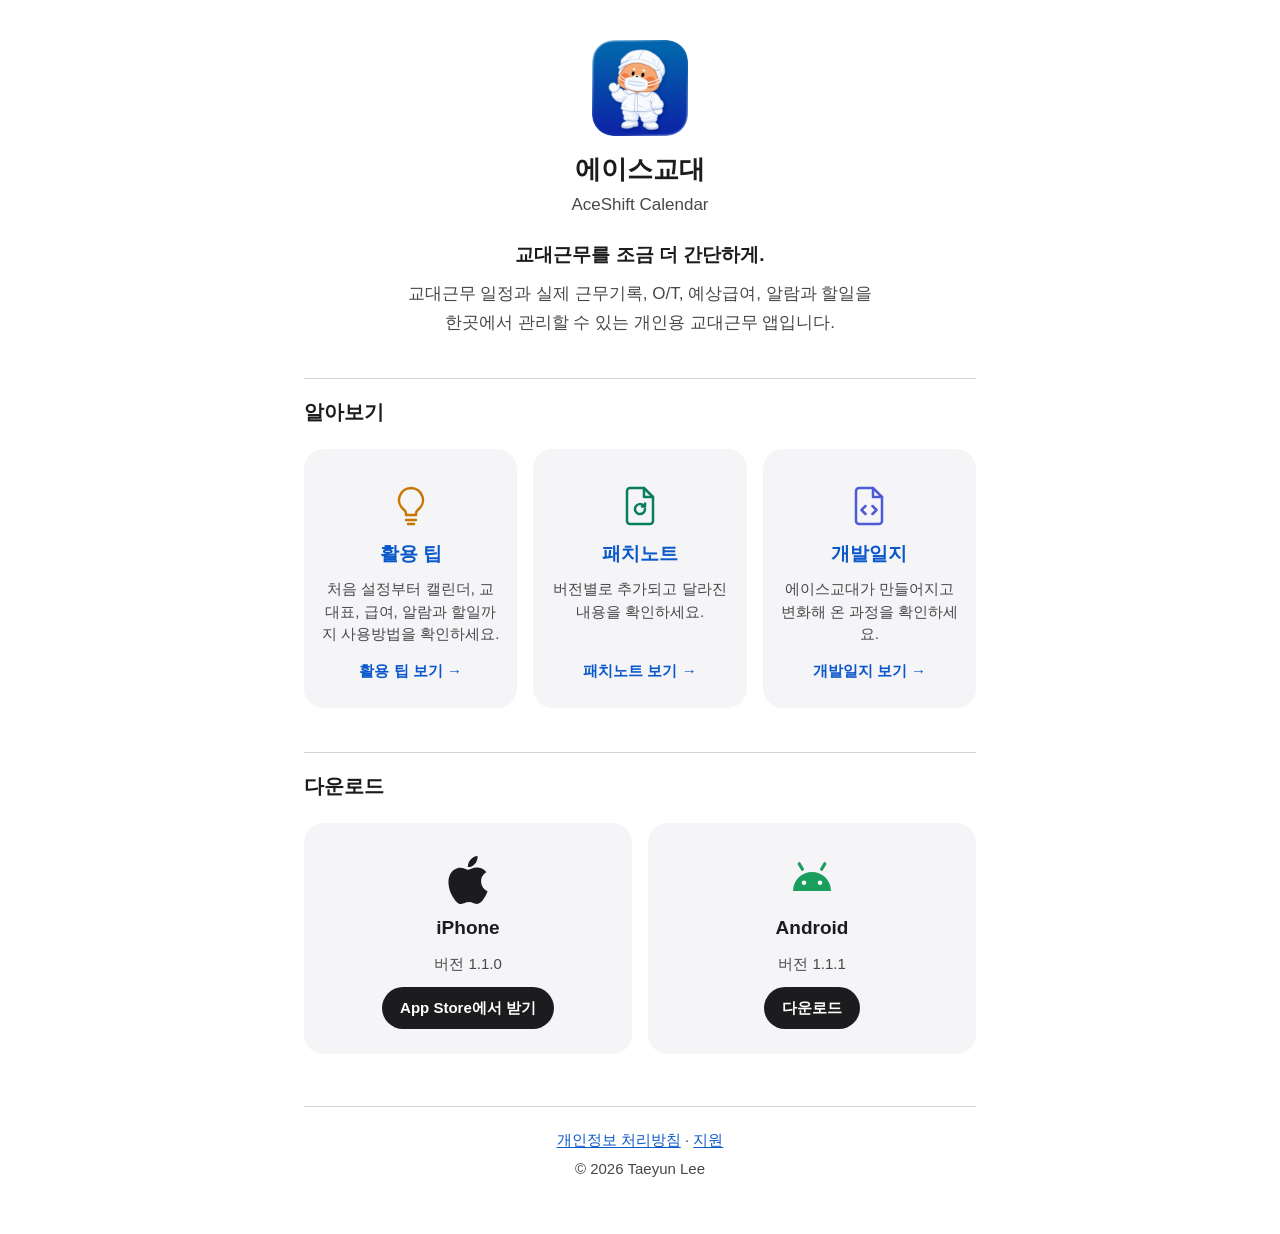
<file: index.html>
<!doctype html>
<html lang="ko">
<head>
  <meta charset="utf-8">
  <meta name="viewport" content="width=device-width, initial-scale=1">
  <title>에이스교대 (AceShift Calendar)</title>
  <link rel="stylesheet" href="./style.css">
  <link rel="stylesheet" href="./home.css?v=20261007-4">
</head>
<body>
  <header class="home-hero">
    <img class="home-hero-icon" src="./images/tips/app-icon.png" alt="" width="96" height="96">
    <h1>에이스교대</h1>
    <p class="subtitle" lang="en">AceShift Calendar</p>
    <p class="home-tagline">교대근무를 조금 더 간단하게.</p>
    <p class="home-lead">교대근무 일정과 실제 근무기록, O/T, 예상급여, 알람과 할일을 한곳에서 관리할 수 있는 개인용 교대근무 앱입니다.</p>
  </header>
  <main>
    <section aria-labelledby="learn-title">
      <h2 id="learn-title" class="home-section-title">알아보기</h2>
      <ul class="home-cards home-cards--3">
        <li>
          <a class="home-card" href="./tips.html">
            <svg class="icon-tips" viewBox="0 0 48 48" fill="none" stroke="currentColor" stroke-width="2.5" stroke-linecap="round" stroke-linejoin="round" aria-hidden="true" focusable="false"><path d="M24 6a12 12 0 0 0-7 21.7c1.3 1 2 2.4 2 3.9V33h10v-1.4c0-1.5.7-2.9 2-3.9A12 12 0 0 0 24 6z"/><path d="M19 38h10"/><path d="M21 42h6"/></svg>
            <span class="home-card-title">활용 팁</span>
            <span class="home-card-desc">처음 설정부터 캘린더, 교대표, 급여, 알람과 할일까지 사용방법을 확인하세요.</span>
            <span class="home-card-more">활용 팁 보기 →</span>
          </a>
        </li>
        <li>
          <a class="home-card" href="./patch-notes.html">
            <svg class="icon-patch" viewBox="0 0 48 48" fill="none" stroke="currentColor" stroke-width="2.5" stroke-linecap="round" stroke-linejoin="round" aria-hidden="true" focusable="false"><path d="M28 6H14a3 3 0 0 0-3 3v30a3 3 0 0 0 3 3h20a3 3 0 0 0 3-3V15z"/><path d="M28 6v9h9"/><path d="M29 27a5 5 0 1 1-1.5-3.5"/><path d="M29 21.5v3h-3"/></svg>
            <span class="home-card-title">패치노트</span>
            <span class="home-card-desc">버전별로 추가되고 달라진 내용을 확인하세요.</span>
            <span class="home-card-more">패치노트 보기 →</span>
          </a>
        </li>
        <li>
          <a class="home-card" href="./dev-log.html">
            <svg class="icon-dev" viewBox="0 0 48 48" fill="none" stroke="currentColor" stroke-width="2.5" stroke-linecap="round" stroke-linejoin="round" aria-hidden="true" focusable="false"><path d="M28 6H14a3 3 0 0 0-3 3v30a3 3 0 0 0 3 3h20a3 3 0 0 0 3-3V15z"/><path d="M28 6v9h9"/><path d="M20.5 24l-4 4 4 4"/><path d="M27.5 24l4 4-4 4"/></svg>
            <span class="home-card-title">개발일지</span>
            <span class="home-card-desc">에이스교대가 만들어지고 변화해 온 과정을 확인하세요.</span>
            <span class="home-card-more">개발일지 보기 →</span>
          </a>
        </li>
      </ul>
    </section>
    <section aria-labelledby="download-title">
      <h2 id="download-title" class="home-section-title">다운로드</h2>
      <ul class="home-cards">
        <li>
          <div class="home-card">
            <svg class="icon-apple" viewBox="0 0 24 24" fill="currentColor" aria-hidden="true" focusable="false"><path d="M12.152 6.896c-.948 0-2.415-1.078-3.96-1.04-2.04.027-3.91 1.183-4.961 3.014-2.117 3.675-.546 9.103 1.519 12.09 1.013 1.454 2.208 3.09 3.792 3.039 1.52-.065 2.09-.987 3.935-.987 1.831 0 2.35.987 3.96.948 1.637-.026 2.676-1.48 3.676-2.948 1.156-1.688 1.636-3.325 1.662-3.415-.039-.013-3.182-1.221-3.22-4.857-.026-3.04 2.48-4.494 2.597-4.559-1.429-2.09-3.623-2.324-4.39-2.376-2-.156-3.675 1.09-4.61 1.09zM15.53 3.83c.843-1.012 1.4-2.427 1.245-3.83-1.207.052-2.662.805-3.532 1.818-.78.896-1.454 2.338-1.273 3.714 1.338.104 2.715-.688 3.559-1.701"/></svg>
            <span class="home-card-title">iPhone</span>
            <span class="home-card-desc">버전 1.1.0</span>
            <a class="home-dl-btn" href="https://apps.apple.com/kr/app/%EC%97%90%EC%9D%B4%EC%8A%A4%EA%B5%90%EB%8C%80/id6818780601">App Store에서 받기</a>
          </div>
        </li>
        <li>
          <div class="home-card">
            <svg class="icon-android" viewBox="0 0 24 24" aria-hidden="true" focusable="false"><path d="M7.2 6.6 5.6 3.9M16.8 6.6l1.6-2.7" stroke="currentColor" stroke-width="1.6" stroke-linecap="round" fill="none"/><path d="M2.5 17.5a9.5 9.5 0 0 1 19 0z" fill="currentColor"/><circle cx="8" cy="13.4" r="1.15" fill="var(--home-card-bg)"/><circle cx="16" cy="13.4" r="1.15" fill="var(--home-card-bg)"/></svg>
            <span class="home-card-title">Android</span>
            <span class="home-card-desc">버전 1.1.1</span>
            <a class="home-dl-btn" href="./downloads/doodi-calender-1.1.1.apk" download type="application/vnd.android.package-archive">다운로드</a>
          </div>
        </li>
      </ul>
    </section>
  </main>
  <footer class="home-footer">
    <p><a href="./privacy.html">개인정보 처리방침</a> · <a href="./support.html">지원</a></p>
    <p>© 2026 Taeyun Lee</p>
  </footer>
</body>
</html>
</file>
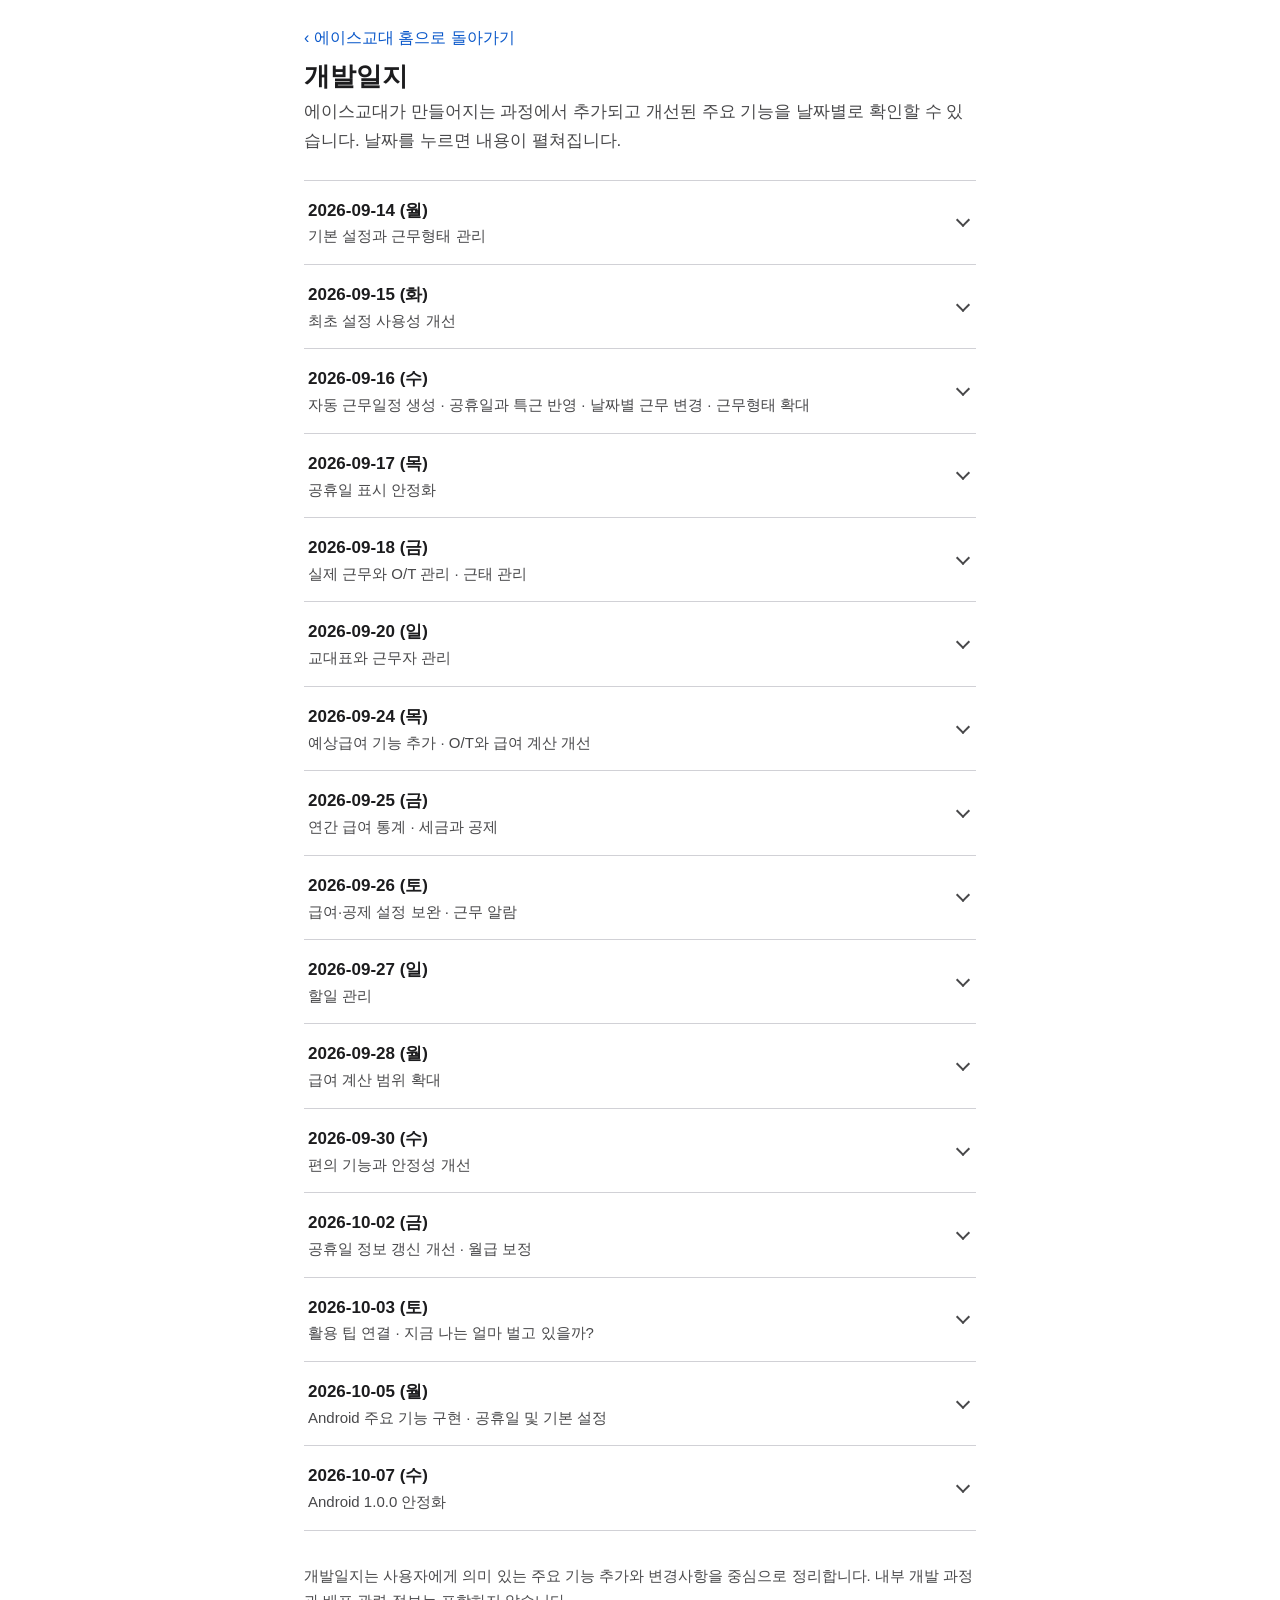
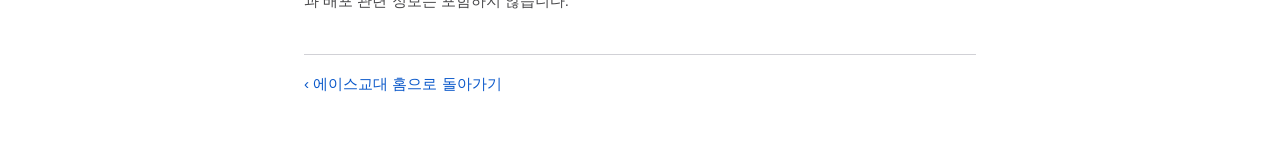
<file: dev-log.html>
<!doctype html>
<html lang="ko">
<head>
  <meta charset="utf-8">
  <meta name="viewport" content="width=device-width, initial-scale=1">
  <title>개발일지 · 에이스교대</title>
  <meta name="description" content="에이스교대에 추가되고 개선된 주요 기능을 날짜별로 정리한 개발 기록입니다.">
  <link rel="stylesheet" href="./style.css">
  <link rel="stylesheet" href="./log.css?v=20261010-1">
</head>
<body>
  <nav class="log-back" aria-label="이전 페이지"><a href="./index.html">‹ 에이스교대 홈으로 돌아가기</a></nav>
  <header>
    <h1>개발일지</h1>
    <p class="subtitle">에이스교대가 만들어지는 과정에서 추가되고 개선된 주요 기능을 날짜별로 확인할 수 있습니다. 날짜를 누르면 내용이 펼쳐집니다.</p>
  </header>
  <main>
    <section class="log-list" aria-label="날짜별 개발 기록">
      <details class="log-entry">
        <summary>
          <time datetime="2026-09-14">2026-09-14 (월)</time>
          <span class="log-topics">기본 설정과 근무형태 관리</span>
        </summary>
        <div class="log-body">
          <h3>기본 설정과 근무형태 관리</h3>
          <ul>
            <li>입사일, 근무형태, 근무조를 설정하는 최초 설정 기능을 추가했습니다.</li>
            <li>기간에 따라 달라지는 근무형태를 관리할 수 있도록 했습니다.</li>
            <li>앱을 종료한 뒤에도 설정한 근무정보가 유지되도록 구성했습니다.</li>
          </ul>
        </div>
      </details>
      <details class="log-entry">
        <summary>
          <time datetime="2026-09-15">2026-09-15 (화)</time>
          <span class="log-topics">최초 설정 사용성 개선</span>
        </summary>
        <div class="log-body">
          <h3>최초 설정 사용성 개선</h3>
          <ul>
            <li>앱 실행 시 설정 상태에 따라 최초 설정 또는 메인 화면으로 자동 이동하도록 개선했습니다.</li>
            <li>최초 설정을 단계별로 진행할 수 있도록 변경했습니다.</li>
            <li>근무형태를 바로 정하지 않고 나중에 설정할 수 있도록 했습니다.</li>
            <li>앱의 저장 정보를 직접 삭제하고 처음 상태부터 다시 설정할 수 있는 기능을 추가했습니다.</li>
          </ul>
        </div>
      </details>
      <details class="log-entry">
        <summary>
          <time datetime="2026-09-16">2026-09-16 (수)</time>
          <span class="log-topics">자동 근무일정 생성 · 공휴일과 특근 반영 · 날짜별 근무 변경 · 근무형태 확대</span>
        </summary>
        <div class="log-body">
          <h3>자동 근무일정 생성</h3>
          <ul>
            <li>4조 3교대 근무일정을 자동으로 생성하는 기능을 추가했습니다.</li>
            <li>주전근무의 기본 근무일정도 자동으로 표시하도록 했습니다.</li>
            <li>과거와 미래의 근무일정을 자동으로 확인할 수 있도록 했습니다.</li>
          </ul>
          <h3>공휴일과 특근 반영</h3>
          <ul>
            <li>대한민국 공휴일 정보를 근무일정에 반영하도록 했습니다.</li>
            <li>교대근무의 공휴일 특근과 주전근무의 공휴일 휴무를 자동으로 계산하도록 했습니다.</li>
            <li>네트워크 연결이 원활하지 않은 경우에도 기본 공휴일 정보를 사용할 수 있도록 했습니다.</li>
          </ul>
          <h3>날짜별 근무 변경</h3>
          <ul>
            <li>날짜를 선택해 근무 상세정보를 확인할 수 있게 했습니다.</li>
            <li>자동 생성된 근무와 다른 근무를 하는 경우 사용자가 직접 근무를 변경할 수 있도록 했습니다.</li>
            <li>직접 변경한 근무를 다시 원래 일정으로 되돌릴 수 있도록 했습니다.</li>
          </ul>
          <h3>근무형태 확대</h3>
          <ul>
            <li>2조 2교대와 3조 3교대 근무일정을 추가로 지원했습니다.</li>
            <li>근무형태나 근무조가 변경되어도 기존 근무 흐름이 자연스럽게 이어지도록 개선했습니다.</li>
          </ul>
        </div>
      </details>
      <details class="log-entry">
        <summary>
          <time datetime="2026-09-17">2026-09-17 (목)</time>
          <span class="log-topics">공휴일 표시 안정화</span>
        </summary>
        <div class="log-body">
          <h3>공휴일 표시 안정화</h3>
          <ul>
            <li>설날·추석·신정 및 대체공휴일의 명칭과 판정을 개선했습니다.</li>
            <li>일부 대체공휴일이 잘못된 명칭으로 표시되는 문제를 수정했습니다.</li>
          </ul>
        </div>
      </details>
      <details class="log-entry">
        <summary>
          <time datetime="2026-09-18">2026-09-18 (금)</time>
          <span class="log-topics">실제 근무와 O/T 관리 · 근태 관리</span>
        </summary>
        <div class="log-body">
          <h3>실제 근무와 O/T 관리</h3>
          <ul>
            <li>실제 출퇴근시간을 기록할 수 있도록 했습니다.</li>
            <li>자정을 넘기는 근무시간도 입력할 수 있도록 지원했습니다.</li>
            <li>실제 근로시간과 휴게시간을 계산할 수 있도록 했습니다.</li>
            <li>O/T, 휴일근로, 야간근로 등의 시간을 관리할 수 있도록 했습니다.</li>
          </ul>
          <h3>근태 관리</h3>
          <ul>
            <li>연차, 반차, 교육, 예비군 등 다양한 근태를 기록할 수 있도록 했습니다.</li>
            <li>예정 근무와 실제 근무, 근태를 함께 반영한 근무시간 계산을 지원했습니다.</li>
            <li>주간·월간 근무 통계를 확인할 수 있도록 했습니다.</li>
          </ul>
        </div>
      </details>
      <details class="log-entry">
        <summary>
          <time datetime="2026-09-20">2026-09-20 (일)</time>
          <span class="log-topics">교대표와 근무자 관리</span>
        </summary>
        <div class="log-body">
          <h3>교대표와 근무자 관리</h3>
          <ul>
            <li>주전근무와 2조 2교대, 3조 3교대, 4조 3교대의 조별 근무일정을 확인할 수 있도록 했습니다.</li>
            <li>함께 근무하는 사람의 이름, 직책, 상세 직무, 전화번호를 관리할 수 있도록 했습니다.</li>
            <li>근무자 검색과 그룹 분류 기능을 추가했습니다.</li>
            <li>근무자와 그룹의 표시 순서를 직접 변경할 수 있도록 했습니다.</li>
            <li>저장된 전화번호를 이용해 전화 또는 메시지로 연결할 수 있도록 했습니다.</li>
          </ul>
        </div>
      </details>
      <details class="log-entry">
        <summary>
          <time datetime="2026-09-24">2026-09-24 (목)</time>
          <span class="log-topics">예상급여 기능 추가 · O/T와 급여 계산 개선</span>
        </summary>
        <div class="log-body">
          <h3>예상급여 기능 추가</h3>
          <ul>
            <li>사용자가 입력한 시급과 근무기록을 기준으로 예상급여를 계산할 수 있도록 했습니다.</li>
            <li>기본급, O/T, 인센티브, 연월차, 기타수당을 관리할 수 있도록 했습니다.</li>
            <li>급여연도와 지급월을 기준으로 급여 정보를 관리할 수 있도록 했습니다.</li>
          </ul>
          <h3>O/T와 급여 계산 개선</h3>
          <ul>
            <li>근무형태가 변경되는 경우 급여조건이 적용되는 시점을 정리했습니다.</li>
            <li>O/T가 발생한 시점의 급여조건을 기준으로 금액이 계산되도록 개선했습니다.</li>
            <li>날짜별 상세 화면에서도 예상 O/T 금액을 확인할 수 있도록 했습니다.</li>
            <li>연월차 금액과 이월내역 계산을 개선했습니다.</li>
          </ul>
        </div>
      </details>
      <details class="log-entry">
        <summary>
          <time datetime="2026-09-25">2026-09-25 (금)</time>
          <span class="log-topics">연간 급여 통계 · 세금과 공제</span>
        </summary>
        <div class="log-body">
          <h3>연간 급여 통계</h3>
          <ul>
            <li>연도별 예상급여 내역을 한 화면에서 확인할 수 있도록 했습니다.</li>
            <li>월급, 인센티브, 연월차, 기타수당을 연간 기준으로 확인할 수 있도록 했습니다.</li>
            <li>지급 전 예상금액과 현재까지의 지급내역을 구분해 확인할 수 있도록 했습니다.</li>
          </ul>
          <h3>세금과 공제</h3>
          <ul>
            <li>예상 근로소득세와 지방소득세 계산 기능을 추가했습니다.</li>
            <li>국민연금, 건강보험, 장기요양보험, 고용보험 계산을 지원했습니다.</li>
            <li>사용자가 직접 추가 공제항목을 등록할 수 있도록 했습니다.</li>
            <li>공제 후 예상 실수령액을 확인할 수 있도록 했습니다.</li>
          </ul>
        </div>
      </details>
      <details class="log-entry">
        <summary>
          <time datetime="2026-09-26">2026-09-26 (토)</time>
          <span class="log-topics">급여·공제 설정 보완 · 근무 알람</span>
        </summary>
        <div class="log-body">
          <h3>급여·공제 설정 보완</h3>
          <ul>
            <li>반복 공제와 회사 지원금 관련 설정을 추가했습니다.</li>
            <li>특정 급여에 세금 추가공제 또는 환급금액을 직접 입력할 수 있도록 했습니다.</li>
            <li>과거 급여 설정과 향후 급여 설정이 서로 잘못 영향을 주지 않도록 개선했습니다.</li>
          </ul>
          <h3>근무 알람</h3>
          <ul>
            <li>근무일정에 맞춰 자동으로 알람을 설정할 수 있도록 했습니다.</li>
            <li>근무별로 여러 개의 알람을 등록할 수 있도록 했습니다.</li>
            <li>이번 근무와 다음 근무의 알람을 확인할 수 있도록 했습니다.</li>
            <li>공휴일 제외, 특정 요일, 정시 알람 등 다양한 설정을 지원했습니다.</li>
            <li>근무일정이 변경되면 관련 알람도 자동으로 다시 맞춰지도록 했습니다.</li>
          </ul>
        </div>
      </details>
      <details class="log-entry">
        <summary>
          <time datetime="2026-09-27">2026-09-27 (일)</time>
          <span class="log-topics">할일 관리</span>
        </summary>
        <div class="log-body">
          <h3>할일 관리</h3>
          <ul>
            <li>개인 할일을 작성하고 관리할 수 있는 기능을 추가했습니다.</li>
            <li>중요도, 납기일, 메모를 설정할 수 있도록 했습니다.</li>
            <li>오늘, 내일, 기한초과, 완료한 할일을 구분해 확인할 수 있도록 했습니다.</li>
            <li>캘린더 날짜와 할일을 함께 확인할 수 있도록 했습니다.</li>
            <li>반복 할일과 여러 개의 알림을 지원했습니다.</li>
            <li>하나의 할일을 여러 단계로 나누는 세부 할일 기능을 추가했습니다.</li>
          </ul>
        </div>
      </details>
      <details class="log-entry">
        <summary>
          <time datetime="2026-09-28">2026-09-28 (월)</time>
          <span class="log-topics">급여 계산 범위 확대</span>
        </summary>
        <div class="log-body">
          <h3>급여 계산 범위 확대</h3>
          <ul>
            <li>월급 외 별도로 지급되는 금액의 예상 세금 계산을 개선했습니다.</li>
            <li>과거 연도의 세금과 보험료 기준을 이용한 예상 계산 범위를 확대했습니다.</li>
            <li>반복수당의 지급일 설정을 보완했습니다.</li>
            <li>과거 공휴일 정보를 이용한 급여일 계산을 개선했습니다.</li>
          </ul>
        </div>
      </details>
      <details class="log-entry">
        <summary>
          <time datetime="2026-09-30">2026-09-30 (수)</time>
          <span class="log-topics">편의 기능과 안정성 개선</span>
        </summary>
        <div class="log-body">
          <h3>편의 기능과 안정성 개선</h3>
          <ul>
            <li>동료의 근태를 관리할 수 있는 기능을 추가했습니다.</li>
            <li>반복 할일에서 여러 근무형태를 동시에 선택할 수 있도록 했습니다.</li>
            <li>반복 할일의 세부 할일을 템플릿으로 사용할 수 있도록 했습니다.</li>
            <li>여러 할일을 한 번에 삭제하거나 밀어서 삭제할 수 있도록 했습니다.</li>
            <li>날짜별 메모 작성과 검색 기능을 추가했습니다.</li>
            <li>급여·보험·공제 금액 입력 시 큰 금액을 보다 쉽게 확인할 수 있도록 개선했습니다.</li>
            <li>공휴일이 중복 적용되는 일부 경우를 개선했습니다.</li>
          </ul>
        </div>
      </details>
      <details class="log-entry">
        <summary>
          <time datetime="2026-10-02">2026-10-02 (금)</time>
          <span class="log-topics">공휴일 정보 갱신 개선 · 월급 보정</span>
        </summary>
        <div class="log-body">
          <h3>공휴일 정보 갱신 개선</h3>
          <ul>
            <li>공휴일 정보를 보다 안정적으로 갱신하도록 구조를 개선했습니다.</li>
            <li>최신 정보를 가져오지 못하는 경우에도 앱에 저장된 공휴일 정보를 계속 사용할 수 있도록 했습니다.</li>
            <li>오래된 공휴일 정보가 더 최신 정보로 잘못 교체되는 상황을 방지했습니다.</li>
          </ul>
          <h3>월급 보정</h3>
          <ul>
            <li>특정 지급월의 예상 월급에 추가 또는 차감 금액을 직접 반영할 수 있는 ‘월급 보정’ 기능을 추가했습니다.</li>
            <li>여러 개의 보정항목과 양수·음수 금액을 지원합니다.</li>
            <li>보정된 월급을 기준으로 기존 세금과 보험, 공제 계산이 함께 적용됩니다.</li>
          </ul>
        </div>
      </details>
      <details class="log-entry">
        <summary>
          <time datetime="2026-10-03">2026-10-03 (토)</time>
          <span class="log-topics">활용 팁 연결 · 지금 나는 얼마 벌고 있을까?</span>
        </summary>
        <div class="log-body">
          <h3>활용 팁 연결</h3>
          <ul>
            <li>앱에서 활용 팁 페이지를 바로 열 수 있도록 연결했습니다.</li>
            <li>처음 설정부터 캘린더, 교대표, 급여, 알람, 할일까지 주요 기능의 사용방법을 앱에서 쉽게 확인할 수 있도록 했습니다.</li>
          </ul>
          <h3>지금 나는 얼마 벌고 있을까?</h3>
          <ul>
            <li>현재 근무시간과 설정한 시급을 바탕으로 지금까지의 예상 수입을 실시간으로 확인할 수 있는 기능을 추가했습니다.</li>
            <li>근무시간과 O/T, 야간·특근 구간에 따라 예상 금액이 실시간으로 변하도록 구성했습니다.</li>
          </ul>
        </div>
      </details>
      <details class="log-entry">
        <summary>
          <time datetime="2026-10-05">2026-10-05 (월)</time>
          <span class="log-topics">Android 주요 기능 구현 · 공휴일 및 기본 설정</span>
        </summary>
        <div class="log-body">
          <h3>Android 주요 기능 구현</h3>
          <ul>
            <li>Android에서도 교대근무 캘린더와 교대표, 실제근무, O/T, 근태 등 주요 근무관리 기능을 사용할 수 있도록 구현했습니다.</li>
            <li>예상급여와 세금·공제, 연간통계 등 급여 관련 기능을 함께 구현했습니다.</li>
            <li>근무 알람과 할일, 반복·세부할일 등 일상 관리 기능을 Android 환경에 맞게 구성했습니다.</li>
          </ul>
          <h3>공휴일 및 기본 설정</h3>
          <ul>
            <li>대한민국 공휴일 정보를 Android에서도 확인할 수 있도록 공휴일 기능을 구현했습니다.</li>
            <li>NAS 서버를 통한 공휴일 정보 갱신 구조를 연동했습니다.</li>
            <li>앱 설정과 사용자 데이터 초기화 기능을 함께 구현했습니다.</li>
          </ul>
        </div>
      </details>
      <details class="log-entry">
        <summary>
          <time datetime="2026-10-07">2026-10-07 (수)</time>
          <span class="log-topics">Android 1.0.0 안정화</span>
        </summary>
        <div class="log-body">
          <h3>Android 1.0.0 안정화</h3>
          <ul>
            <li>주요 기능 구현을 마치고 신규 기능 추가보다 실사용 테스트와 안정화 작업에 집중하는 단계로 전환했습니다.</li>
            <li>실제 사용 흐름을 기준으로 주요 기능과 화면 동작을 점검하고 수정했습니다.</li>
            <li>정식 버전 배포를 위한 Android 1.0.0 Release Candidate 검증을 시작했습니다.</li>
          </ul>
        </div>
      </details>
    </section>
    <p class="log-note">개발일지는 사용자에게 의미 있는 주요 기능 추가와 변경사항을 중심으로 정리합니다. 내부 개발 과정과 배포 관련 정보는 포함하지 않습니다.</p>
  </main>
  <footer>
    <a href="./index.html">‹ 에이스교대 홈으로 돌아가기</a>
  </footer>
</body>
</html>
</file>
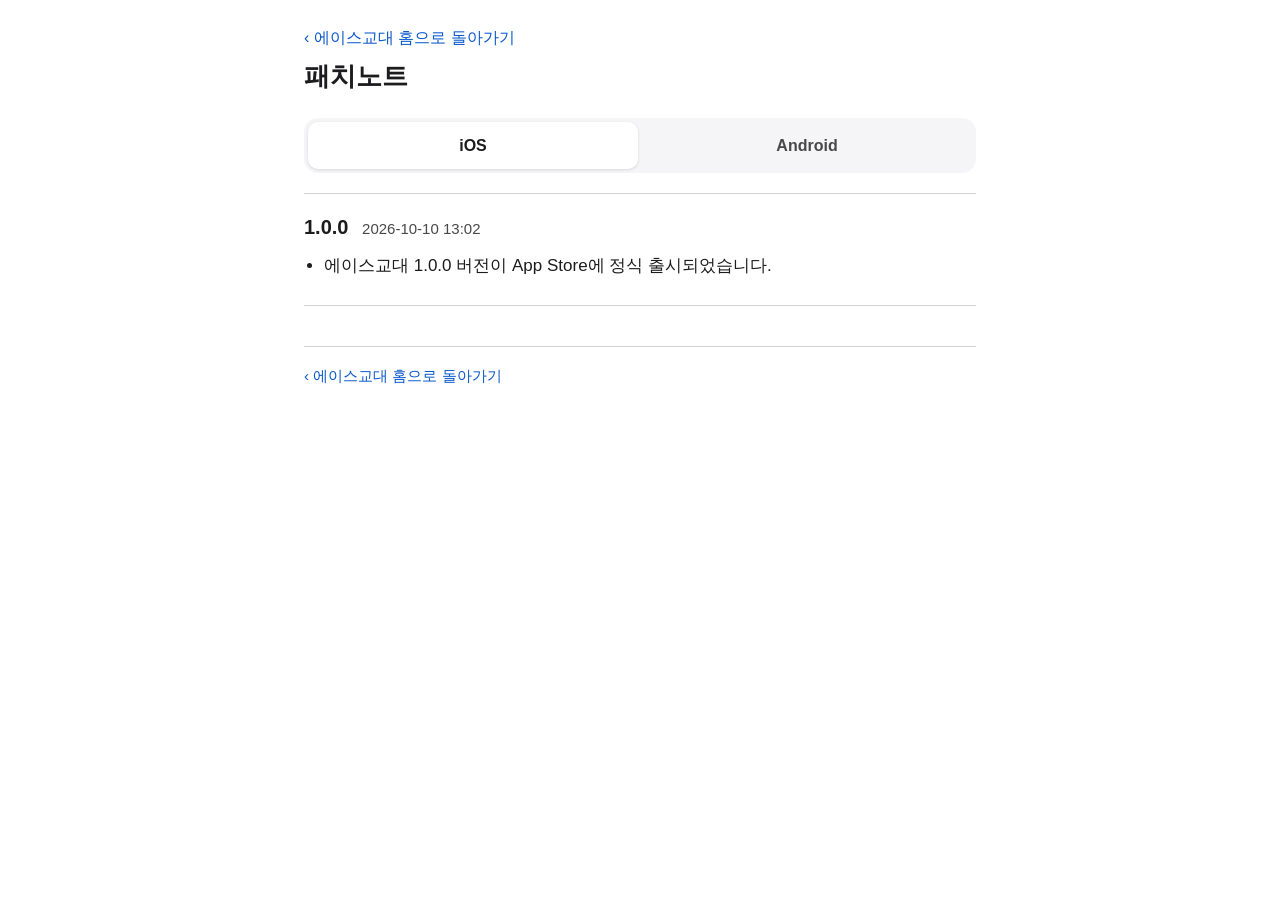
<file: patch-notes.html>
<!doctype html>
<html lang="ko">
<head>
  <meta charset="utf-8">
  <meta name="viewport" content="width=device-width, initial-scale=1">
  <title>패치노트 · 에이스교대</title>
  <meta name="description" content="에이스교대 버전별 변경사항입니다.">
  <link rel="stylesheet" href="./style.css">
  <link rel="stylesheet" href="./log.css?v=20261010-1">
</head>
<body>
  <nav class="log-back" aria-label="이전 페이지"><a href="./index.html">‹ 에이스교대 홈으로 돌아가기</a></nav>
  <header>
    <h1>패치노트</h1>
  </header>
  <main>
    <div class="patch-tabs" role="tablist" aria-label="플랫폼">
      <button type="button" role="tab" id="tab-ios" aria-controls="panel-ios" aria-selected="true">iOS</button>
      <button type="button" role="tab" id="tab-android" aria-controls="panel-android" aria-selected="false" tabindex="-1">Android</button>
    </div>
    <!-- 변경사항은 각 패널 안에 아래 형식으로 최신 버전이 위에 오도록 추가 (id는 패널마다 겹치지 않게)
    <section class="patch-entry" aria-labelledby="ios-1-0-1">
      <h2 id="ios-1-0-1">1.0.1 <time datetime="YYYY-MM-DD">YYYY-MM-DD</time></h2>
      <ul><li>변경 내용</li></ul>
    </section>
    -->
    <section class="patch-panel" id="panel-ios" role="tabpanel" aria-labelledby="tab-ios">
      <section class="patch-entry" aria-labelledby="ios-1-0-0">
        <h2 id="ios-1-0-0">1.0.0 <time datetime="2026-10-10T13:02+09:00">2026-10-10 13:02</time></h2>
        <ul><li>에이스교대 1.0.0 버전이 App Store에 정식 출시되었습니다.</li></ul>
      </section>
    </section>
    <section class="patch-panel" id="panel-android" role="tabpanel" aria-labelledby="tab-android" hidden>
      <section class="patch-entry" aria-labelledby="android-1-1-0">
        <h2 id="android-1-1-0">1.1.0 <time datetime="2026-10-12T04:43+09:00">2026-10-12 04:43</time></h2>
        <ul>
          <li>근무자 직급 추가 및 등록·수정 화면 개선</li>
          <li>근무자 소속 근무조 변경 기능 추가</li>
          <li>근무자·그룹 정보 백업 및 복원 기능 추가</li>
          <li>근무자 스와이프 삭제 및 드래그 정렬 지원</li>
          <li>그룹 관리 및 근무자 수정 기능 개선</li>
          <li>근무코드 표시 이름 사용자 지정 기능 추가</li>
          <li>교대표 근무조 빠른 이동 기능 추가</li>
          <li>알람 표시 및 권한 처리 개선</li>
          <li>앱 업데이트 확인 기능 추가</li>
          <li>기타 UI 개선 및 안정성 향상</li>
        </ul>
      </section>
    </section>
  </main>
  <script>
    // 상단 탭 전환 (#android 주소로 열면 Android 탭부터 표시)
    (() => {
      const tabs = [...document.querySelectorAll('.patch-tabs [role="tab"]')];
      const select = (tab, focus) => {
        for (const t of tabs) {
          const on = t === tab;
          t.setAttribute("aria-selected", on);
          t.tabIndex = on ? 0 : -1;
          document.getElementById(t.getAttribute("aria-controls")).hidden = !on;
        }
        if (focus) tab.focus();
        history.replaceState(null, "", tab.id === "tab-android" ? "#android" : location.pathname);
      };
      tabs.forEach((t, i) => {
        t.addEventListener("click", () => select(t));
        t.addEventListener("keydown", (e) => {
          const d = e.key === "ArrowRight" ? 1 : e.key === "ArrowLeft" ? -1 : 0;
          if (d) { e.preventDefault(); select(tabs[(i + d + tabs.length) % tabs.length], true); }
        });
      });
      if (location.hash === "#android") select(tabs[1]);
    })();
  </script>
  <footer>
    <a href="./index.html">‹ 에이스교대 홈으로 돌아가기</a>
  </footer>
</body>
</html>
</file>
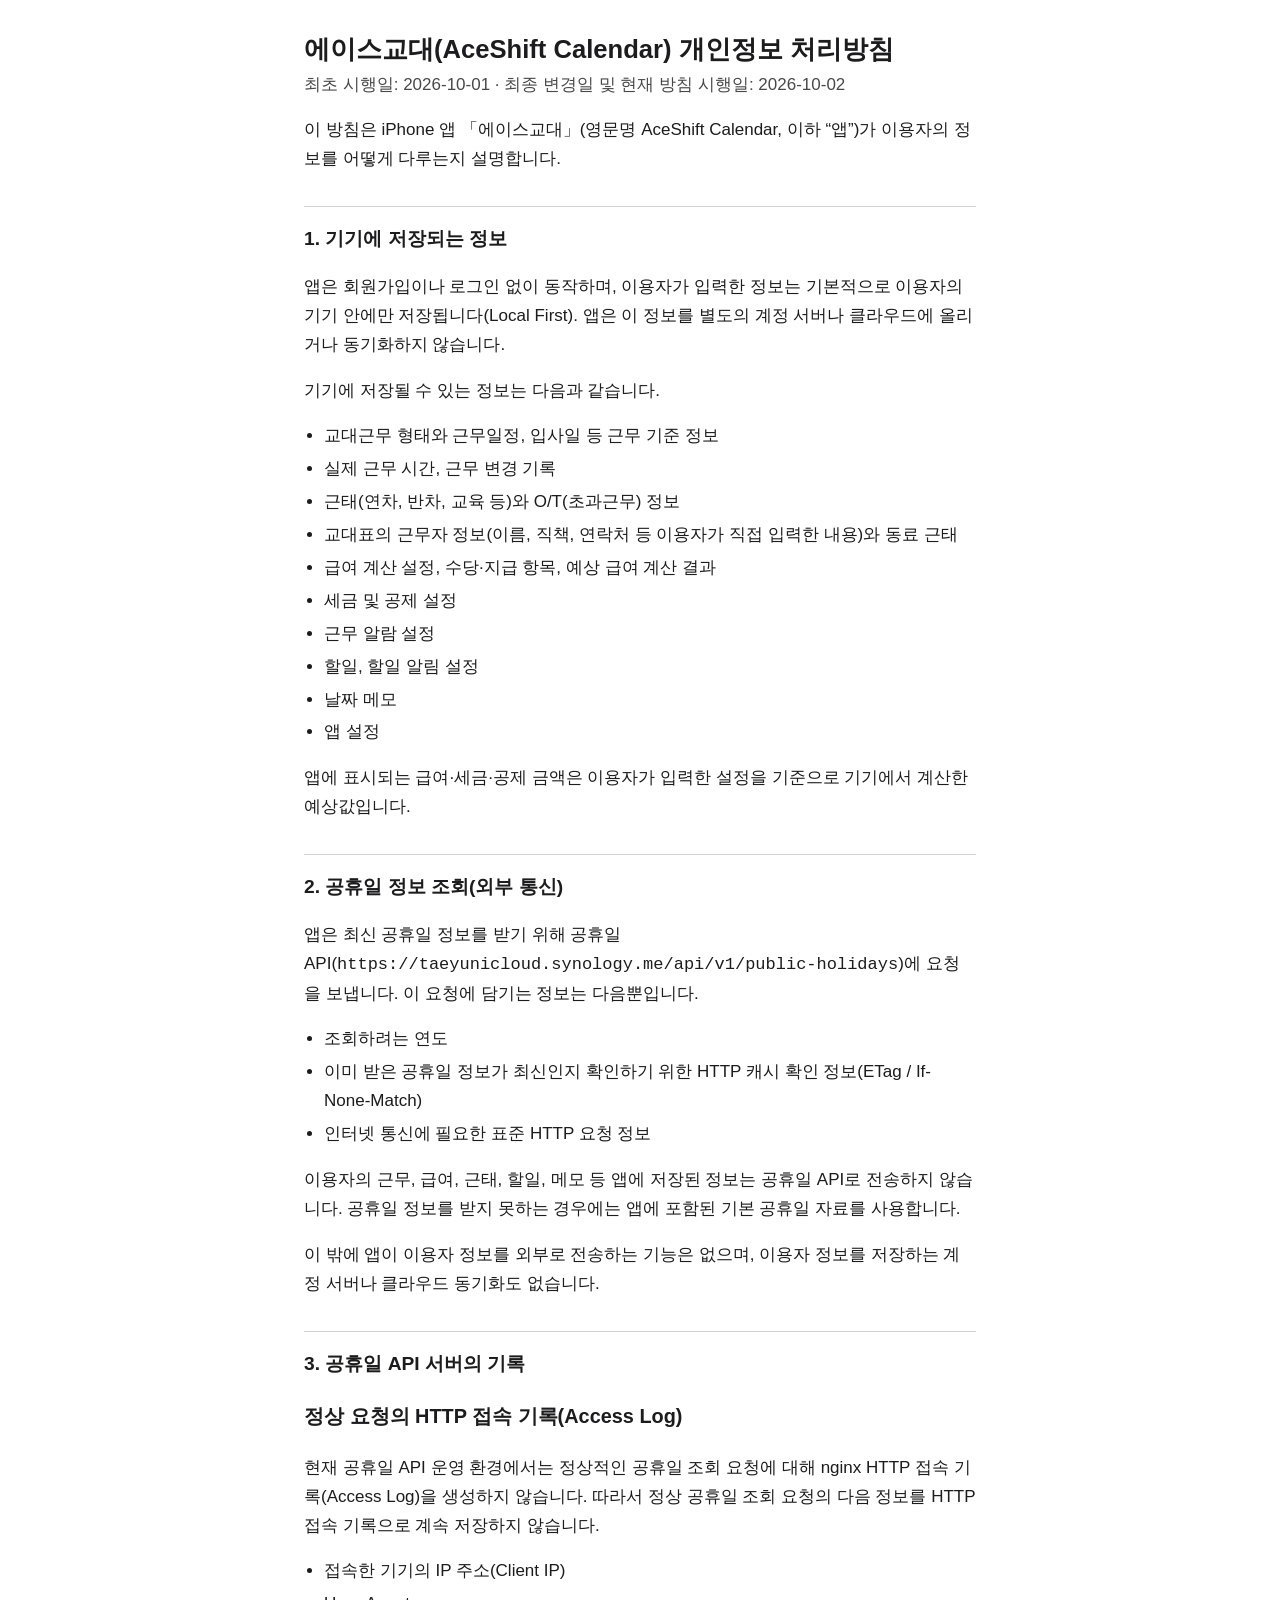
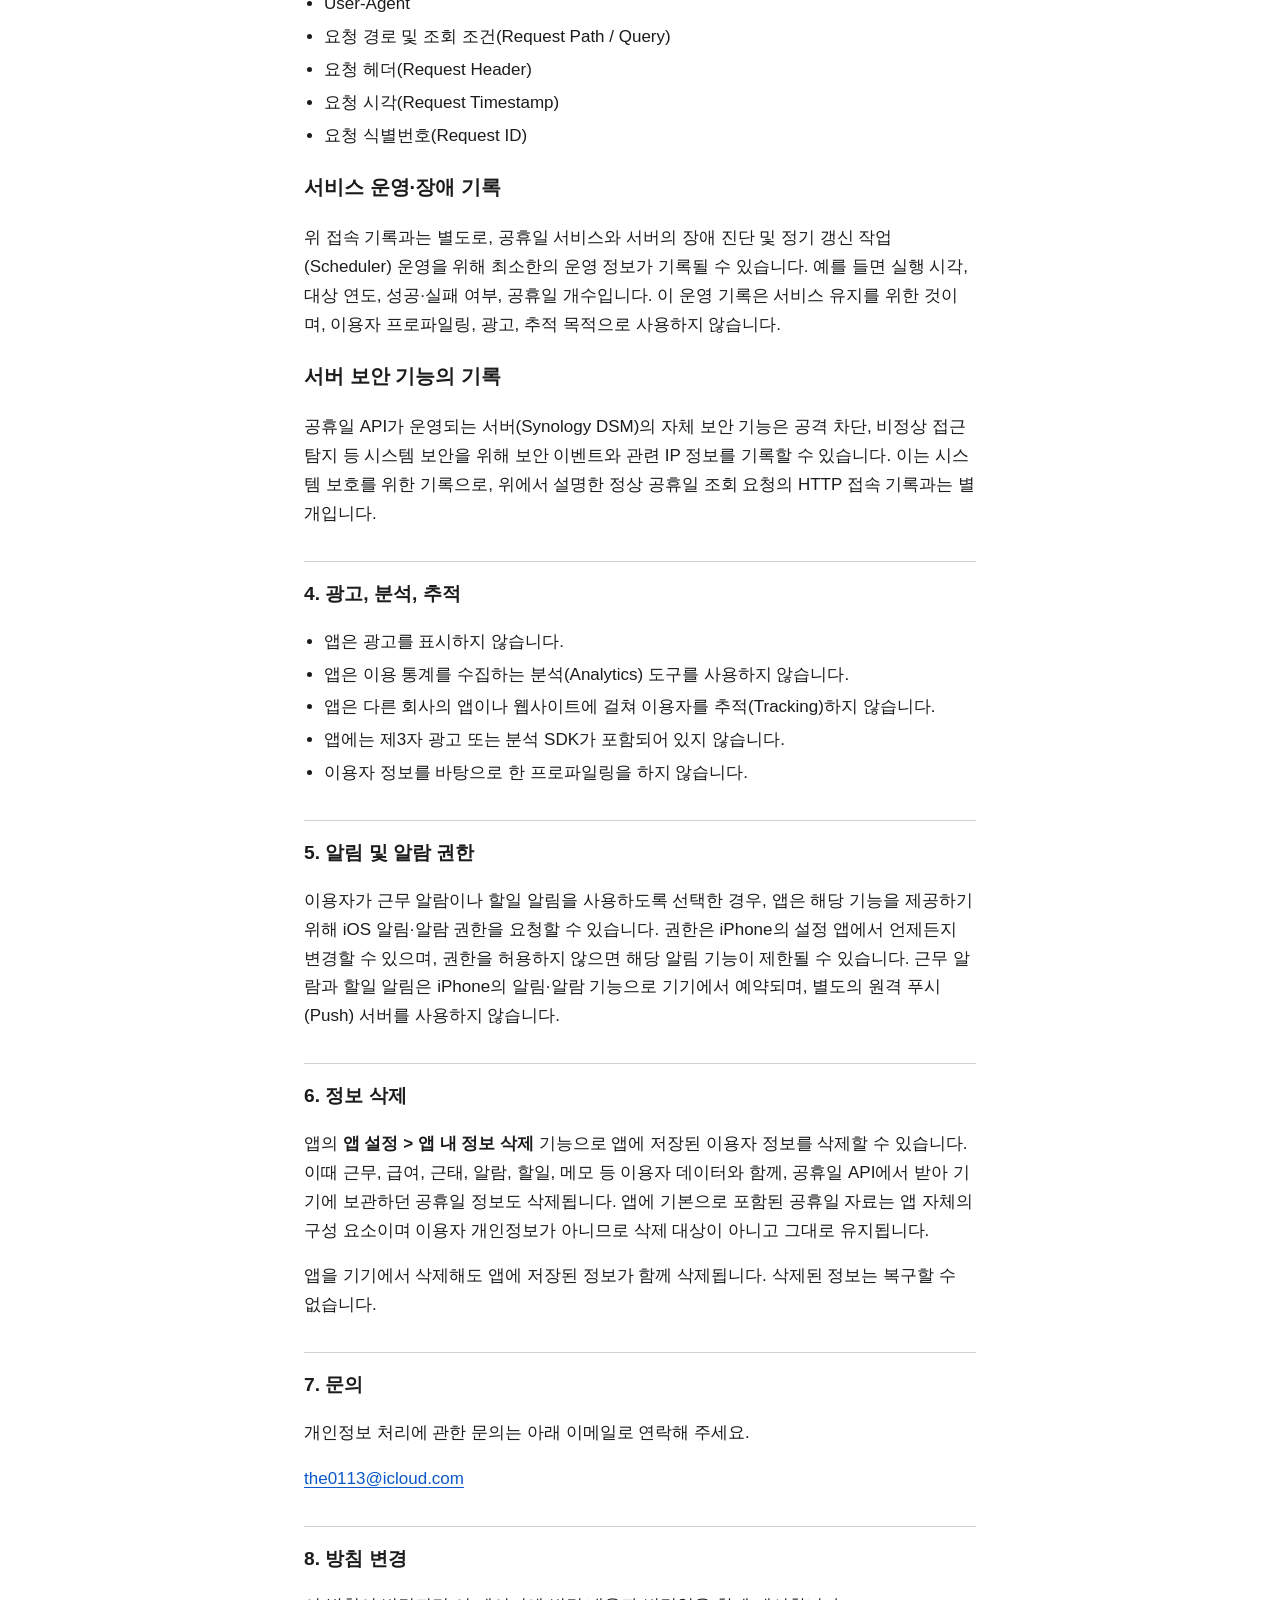
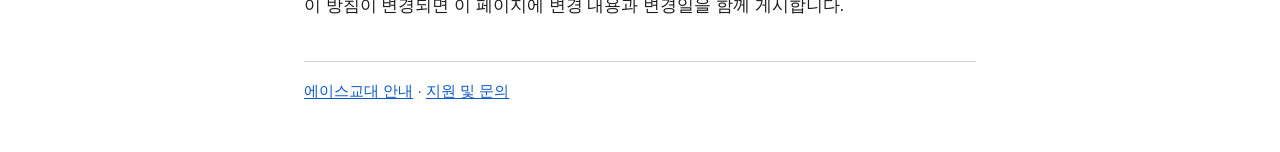
<file: privacy.html>
<!doctype html>
<html lang="ko">
<head>
  <meta charset="utf-8">
  <meta name="viewport" content="width=device-width, initial-scale=1">
  <title>에이스교대(AceShift Calendar) 개인정보 처리방침</title>
  <link rel="stylesheet" href="./style.css">
</head>
<body>
  <header>
    <h1>에이스교대(AceShift Calendar) 개인정보 처리방침</h1>
    <p class="updated">최초 시행일: 2026-10-01 · 최종 변경일 및 현재 방침 시행일: 2026-10-02</p>
  </header>
  <main>
    <p>이 방침은 iPhone 앱 「에이스교대」(영문명 AceShift Calendar, 이하 “앱”)가 이용자의 정보를 어떻게 다루는지 설명합니다.</p>

    <section>
      <h2>1. 기기에 저장되는 정보</h2>
      <p>앱은 회원가입이나 로그인 없이 동작하며, 이용자가 입력한 정보는 기본적으로 이용자의 기기 안에만 저장됩니다(Local First). 앱은 이 정보를 별도의 계정 서버나 클라우드에 올리거나 동기화하지 않습니다.</p>
      <p>기기에 저장될 수 있는 정보는 다음과 같습니다.</p>
      <ul>
        <li>교대근무 형태와 근무일정, 입사일 등 근무 기준 정보</li>
        <li>실제 근무 시간, 근무 변경 기록</li>
        <li>근태(연차, 반차, 교육 등)와 O/T(초과근무) 정보</li>
        <li>교대표의 근무자 정보(이름, 직책, 연락처 등 이용자가 직접 입력한 내용)와 동료 근태</li>
        <li>급여 계산 설정, 수당·지급 항목, 예상 급여 계산 결과</li>
        <li>세금 및 공제 설정</li>
        <li>근무 알람 설정</li>
        <li>할일, 할일 알림 설정</li>
        <li>날짜 메모</li>
        <li>앱 설정</li>
      </ul>
      <p>앱에 표시되는 급여·세금·공제 금액은 이용자가 입력한 설정을 기준으로 기기에서 계산한 예상값입니다.</p>
    </section>

    <section>
      <h2>2. 공휴일 정보 조회(외부 통신)</h2>
      <p>앱은 최신 공휴일 정보를 받기 위해 공휴일 API(<code>https://taeyunicloud.synology.me/api/v1/public-holidays</code>)에 요청을 보냅니다. 이 요청에 담기는 정보는 다음뿐입니다.</p>
      <ul>
        <li>조회하려는 연도</li>
        <li>이미 받은 공휴일 정보가 최신인지 확인하기 위한 HTTP 캐시 확인 정보(ETag / If-None-Match)</li>
        <li>인터넷 통신에 필요한 표준 HTTP 요청 정보</li>
      </ul>
      <p>이용자의 근무, 급여, 근태, 할일, 메모 등 앱에 저장된 정보는 공휴일 API로 전송하지 않습니다. 공휴일 정보를 받지 못하는 경우에는 앱에 포함된 기본 공휴일 자료를 사용합니다.</p>
      <p>이 밖에 앱이 이용자 정보를 외부로 전송하는 기능은 없으며, 이용자 정보를 저장하는 계정 서버나 클라우드 동기화도 없습니다.</p>
    </section>

    <section>
      <h2>3. 공휴일 API 서버의 기록</h2>
      <h3>정상 요청의 HTTP 접속 기록(Access Log)</h3>
      <p>현재 공휴일 API 운영 환경에서는 정상적인 공휴일 조회 요청에 대해 nginx HTTP 접속 기록(Access Log)을 생성하지 않습니다. 따라서 정상 공휴일 조회 요청의 다음 정보를 HTTP 접속 기록으로 계속 저장하지 않습니다.</p>
      <ul>
        <li>접속한 기기의 IP 주소(Client IP)</li>
        <li>User-Agent</li>
        <li>요청 경로 및 조회 조건(Request Path / Query)</li>
        <li>요청 헤더(Request Header)</li>
        <li>요청 시각(Request Timestamp)</li>
        <li>요청 식별번호(Request ID)</li>
      </ul>
      <h3>서비스 운영·장애 기록</h3>
      <p>위 접속 기록과는 별도로, 공휴일 서비스와 서버의 장애 진단 및 정기 갱신 작업(Scheduler) 운영을 위해 최소한의 운영 정보가 기록될 수 있습니다. 예를 들면 실행 시각, 대상 연도, 성공·실패 여부, 공휴일 개수입니다. 이 운영 기록은 서비스 유지를 위한 것이며, 이용자 프로파일링, 광고, 추적 목적으로 사용하지 않습니다.</p>
      <h3>서버 보안 기능의 기록</h3>
      <p>공휴일 API가 운영되는 서버(Synology DSM)의 자체 보안 기능은 공격 차단, 비정상 접근 탐지 등 시스템 보안을 위해 보안 이벤트와 관련 IP 정보를 기록할 수 있습니다. 이는 시스템 보호를 위한 기록으로, 위에서 설명한 정상 공휴일 조회 요청의 HTTP 접속 기록과는 별개입니다.</p>
    </section>

    <section>
      <h2>4. 광고, 분석, 추적</h2>
      <ul>
        <li>앱은 광고를 표시하지 않습니다.</li>
        <li>앱은 이용 통계를 수집하는 분석(Analytics) 도구를 사용하지 않습니다.</li>
        <li>앱은 다른 회사의 앱이나 웹사이트에 걸쳐 이용자를 추적(Tracking)하지 않습니다.</li>
        <li>앱에는 제3자 광고 또는 분석 SDK가 포함되어 있지 않습니다.</li>
        <li>이용자 정보를 바탕으로 한 프로파일링을 하지 않습니다.</li>
      </ul>
    </section>

    <section>
      <h2>5. 알림 및 알람 권한</h2>
      <p>이용자가 근무 알람이나 할일 알림을 사용하도록 선택한 경우, 앱은 해당 기능을 제공하기 위해 iOS 알림·알람 권한을 요청할 수 있습니다. 권한은 iPhone의 설정 앱에서 언제든지 변경할 수 있으며, 권한을 허용하지 않으면 해당 알림 기능이 제한될 수 있습니다. 근무 알람과 할일 알림은 iPhone의 알림·알람 기능으로 기기에서 예약되며, 별도의 원격 푸시(Push) 서버를 사용하지 않습니다.</p>
    </section>

    <section>
      <h2>6. 정보 삭제</h2>
      <p>앱의 <strong>앱 설정 &gt; 앱 내 정보 삭제</strong> 기능으로 앱에 저장된 이용자 정보를 삭제할 수 있습니다. 이때 근무, 급여, 근태, 알람, 할일, 메모 등 이용자 데이터와 함께, 공휴일 API에서 받아 기기에 보관하던 공휴일 정보도 삭제됩니다. 앱에 기본으로 포함된 공휴일 자료는 앱 자체의 구성 요소이며 이용자 개인정보가 아니므로 삭제 대상이 아니고 그대로 유지됩니다.</p>
      <p>앱을 기기에서 삭제해도 앱에 저장된 정보가 함께 삭제됩니다. 삭제된 정보는 복구할 수 없습니다.</p>
    </section>

    <section>
      <h2>7. 문의</h2>
      <p>개인정보 처리에 관한 문의는 아래 이메일로 연락해 주세요.</p>
      <p><a href="mailto:the0113@icloud.com">the0113@icloud.com</a></p>
    </section>

    <section>
      <h2>8. 방침 변경</h2>
      <p>이 방침이 변경되면 이 페이지에 변경 내용과 변경일을 함께 게시합니다.</p>
    </section>
  </main>
  <footer>
    <a href="./index.html">에이스교대 안내</a> · <a href="./support.html">지원 및 문의</a>
  </footer>
</body>
</html>
</file>
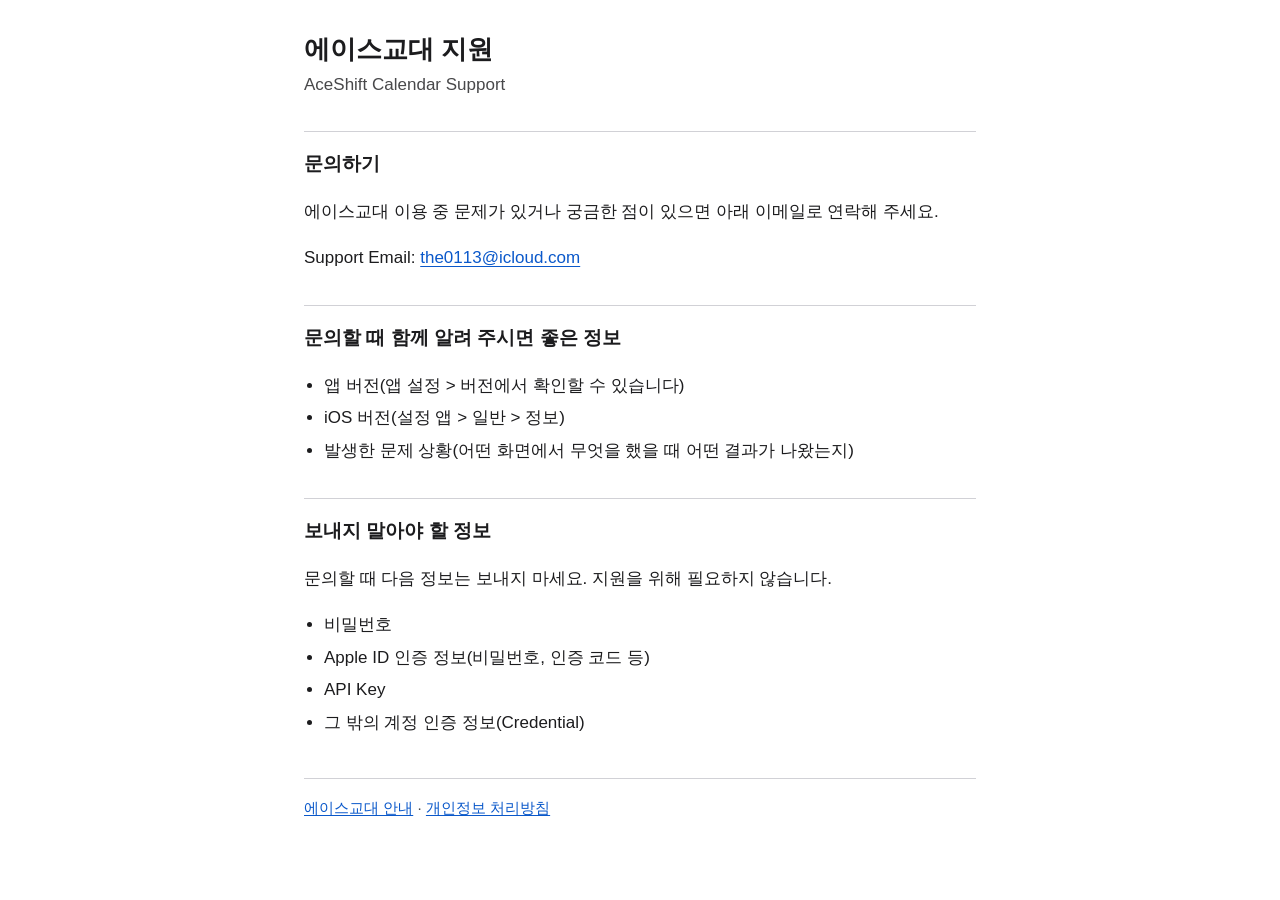
<file: support.html>
<!doctype html>
<html lang="ko">
<head>
  <meta charset="utf-8">
  <meta name="viewport" content="width=device-width, initial-scale=1">
  <title>에이스교대(AceShift Calendar) 지원</title>
  <link rel="stylesheet" href="./style.css">
</head>
<body>
  <header>
    <h1>에이스교대 지원</h1>
    <p class="subtitle" lang="en">AceShift Calendar Support</p>
  </header>
  <main>
    <section>
      <h2>문의하기</h2>
      <p>에이스교대 이용 중 문제가 있거나 궁금한 점이 있으면 아래 이메일로 연락해 주세요.</p>
      <p>Support Email: <a href="mailto:the0113@icloud.com">the0113@icloud.com</a></p>
    </section>

    <section>
      <h2>문의할 때 함께 알려 주시면 좋은 정보</h2>
      <ul>
        <li>앱 버전(앱 설정 &gt; 버전에서 확인할 수 있습니다)</li>
        <li>iOS 버전(설정 앱 &gt; 일반 &gt; 정보)</li>
        <li>발생한 문제 상황(어떤 화면에서 무엇을 했을 때 어떤 결과가 나왔는지)</li>
      </ul>
    </section>

    <section>
      <h2>보내지 말아야 할 정보</h2>
      <p>문의할 때 다음 정보는 보내지 마세요. 지원을 위해 필요하지 않습니다.</p>
      <ul>
        <li>비밀번호</li>
        <li>Apple ID 인증 정보(비밀번호, 인증 코드 등)</li>
        <li>API Key</li>
        <li>그 밖의 계정 인증 정보(Credential)</li>
      </ul>
    </section>
  </main>
  <footer>
    <a href="./index.html">에이스교대 안내</a> · <a href="./privacy.html">개인정보 처리방침</a>
  </footer>
</body>
</html>
</file>
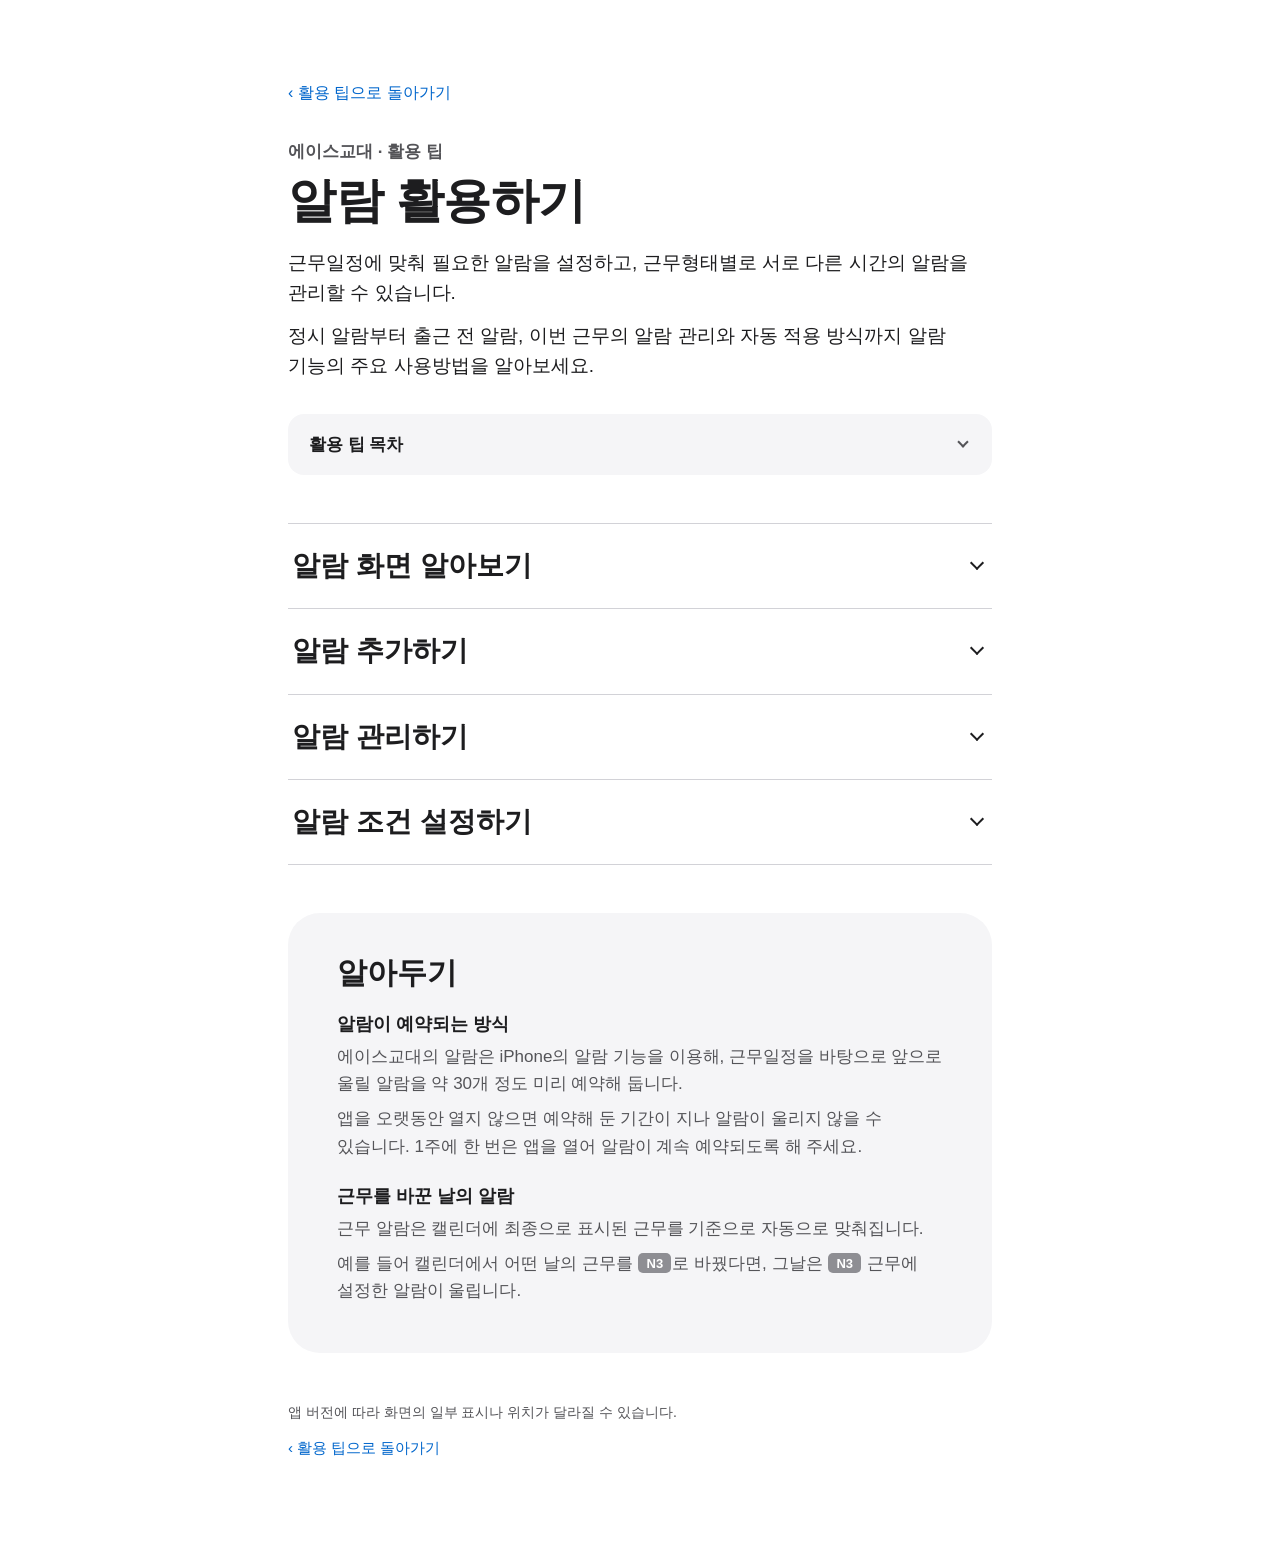
<file: tips-alarm.html>
<!doctype html>
<html lang="ko">
<head>
  <meta charset="utf-8">
  <meta name="viewport" content="width=device-width, initial-scale=1">
  <meta name="color-scheme" content="light dark">
  <title>알람 활용하기 · 활용 팁</title>
  <meta name="description" content="에이스교대에서 근무일정에 맞춘 알람을 추가하고 관리하는 방법과 알람 설정을 안내합니다.">
  <link rel="stylesheet" href="./tips.css?v=20261002-13">
  <script src="./tips.js?v=20261002-6" defer></script>
</head>
<body>
  <div class="page doc">
    <nav class="doc-back" aria-label="이전 페이지">
      <a href="./tips.html">‹ 활용 팁으로 돌아가기</a>
    </nav>

    <header class="doc-header">
      <p class="hero-eyebrow">에이스교대 · 활용 팁</p>
      <h1>알람 활용하기</h1>
      <p class="doc-intro">근무일정에 맞춰 필요한 알람을 설정하고, 근무형태별로 서로 다른 시간의 알람을 관리할 수 있습니다.</p>
      <p class="doc-intro">정시 알람부터 출근 전 알람, 이번 근무의 알람 관리와 자동 적용 방식까지 알람 기능의 주요 사용방법을 알아보세요.</p>
    </header>

    <details class="toc">
      <summary>활용 팁 목차</summary>
      <nav aria-label="활용 팁 목차">
        <ul>
          <li><a href="./tips-start.html">처음 시작하기</a></li>
          <li><a href="./tips-calendar.html">캘린더</a></li>
          <li><a href="./tips-roster.html">교대표</a></li>
          <li><a href="./tips-payroll.html">급여</a></li>
          <li><span aria-current="page">알람</span></li>
          <li><a href="./tips-todo.html">할일</a></li>
        </ul>
      </nav>
    </details>

    <main class="features" aria-label="알람 기능별 사용법">
      <details class="feature" id="alarm-view">
        <summary><h2>알람 화면 알아보기</h2></summary>
        <div class="carousel" data-carousel>
          <ol class="slides" tabindex="0" aria-label="알람 화면 알아보기 단계, 좌우로 넘겨 보세요">
              <li class="slide" id="alarm-view-1" aria-roledescription="단계" aria-label="1 / 1">
                <div class="slide-text">
                  <p class="slide-step">1 / 1</p>
                  <h3>설정한 알람을 근무별로 한눈에 확인합니다</h3>
                  <p>알람 화면에서는 설정한 알람을 근무형태별 그룹으로 나누어 확인할 수 있습니다. 근무 알람은 <span class="cal-badge cal-badge--inline cal-badge--d">D</span> <span class="cal-badge cal-badge--inline cal-badge--m">M</span> <span class="cal-badge cal-badge--inline cal-badge--a">A</span> <span class="cal-badge cal-badge--inline cal-badge--n">N</span> <span class="cal-badge cal-badge--inline cal-badge--n is-wide">N3</span> 근무 그룹으로 나뉘고, 날짜와 상관없이 정한 시각에 울리는 ‘정시 알람’은 따로 표시됩니다.</p>
                  <p>위쪽에는 ‘이번 근무’와 ‘다음 근무’의 알람이 먼저 표시되어, 곧 울릴 알람을 바로 확인할 수 있습니다.</p>
                  <p>같은 근무에 여러 알람을 설정해도 해당 근무 그룹 안에서 함께 확인할 수 있고, 각 알람 아래에는 출근 몇 시간 몇 분 전에 울리는지가 표시됩니다. 근무형태별로 서로 다른 알람 시간을 설정할 수 있어 주전 근무, 전근, 후근, 야근 등 각 근무에 맞는 알람 구성이 가능합니다.</p>
                </div>
                <figure class="slide-media">
                  <picture>
                    <source srcset="./images/tips/alarm-1-main-dark.jpg" media="(prefers-color-scheme: dark)">
                    <img src="./images/tips/alarm-1-main-light.jpg" alt="알람 화면. ‘이번 근무 - A’와 ‘다음 근무 - M’ 아래에 알람 시각과 출근 전 시간이 표시되고, 각 알람 옆에 스위치와 그룹마다 ‘관리’ 버튼이 있습니다." width="1179" height="2556" loading="lazy" decoding="async">
                  </picture>
                </figure>
              </li>
          </ol>
          <div class="slide-controls" hidden>
            <button type="button" class="slide-nav" data-prev>‹ 이전</button>
            <div class="slide-dots">
                  <button type="button" class="slide-dot" aria-label="1단계로 이동"></button>
            </div>
            <button type="button" class="slide-nav" data-next>다음 ›</button>
          </div>
        </div>
      </details>
      <details class="feature" id="alarm-add">
        <summary><h2>알람 추가하기</h2></summary>
        <div class="carousel" data-carousel>
          <ol class="slides" tabindex="0" aria-label="알람 추가하기 단계, 좌우로 넘겨 보세요">
              <li class="slide" id="alarm-add-1" aria-roledescription="단계" aria-label="1 / 3">
                <div class="slide-text">
                  <p class="slide-step">1 / 3</p>
                  <h3>필요한 근무에 알람을 추가합니다</h3>
                  <p>오른쪽 위의 + 버튼을 누르면 ‘정시 알람 추가’와 근무별 ‘근무 알람 추가’ 중에서 골라, 해당 근무에 필요한 알람을 따로 추가할 수 있습니다.</p>
                  <p>같은 근무에도 여러 개의 알람을 등록할 수 있어 준비시간이나 출근시간에 맞춰 필요한 만큼 설정할 수 있습니다.</p>
                </div>
                <figure class="slide-media">
                  <picture>
                    <source srcset="./images/tips/alarm-add-1-menu-dark.jpg" media="(prefers-color-scheme: dark)">
                    <img src="./images/tips/alarm-add-1-menu-light.jpg" alt="알람 화면 오른쪽 위의 + 버튼을 누른 메뉴. ‘정시 알람 추가’와 D, M, A, N, N3 근무의 ‘근무 알람 추가’가 있습니다." width="1179" height="2556" loading="lazy" decoding="async">
                  </picture>
                </figure>
              </li>
              <li class="slide" id="alarm-add-2" aria-roledescription="단계" aria-label="2 / 3">
                <div class="slide-text">
                  <p class="slide-step">2 / 3</p>
                  <h3>알람 시간을 설정합니다</h3>
                  <p>알람은 원하는 시각을 직접 지정하거나, 출근시간을 기준으로 몇 시간 몇 분 전에 울리도록 설정할 수 있습니다.</p>
                  <dl class="slide-items">
                    <dt>정시 알림</dt>
                    <dd>울릴 시각을 직접 고르고, 근무일 당일 또는 전날 중 언제 울릴지 선택합니다.</dd>
                    <dt>출근 전 알림</dt>
                    <dd>출근 1분 전부터 23시간 59분 전까지 설정할 수 있습니다. 입력한 값은 저장할 때 실제 시각으로 바뀌어 저장되므로, 이후 근무 시작시각이 바뀌어도 알람 시각은 그대로 유지됩니다.</dd>
                  </dl>
                </div>
                <figure class="slide-media">
                  <picture>
                    <source srcset="./images/tips/alarm-add-2-time-dark.jpg" media="(prefers-color-scheme: dark)">
                    <img src="./images/tips/alarm-add-2-time-light.jpg" alt="M 근무 알람 추가 화면. 정시 알림과 출근 전 알림 중 입력 방식을 고르고 시각과 전날·당일을 선택하며, 아래에 근무형태 설정(M, M2, M3)이 있습니다." width="1179" height="2556" loading="lazy" decoding="async">
                  </picture>
                </figure>
              </li>
              <li class="slide" id="alarm-add-3" aria-roledescription="단계" aria-label="3 / 3">
                <div class="slide-text">
                  <p class="slide-step">3 / 3</p>
                  <h3>필요한 근무에서만 알람을 사용합니다</h3>
                  <p>하나의 알람을 모든 근무에 똑같이 적용할 필요는 없습니다.</p>
                  <p>알람의 ‘근무형태 설정’에서 울릴 근무를 선택할 수 있어, 같은 시간대의 알람이라도 필요한 근무에서만 사용할 수 있습니다. 예를 들어 <span class="cal-badge cal-badge--inline cal-badge--m">M</span> 근무 알람은 <span class="cal-badge cal-badge--inline cal-badge--m">M</span> <span class="cal-badge cal-badge--inline cal-badge--m is-wide">M2</span> <span class="cal-badge cal-badge--inline cal-badge--m is-wide">M3</span> 중에서, <span class="cal-badge cal-badge--inline cal-badge--a">A</span> 근무 알람은 <span class="cal-badge cal-badge--inline cal-badge--a">A</span> <span class="cal-badge cal-badge--inline cal-badge--a is-wide">A2</span> 중에서 고를 수 있습니다.</p>
                </div>
                <figure class="slide-media">
                  <picture>
                    <source srcset="./images/tips/alarm-add-3-types-dark.jpg" media="(prefers-color-scheme: dark)">
                    <img src="./images/tips/alarm-add-3-types-light.jpg" alt="M 근무 알람 추가 화면의 근무형태 설정. M과 M3는 선택되어 있고 M2는 선택이 해제되어 있습니다." width="1179" height="2556" loading="lazy" decoding="async">
                  </picture>
                </figure>
              </li>
          </ol>
          <div class="slide-controls" hidden>
            <button type="button" class="slide-nav" data-prev>‹ 이전</button>
            <div class="slide-dots">
                  <button type="button" class="slide-dot" aria-label="1단계로 이동"></button>
                  <button type="button" class="slide-dot" aria-label="2단계로 이동"></button>
                  <button type="button" class="slide-dot" aria-label="3단계로 이동"></button>
            </div>
            <button type="button" class="slide-nav" data-next>다음 ›</button>
          </div>
        </div>
      </details>
      <details class="feature" id="alarm-manage">
        <summary><h2>알람 관리하기</h2></summary>
        <div class="carousel" data-carousel>
          <ol class="slides" tabindex="0" aria-label="알람 관리하기 단계, 좌우로 넘겨 보세요">
              <li class="slide" id="alarm-manage-1" aria-roledescription="단계" aria-label="1 / 4">
                <div class="slide-text">
                  <p class="slide-step">1 / 4</p>
                  <h3>이번 근무의 알람을 켜고 끕니다</h3>
                  <p>알람 옆의 스위치를 이용해 다가오는 알람을 빠르게 끄거나 다시 켤 수 있습니다.</p>
                  <dl class="slide-items">
                    <dt>제일 빠른날만 끄기</dt>
                    <dd>아직 울리지 않은 알람 중 가장 가까운 한 번만 끕니다. 그다음 날부터는 그대로 울립니다.</dd>
                    <dt>이번 근무 전체 끄기</dt>
                    <dd>이번에 이어지는 근무 기간 동안의 알람을 모두 끕니다. 메인 화면에서 다시 켤 수 있습니다.</dd>
                  </dl>
                </div>
                <figure class="slide-media">
                  <picture>
                    <source srcset="./images/tips/alarm-manage-1-off-dark.jpg" media="(prefers-color-scheme: dark)">
                    <img src="./images/tips/alarm-manage-1-off-light.jpg" alt="알람 스위치를 끄면 나타나는 선택창. ‘제일 빠른날만 끄기’와 ‘이번 근무 전체 끄기’ 중에서 고를 수 있습니다." width="1179" height="2556" loading="lazy" decoding="async">
                  </picture>
                </figure>
              </li>
              <li class="slide" id="alarm-manage-2" aria-roledescription="단계" aria-label="2 / 4">
                <div class="slide-text">
                  <p class="slide-step">2 / 4</p>
                  <h3>관리 메뉴로 알람을 정리합니다</h3>
                  <p>각 근무 그룹의 ‘관리’를 누르면 해당 그룹에 새 알람을 ‘추가’하거나 기존 알람을 ‘삭제’할 수 있습니다.</p>
                </div>
                <figure class="slide-media">
                  <picture>
                    <source srcset="./images/tips/alarm-manage-2-menu-dark.jpg" media="(prefers-color-scheme: dark)">
                    <img src="./images/tips/alarm-manage-2-menu-light.jpg" alt="이번 근무 그룹의 ‘관리’를 누르면 나오는 메뉴. ‘추가’와 ‘삭제’가 있습니다." width="1179" height="2556" loading="lazy" decoding="async">
                  </picture>
                </figure>
              </li>
              <li class="slide" id="alarm-manage-3" aria-roledescription="단계" aria-label="3 / 4">
                <div class="slide-text">
                  <p class="slide-step">3 / 4</p>
                  <h3>여러 알람을 한 번에 삭제합니다</h3>
                  <p>‘관리’에서 ‘삭제’를 선택하면 삭제할 알람을 여러 개 고른 뒤 ‘완료’를 눌러 한 번에 삭제할 수 있습니다.</p>
                  <p>알람 하나만 지울 때는 목록에서 알람을 왼쪽으로 밀어 삭제할 수도 있습니다.</p>
                </div>
                <figure class="slide-media">
                  <picture>
                    <source srcset="./images/tips/alarm-manage-3-delete-dark.jpg" media="(prefers-color-scheme: dark)">
                    <img src="./images/tips/alarm-manage-3-delete-light.jpg" alt="이번 근무 A 그룹의 삭제 선택 화면. 각 알람 왼쪽의 동그라미로 삭제할 알람을 고르고 오른쪽 위의 ‘완료’를 누릅니다." width="1179" height="2556" loading="lazy" decoding="async">
                  </picture>
                </figure>
              </li>
              <li class="slide" id="alarm-manage-4" aria-roledescription="단계" aria-label="4 / 4">
                <div class="slide-text">
                  <p class="slide-step">4 / 4</p>
                  <h3>등록한 알람의 설정을 변경합니다</h3>
                  <p>알람을 선택하면 ‘알람 편집’ 화면에서 등록된 시각과 근무형태 설정을 다시 확인하고 변경할 수 있습니다.</p>
                  <p>‘대기열’에서는 앞으로 울릴 날짜별로 알람을 켜고 끌 수 있어, 기존 알람을 삭제하고 새로 만들지 않아도 필요한 설정을 수정할 수 있습니다. 알람이 더 필요 없다면 아래쪽 ‘알람 삭제’로 이 알람만 지울 수도 있습니다.</p>
                </div>
                <figure class="slide-media">
                  <picture>
                    <source srcset="./images/tips/alarm-manage-4-edit-dark.jpg" media="(prefers-color-scheme: dark)">
                    <img src="./images/tips/alarm-manage-4-edit-light.jpg" alt="알람 편집 화면. 울리는 시각 안내와 근무형태 설정(A, A2), 날짜별로 켜고 끌 수 있는 대기열, 아래쪽 ‘알람 삭제’ 버튼이 있습니다." width="1179" height="2556" loading="lazy" decoding="async">
                  </picture>
                </figure>
              </li>
          </ol>
          <div class="slide-controls" hidden>
            <button type="button" class="slide-nav" data-prev>‹ 이전</button>
            <div class="slide-dots">
                  <button type="button" class="slide-dot" aria-label="1단계로 이동"></button>
                  <button type="button" class="slide-dot" aria-label="2단계로 이동"></button>
                  <button type="button" class="slide-dot" aria-label="3단계로 이동"></button>
                  <button type="button" class="slide-dot" aria-label="4단계로 이동"></button>
            </div>
            <button type="button" class="slide-nav" data-next>다음 ›</button>
          </div>
        </div>
      </details>
      <details class="feature" id="alarm-settings">
        <summary><h2>알람 조건 설정하기</h2></summary>
        <div class="carousel" data-carousel>
          <ol class="slides" tabindex="0" aria-label="알람 조건 설정하기 단계, 좌우로 넘겨 보세요">
              <li class="slide" id="alarm-settings-1" aria-roledescription="단계" aria-label="1 / 1">
                <div class="slide-text">
                  <p class="slide-step">1 / 1</p>
                  <h3>근무 알람이 울릴 조건을 고릅니다</h3>
                  <p>사이드 메뉴의 알람 &gt; 알람 설정에서 근무 알람이 어떤 날에 울릴지 네 가지 중에서 선택할 수 있습니다.</p>
                  <dl class="slide-items">
                    <dt>모든 근무</dt>
                    <dd>근무가 있는 모든 날 근무 알람이 울립니다.</dd>
                    <dt>공휴일 제외</dt>
                    <dd>법정 공휴일인 근무일에는 근무 알람이 울리지 않고, 그 밖의 근무일에는 평소처럼 울립니다.</dd>
                    <dt>변경된 근무만</dt>
                    <dd>캘린더에서 원래 근무를 직접 다른 근무로 바꾼 날에만 근무 알람이 울립니다. 자동으로 만들어진 근무일정 그대로인 날에는 울리지 않습니다.</dd>
                    <dt>끄기</dt>
                    <dd>근무 알람을 사용하지 않습니다. 이 설정은 근무 알람에만 적용되며, 따로 등록한 정시 알람은 그대로 울립니다.</dd>
                  </dl>
                </div>
                <figure class="slide-media">
                  <picture>
                    <source srcset="./images/tips/alarm-settings-dark.jpg" media="(prefers-color-scheme: dark)">
                    <img src="./images/tips/alarm-settings-light.jpg" alt="알람 설정 화면. 근무 알람 항목에서 모든 근무, 공휴일 제외, 변경된 근무만, 끄기 중 하나를 고르며, 선택한 항목의 설명이 아래에 표시됩니다." width="1179" height="2556" loading="lazy" decoding="async">
                  </picture>
                </figure>
              </li>
          </ol>
          <div class="slide-controls" hidden>
            <button type="button" class="slide-nav" data-prev>‹ 이전</button>
            <div class="slide-dots">
                  <button type="button" class="slide-dot" aria-label="1단계로 이동"></button>
            </div>
            <button type="button" class="slide-nav" data-next>다음 ›</button>
          </div>
        </div>
      </details>
    </main>

    <aside class="doc-note" aria-labelledby="note-title">
      <h2 id="note-title">알아두기</h2>
      <h3>알람이 예약되는 방식</h3>
      <p>에이스교대의 알람은 iPhone의 알람 기능을 이용해, 근무일정을 바탕으로 앞으로 울릴 알람을 약 30개 정도 미리 예약해 둡니다.</p>
      <p>앱을 오랫동안 열지 않으면 예약해 둔 기간이 지나 알람이 울리지 않을 수 있습니다. 1주에 한 번은 앱을 열어 알람이 계속 예약되도록 해 주세요.</p>
      <h3>근무를 바꾼 날의 알람</h3>
      <p>근무 알람은 캘린더에 최종으로 표시된 근무를 기준으로 자동으로 맞춰집니다.</p>
      <p>예를 들어 캘린더에서 어떤 날의 근무를 <span class="cal-badge cal-badge--inline cal-badge--n is-wide">N3</span>로 바꿨다면, 그날은 <span class="cal-badge cal-badge--inline cal-badge--n is-wide">N3</span> 근무에 설정한 알람이 울립니다.</p>
    </aside>

    <footer class="doc-footer">
      <p class="doc-disclaimer">앱 버전에 따라 화면의 일부 표시나 위치가 달라질 수 있습니다.</p>
      <p><a href="./tips.html">‹ 활용 팁으로 돌아가기</a></p>
    </footer>
  </div>
</body>
</html>
</file>
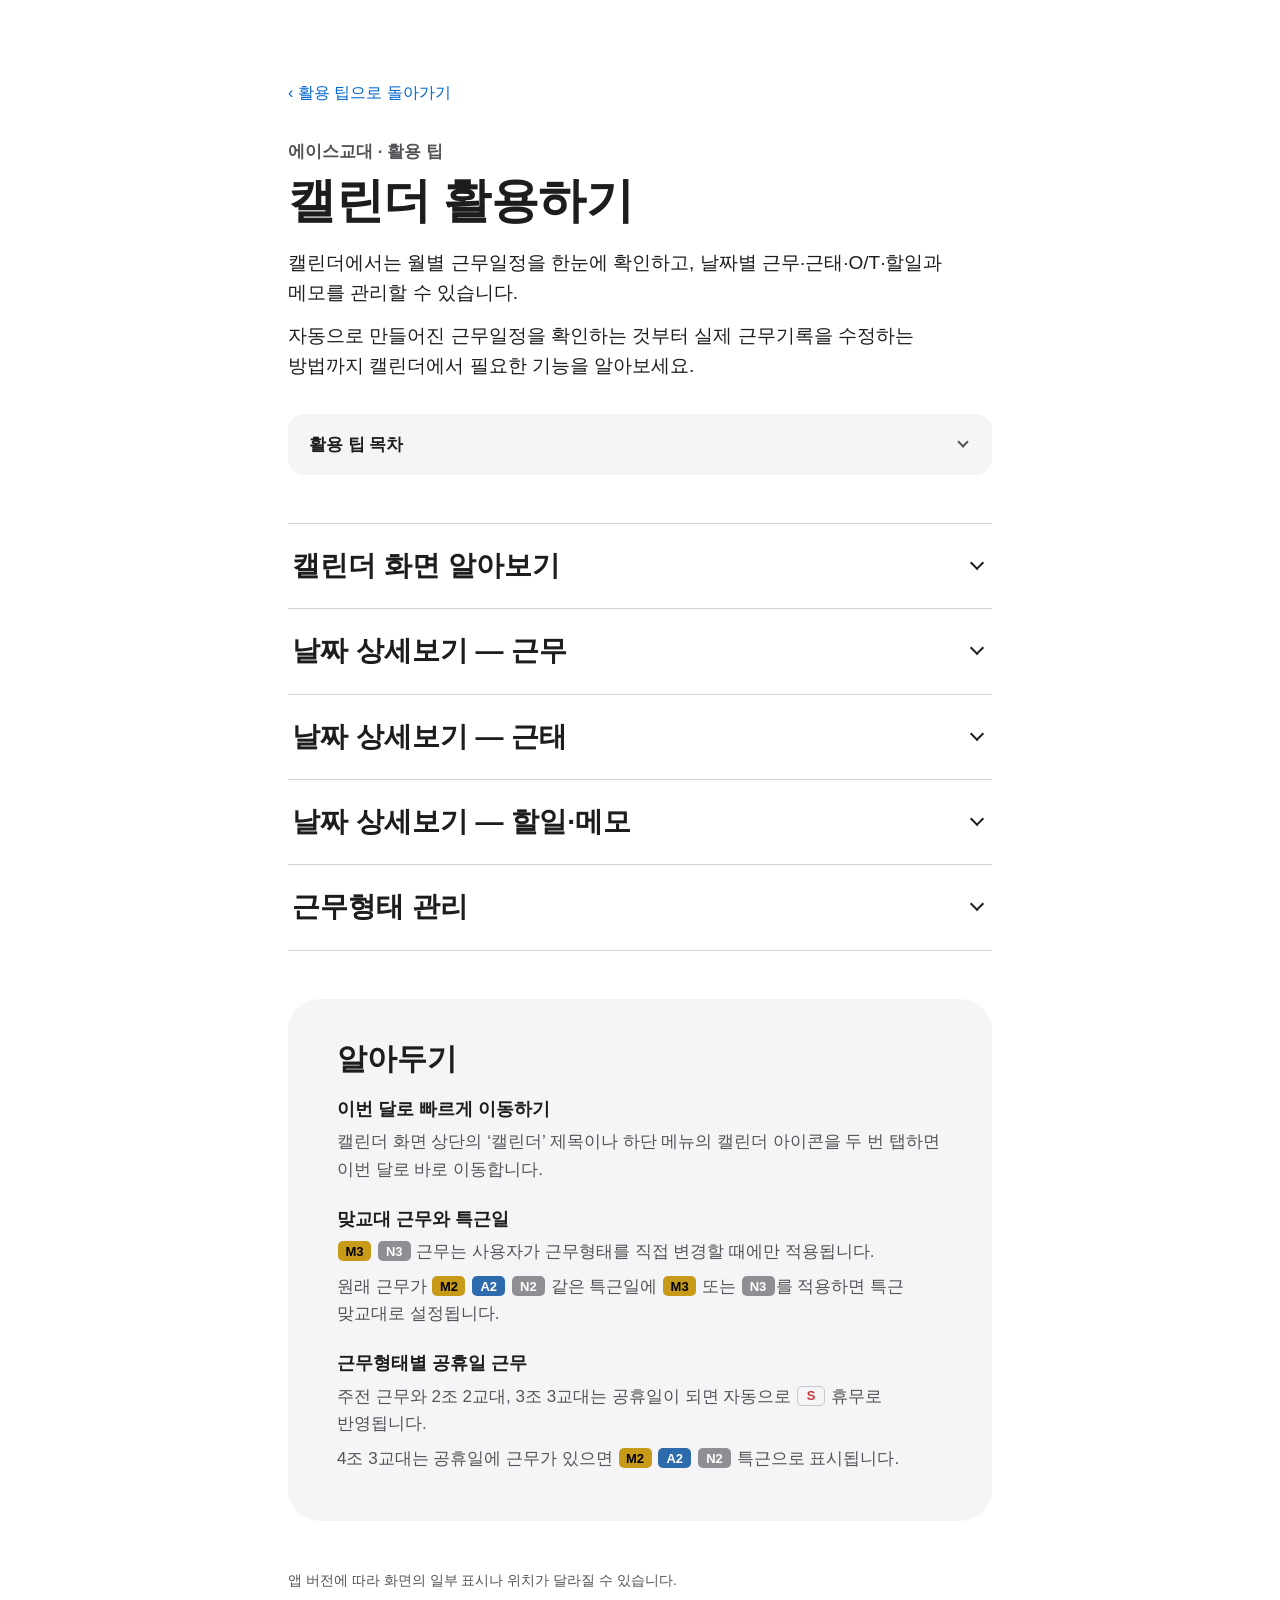
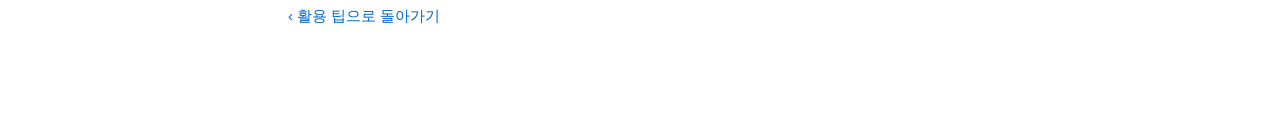
<file: tips-calendar.html>
<!doctype html>
<html lang="ko">
<head>
  <meta charset="utf-8">
  <meta name="viewport" content="width=device-width, initial-scale=1">
  <meta name="color-scheme" content="light dark">
  <title>캘린더 활용하기 · 활용 팁</title>
  <meta name="description" content="에이스교대 캘린더에서 근무일정, 근무·근태·O/T·할일과 메모를 관리하는 방법을 안내합니다.">
  <link rel="stylesheet" href="./tips.css?v=20261002-13">
  <script src="./tips.js?v=20261002-6" defer></script>
</head>
<body>
  <div class="page doc">
    <nav class="doc-back" aria-label="이전 페이지">
      <a href="./tips.html">‹ 활용 팁으로 돌아가기</a>
    </nav>

    <header class="doc-header">
      <p class="hero-eyebrow">에이스교대 · 활용 팁</p>
      <h1>캘린더 활용하기</h1>
      <p class="doc-intro">캘린더에서는 월별 근무일정을 한눈에 확인하고, 날짜별 근무·근태·O/T·할일과 메모를 관리할 수 있습니다.</p>
      <p class="doc-intro">자동으로 만들어진 근무일정을 확인하는 것부터 실제 근무기록을 수정하는 방법까지 캘린더에서 필요한 기능을 알아보세요.</p>
    </header>

    <details class="toc">
      <summary>활용 팁 목차</summary>
      <nav aria-label="활용 팁 목차">
        <ul>
          <li><a href="./tips-start.html">처음 시작하기</a></li>
          <li><span aria-current="page">캘린더</span></li>
          <li><a href="./tips-roster.html">교대표</a></li>
          <li><a href="./tips-payroll.html">급여</a></li>
          <li><a href="./tips-alarm.html">알람</a></li>
          <li><a href="./tips-todo.html">할일</a></li>
        </ul>
      </nav>
    </details>

    <main class="features" aria-label="캘린더 기능별 사용법">
      <details class="feature" id="calendar-view">
        <summary><h2>캘린더 화면 알아보기</h2></summary>
        <div class="carousel" data-carousel>
          <ol class="slides" tabindex="0" aria-label="캘린더 화면 알아보기 단계, 좌우로 넘겨 보세요">
              <li class="slide" id="calendar-view-1" aria-roledescription="단계" aria-label="1 / 7">
                <div class="slide-text">
                  <p class="slide-step">1 / 7</p>
                  <h3>월별 근무일정을 확인합니다</h3>
                  <p>캘린더에서는 한 달의 근무일정을 날짜별로 확인할 수 있습니다.</p>
                  <p>각 날짜에 표시되는 근무 Badge를 통해 그날 예정된 근무를 빠르게 확인할 수 있습니다.</p>
                </div>
                <figure class="slide-media">
                  <picture>
                    <source srcset="./images/tips/calendar-1-month-dark.webp" media="(prefers-color-scheme: dark)">
                    <img src="./images/tips/calendar-1-month-light.webp" alt="캘린더 화면. 2026년 3월의 날짜마다 M, A, N, S 근무 Badge가 표시되고, 공휴일 이름이 함께 보입니다." width="920" height="2000" loading="lazy" decoding="async">
                  </picture>
                </figure>
              </li>
              <li class="slide" id="calendar-view-2" aria-roledescription="단계" aria-label="2 / 7">
                <div class="slide-text">
                  <p class="slide-step">2 / 7</p>
                  <h3>다른 달의 일정을 확인합니다</h3>
                  <p>월 이동 기능을 이용하면 이전 달과 다음 달의 근무일정을 확인할 수 있습니다.</p>
                  <p>과거와 앞으로의 근무일정을 같은 캘린더에서 이어서 확인할 수 있습니다.</p>
                </div>
                <figure class="slide-media">
                  <picture>
                    <source srcset="./images/tips/calendar-2-move-dark.webp" media="(prefers-color-scheme: dark)">
                    <img src="./images/tips/calendar-2-move-light.webp" alt="연/월 이동 화면. 연도와 월을 선택해 이동할 수 있고, ‘현재 월로 이동’ 버튼이 있습니다." width="920" height="2000" loading="lazy" decoding="async">
                  </picture>
                </figure>
              </li>
              <li class="slide" id="calendar-view-3" aria-roledescription="단계" aria-label="3 / 7">
                <div class="slide-text">
                  <p class="slide-step">3 / 7</p>
                  <h3>근무 Badge의 의미를 알아봅니다</h3>
                  <p>캘린더의 근무 Badge를 보면 그날 예정된 근무를 빠르게 확인할 수 있습니다. 같은 시간대의 근무라도 근무형태와 적용 조건에 따라 서로 다른 Badge가 표시될 수 있습니다.</p>
                </div>
                <ul class="cal-legend" aria-label="근무 Badge 안내">
                    <li><span class="cal-badge cal-badge--m">M</span><span class="cal-legend-text"><strong>전근</strong><br><span>전근 근무의 기본표시 <span style="white-space: nowrap">(07:00 ~ 15:00)</span></span></span></li>
                    <li><span class="cal-badge cal-badge--m is-wide">M2</span><span class="cal-legend-text"><strong>전근(특근)</strong><br><span>휴무일, 공휴일 전근 근무 <span style="white-space: nowrap">(07:00 ~ 15:00)</span></span></span></li>
                    <li><span class="cal-badge cal-badge--m is-wide">M3</span><span class="cal-legend-text"><strong>전근(맞교대)</strong><br><span>3교대 근무에서 맞교대 발생 하였을때 전근 근무 <span style="white-space: nowrap">(07:00 ~ 19:00)</span></span></span></li>
                    <li><span class="cal-badge cal-badge--a">A</span><span class="cal-legend-text"><strong>후근</strong><br><span>후근 근무의 기본표시 <span style="white-space: nowrap">(15:00 ~ 23:00)</span></span></span></li>
                    <li><span class="cal-badge cal-badge--a is-wide">A2</span><span class="cal-legend-text"><strong>후근(특근)</strong><br><span>휴무일, 공휴일 후근 근무 <span style="white-space: nowrap">(15:00 ~ 23:00)</span></span></span></li>
                    <li><span class="cal-badge cal-badge--n">N</span><span class="cal-legend-text"><strong>야근</strong><br><span>야근 근무의 기본표시 <span style="white-space: nowrap">(23:00 ~ 07:00)</span></span></span></li>
                    <li><span class="cal-badge cal-badge--n is-wide">N2</span><span class="cal-legend-text"><strong>야근(특근)</strong><br><span>휴무일, 공휴일 야근 근무 <span style="white-space: nowrap">(23:00 ~ 07:00)</span></span></span></li>
                    <li><span class="cal-badge cal-badge--n is-wide">N3</span><span class="cal-legend-text"><strong>야근(맞교대)</strong><br><span>3교대 근무에서 맞교대 발생 하였을때 야근 근무 <span style="white-space: nowrap">(19:00 ~ 07:00)</span></span></span></li>
                    <li><span class="cal-badge cal-badge--d">D</span><span class="cal-legend-text"><strong>주전 근무</strong><br><span>주전 평일 근무 <span style="white-space: nowrap">(08:00 ~ 17:00)</span></span></span></li>
                    <li><span class="cal-badge cal-badge--s">S</span><span class="cal-legend-text"><strong>휴무</strong><br><span>휴무일 표시</span></span></li>
                </ul>
              </li>
              <li class="slide" id="calendar-view-4" aria-roledescription="단계" aria-label="4 / 7">
                <div class="slide-text">
                  <p class="slide-step">4 / 7</p>
                  <h3>일자별 변경사항을 확인합니다</h3>
                  <p>날짜 오른쪽 위의 작은 색상 표시는 해당 날짜에 변경되거나 추가된 정보가 있음을 알려줍니다. 여러 표시가 함께 있으면 빨강, 주황, 파랑 순서로 나란히 표시됩니다.</p>
                </div>
                <ul class="cal-legend cal-legend--dots" aria-label="날짜 상태 표시 안내">
                    <li><span class="cal-legend-mark"><span class="cal-dot cal-dot--red" aria-hidden="true"></span></span><span class="cal-legend-text"><strong>근무형태 변경</strong><br><span>자동으로 생성된 근무와 다르게 해당 날짜의 근무형태를 직접 변경한 경우 표시됩니다.</span></span></li>
                    <li><span class="cal-legend-mark"><span class="cal-dot cal-dot--orange" aria-hidden="true"></span></span><span class="cal-legend-text"><strong>근태 있음</strong><br><span>연차 등 해당 날짜에 근태정보가 입력되어 있는 경우 표시됩니다.</span></span></li>
                    <li><span class="cal-legend-mark"><span class="cal-dot cal-dot--blue" aria-hidden="true"></span></span><span class="cal-legend-text"><strong>할일 있음</strong><br><span>해당 날짜가 납기일인 할일이 있는 경우 표시됩니다.</span></span></li>
                </ul>
              </li>
              <li class="slide" id="calendar-view-5" aria-roledescription="단계" aria-label="5 / 7">
                <div class="slide-text">
                  <p class="slide-step">5 / 7</p>
                  <h3>날짜별 O/T 시간을 확인합니다</h3>
                  <p>O/T를 입력한 날짜에는 캘린더에서 해당 날짜의 O/T 시간을 함께 확인할 수 있습니다.</p>
                  <p>날짜 상세화면을 열지 않아도 월간 캘린더에서 추가 근무시간을 빠르게 확인할 수 있습니다.</p>
                </div>
                <figure class="slide-media">
                  <picture>
                    <source srcset="./images/tips/calendar-5-ot-dark.webp" media="(prefers-color-scheme: dark)">
                    <img src="./images/tips/calendar-5-ot-light.webp" alt="캘린더 화면. O/T를 입력한 날짜 아래쪽에 8.00처럼 O/T 시간이 표시됩니다." width="920" height="2000" loading="lazy" decoding="async">
                  </picture>
                </figure>
              </li>
              <li class="slide" id="calendar-view-6" aria-roledescription="단계" aria-label="6 / 7">
                <div class="slide-text">
                  <p class="slide-step">6 / 7</p>
                  <h3>일간·주간 근무시간을 확인합니다</h3>
                  <p>캘린더 오른쪽 위의 시계 버튼을 누르면 날짜별 근무시간과 주간 근무시간 합계를 캘린더에 함께 표시할 수 있습니다. 다시 누르면 원래 화면으로 돌아갑니다.</p>
                  <p>날짜별 근무시간은 O/T가 있는 날에 주황색으로 표시됩니다.</p>
                  <p>각 주의 아래쪽 선에는 그 주의 근무시간 합계가 표시되며, 실제 근무시간이 주 52시간을 넘으면 빨간색으로 바뀝니다.</p>
                </div>
                <figure class="slide-media">
                  <picture>
                    <source srcset="./images/tips/calendar-6-hours-dark.webp" media="(prefers-color-scheme: dark)">
                    <img src="./images/tips/calendar-6-hours-light.webp" alt="시계 버튼을 켠 캘린더 화면. 날짜마다 8.00처럼 근무시간이 표시되고, 각 주 아래쪽 선에 48.00, 40.00처럼 주간 합계가 표시됩니다." width="920" height="2000" loading="lazy" decoding="async">
                  </picture>
                </figure>
              </li>
              <li class="slide" id="calendar-view-7" aria-roledescription="단계" aria-label="7 / 7">
                <div class="slide-text">
                  <p class="slide-step">7 / 7</p>
                  <h3>날짜의 근무정보를 확인합니다</h3>
                  <p>캘린더에서 날짜를 선택하면 해당 날짜의 상세정보를 확인할 수 있습니다.</p>
                  <p>화면 상단에서는 설정된 근무형태와 근무시간, 입력된 O/T의 예상 금액을 확인할 수 있습니다.</p>
                </div>
                <figure class="slide-media">
                  <picture>
                    <source srcset="./images/tips/calendar-7-detail-dark.webp" media="(prefers-color-scheme: dark)">
                    <img src="./images/tips/calendar-7-detail-light.webp" alt="날짜 상세화면. 상단에 근무 Badge와 근무시간, O/T 금액이 표시되고, 아래에 근무·근태·할일 탭과 근무 시간 변경, O/T, 시간 공제 항목이 있습니다." width="920" height="2000" loading="lazy" decoding="async">
                  </picture>
                </figure>
              </li>
          </ol>
          <div class="slide-controls" hidden>
            <button type="button" class="slide-nav" data-prev>‹ 이전</button>
            <div class="slide-dots">
                  <button type="button" class="slide-dot" aria-label="1단계로 이동"></button>
                  <button type="button" class="slide-dot" aria-label="2단계로 이동"></button>
                  <button type="button" class="slide-dot" aria-label="3단계로 이동"></button>
                  <button type="button" class="slide-dot" aria-label="4단계로 이동"></button>
                  <button type="button" class="slide-dot" aria-label="5단계로 이동"></button>
                  <button type="button" class="slide-dot" aria-label="6단계로 이동"></button>
                  <button type="button" class="slide-dot" aria-label="7단계로 이동"></button>
            </div>
            <button type="button" class="slide-nav" data-next>다음 ›</button>
          </div>
        </div>
      </details>
      <details class="feature" id="detail-work">
        <summary><h2>날짜 상세보기 — 근무</h2></summary>
        <div class="carousel" data-carousel>
          <ol class="slides" tabindex="0" aria-label="날짜 상세보기 — 근무 단계, 좌우로 넘겨 보세요">
              <li class="slide" id="detail-work-1" aria-roledescription="단계" aria-label="1 / 3">
                <div class="slide-text">
                  <p class="slide-step">1 / 3</p>
                  <h3>그날의 근무를 변경합니다</h3>
                  <p>근무 탭에서 현재 근무 Badge를 선택하면 해당 날짜의 근무형태를 변경할 수 있습니다.</p>
                  <p>자동으로 만들어진 일정과 실제 근무가 다른 날에 사용할 수 있습니다.</p>
                  <p>직접 바꾼 근무는 ‘자동 적용으로 되돌리기’를 선택해 원래 일정으로 되돌릴 수 있습니다.</p>
                </div>
                <figure class="slide-media">
                  <picture>
                    <source srcset="./images/tips/work-1-change-dark.webp" media="(prefers-color-scheme: dark)">
                    <img src="./images/tips/work-1-change-light.webp" alt="날짜 상세화면의 근무 탭. 근무 시간 변경에서 A2를 선택해 상단에 A → A2로 변경된 근무가 표시되고, ‘자동 적용으로 되돌리기’ 버튼이 보입니다." width="920" height="2000" loading="lazy" decoding="async">
                  </picture>
                </figure>
              </li>
              <li class="slide" id="detail-work-2" aria-roledescription="단계" aria-label="2 / 3">
                <div class="slide-text">
                  <p class="slide-step">2 / 3</p>
                  <h3>O/T 시간을 입력합니다</h3>
                  <p>추가 근무시간이 발생한 경우 ‘근무 시간 입력’을 선택해 실제 근무시간을 입력할 수 있습니다.</p>
                  <p>입력된 시간을 기준으로 해당 날짜의 O/T 시간과 예상 O/T 금액을 확인할 수 있습니다.</p>
                </div>
                <figure class="slide-media">
                  <picture>
                    <source srcset="./images/tips/work-2-time-dark.webp" media="(prefers-color-scheme: dark)">
                    <img src="./images/tips/work-2-time-light.webp" alt="근무 시간 입력 화면. 실제 시작시간과 실제 종료시간을 선택하고, 종료시간의 당일·익일을 지정할 수 있습니다." width="920" height="2000" loading="lazy" decoding="async">
                  </picture>
                </figure>
              </li>
              <li class="slide" id="detail-work-3" aria-roledescription="단계" aria-label="3 / 3">
                <div class="slide-text">
                  <p class="slide-step">3 / 3</p>
                  <h3>근무 중 휴게시간을 반영합니다</h3>
                  <p>O/T가 발생한 근무 중 별도의 휴게시간이 있었다면 ‘시간 공제’의 휴게시간 공제 또는 기타 공제를 이용해 실제 근무시간에서 제외할 수 있습니다.</p>
                  <p>시간 공제를 적용하면 공제한 시간을 제외한 근무시간을 기준으로 O/T가 계산됩니다.</p>
                </div>
                <figure class="slide-media">
                  <picture>
                    <source srcset="./images/tips/work-3-deduct-dark.webp" media="(prefers-color-scheme: dark)">
                    <img src="./images/tips/work-3-deduct-light.webp" alt="근무 탭의 시간 공제 항목. 기타 공제를 30분으로 설정하자 근무시간이 7.5H로, 휴일근로가 07:30으로 줄어든 화면입니다." width="920" height="2000" loading="lazy" decoding="async">
                  </picture>
                </figure>
              </li>
          </ol>
          <div class="slide-controls" hidden>
            <button type="button" class="slide-nav" data-prev>‹ 이전</button>
            <div class="slide-dots">
                  <button type="button" class="slide-dot" aria-label="1단계로 이동"></button>
                  <button type="button" class="slide-dot" aria-label="2단계로 이동"></button>
                  <button type="button" class="slide-dot" aria-label="3단계로 이동"></button>
            </div>
            <button type="button" class="slide-nav" data-next>다음 ›</button>
          </div>
        </div>
      </details>
      <details class="feature" id="detail-attendance">
        <summary><h2>날짜 상세보기 — 근태</h2></summary>
        <div class="carousel" data-carousel>
          <ol class="slides" tabindex="0" aria-label="날짜 상세보기 — 근태 단계, 좌우로 넘겨 보세요">
              <li class="slide" id="detail-attendance-1" aria-roledescription="단계" aria-label="1 / 2">
                <div class="slide-text">
                  <p class="slide-step">1 / 2</p>
                  <h3>근태를 기록합니다</h3>
                  <p>근태 탭에서는 해당 날짜의 근태를 선택해 기록할 수 있습니다.</p>
                  <p>연차 등 근태를 입력하면 캘린더에서도 해당 날짜의 근태 상태를 확인할 수 있습니다.</p>
                </div>
                <figure class="slide-media">
                  <picture>
                    <source srcset="./images/tips/attend-1-mine-dark.webp" media="(prefers-color-scheme: dark)">
                    <img src="./images/tips/attend-1-mine-light.webp" alt="날짜 상세화면의 근태 탭에서 ‘+ 추가’를 누른 근태 추가 화면. 종류에서 연차, 플러스휴가, 기타연차 등을 선택할 수 있습니다." width="920" height="2000" loading="lazy" decoding="async">
                  </picture>
                </figure>
              </li>
              <li class="slide" id="detail-attendance-2" aria-roledescription="단계" aria-label="2 / 2">
                <div class="slide-text">
                  <p class="slide-step">2 / 2</p>
                  <h3>동료의 근태도 기록할 수 있습니다</h3>
                  <p>함께 근무하는 동료의 근태를 메모해 두고 싶다면 ‘동료 근태’를 이용해 해당 날짜에 기록할 수 있습니다.</p>
                  <p>동료의 연차와 같은 근태정보를 기억하거나 근무상황을 확인할 때 사용할 수 있습니다. 기록한 내용은 내 기기에만 저장되는 개인 메모입니다.</p>
                </div>
                <figure class="slide-media">
                  <picture>
                    <source srcset="./images/tips/attend-2-coworker-dark.webp" media="(prefers-color-scheme: dark)">
                    <img src="./images/tips/attend-2-coworker-light.webp" alt="동료 근태 추가 화면. 근무조와 근무자, 근태 종류를 선택하고 메모를 남길 수 있습니다." width="920" height="2000" loading="lazy" decoding="async">
                  </picture>
                </figure>
              </li>
          </ol>
          <div class="slide-controls" hidden>
            <button type="button" class="slide-nav" data-prev>‹ 이전</button>
            <div class="slide-dots">
                  <button type="button" class="slide-dot" aria-label="1단계로 이동"></button>
                  <button type="button" class="slide-dot" aria-label="2단계로 이동"></button>
            </div>
            <button type="button" class="slide-nav" data-next>다음 ›</button>
          </div>
        </div>
      </details>
      <details class="feature" id="detail-todo">
        <summary><h2>날짜 상세보기 — 할일·메모</h2></summary>
        <div class="carousel" data-carousel>
          <ol class="slides" tabindex="0" aria-label="날짜 상세보기 — 할일·메모 단계, 좌우로 넘겨 보세요">
              <li class="slide" id="detail-todo-1" aria-roledescription="단계" aria-label="1 / 3">
                <div class="slide-text">
                  <p class="slide-step">1 / 3</p>
                  <h3>그날의 할일을 빠르게 추가합니다</h3>
                  <p>날짜 상세화면의 할일 탭을 이용하면 선택한 날짜에 필요한 할일을 바로 추가할 수 있습니다.</p>
                  <p>캘린더를 확인하다가 해야 할 일이 생겼을 때 별도로 할일 탭을 찾아가지 않고 빠르게 기록할 수 있습니다.</p>
                </div>
                <figure class="slide-media">
                  <picture>
                    <source srcset="./images/tips/todo-1-add-dark.webp" media="(prefers-color-scheme: dark)">
                    <img src="./images/tips/todo-1-add-light.webp" alt="날짜 상세화면의 할일 탭. ‘+ 할일 추가’ 버튼과 이 날짜가 납기인 할일 ‘고양이 밥주기’가 표시됩니다." width="920" height="2000" loading="lazy" decoding="async">
                  </picture>
                </figure>
              </li>
              <li class="slide" id="detail-todo-2" aria-roledescription="단계" aria-label="2 / 3">
                <div class="slide-text">
                  <p class="slide-step">2 / 3</p>
                  <h3>날짜에 메모를 남깁니다</h3>
                  <p>해당 날짜에 기억해 둘 내용이 있다면 간단한 메모를 남길 수 있습니다.</p>
                  <p>근무와 관련된 개인 기록이나 일정에 필요한 내용을 날짜별로 정리할 때 사용할 수 있습니다.</p>
                </div>
                <figure class="slide-media">
                  <picture>
                    <source srcset="./images/tips/todo-2-memo-dark.webp" media="(prefers-color-scheme: dark)">
                    <img src="./images/tips/todo-2-memo-light.webp" alt="날짜 상세화면의 할일 탭 아래 메모 칸에 그날의 메모를 입력한 화면입니다." width="920" height="2000" loading="lazy" decoding="async">
                  </picture>
                </figure>
              </li>
              <li class="slide" id="detail-todo-3" aria-roledescription="단계" aria-label="3 / 3">
                <div class="slide-text">
                  <p class="slide-step">3 / 3</p>
                  <h3>작성한 메모를 다시 확인합니다</h3>
                  <p>사이드 메뉴의 할일 &gt; 메모에서 날짜별로 작성한 메모를 모아 볼 수 있습니다.</p>
                  <p>‘메모 검색’을 이용하면 필요한 메모를 빠르게 찾을 수 있습니다.</p>
                </div>
                <figure class="slide-media">
                  <picture>
                    <source srcset="./images/tips/todo-3-memolist-dark.webp" media="(prefers-color-scheme: dark)">
                    <img src="./images/tips/todo-3-memolist-light.webp" alt="사이드 메뉴의 메모 화면. 위쪽 ‘메모 검색’ 칸과 함께 날짜별로 작성한 메모가 연도·월별로 모여 있습니다." width="920" height="2000" loading="lazy" decoding="async">
                  </picture>
                </figure>
              </li>
          </ol>
          <div class="slide-controls" hidden>
            <button type="button" class="slide-nav" data-prev>‹ 이전</button>
            <div class="slide-dots">
                  <button type="button" class="slide-dot" aria-label="1단계로 이동"></button>
                  <button type="button" class="slide-dot" aria-label="2단계로 이동"></button>
                  <button type="button" class="slide-dot" aria-label="3단계로 이동"></button>
            </div>
            <button type="button" class="slide-nav" data-next>다음 ›</button>
          </div>
        </div>
      </details>
      <details class="feature" id="work-pattern">
        <summary><h2>근무형태 관리</h2></summary>
        <div class="carousel" data-carousel>
          <ol class="slides" tabindex="0" aria-label="근무형태 관리 단계, 좌우로 넘겨 보세요">
              <li class="slide" id="work-pattern-1" aria-roledescription="단계" aria-label="1 / 3">
                <div class="slide-text">
                  <p class="slide-step">1 / 3</p>
                  <h3>근무형태 관리로 이동합니다</h3>
                  <p>사이드 메뉴의 캘린더 &gt; 근무형태 관리로 이동하면 현재 적용 중인 근무형태와 근무조를 관리할 수 있습니다.</p>
                </div>
                <figure class="slide-media">
                  <picture>
                    <source srcset="./images/tips/pattern-1-manage-dark.webp" media="(prefers-color-scheme: dark)">
                    <img src="./images/tips/pattern-1-manage-light.webp" alt="근무형태 관리 화면. 현재 근무형태 ‘4조3교대 / A조’와 근무형태 이력, 오른쪽 위의 ‘추가’ 버튼이 보입니다." width="920" height="2000" loading="lazy" decoding="async">
                  </picture>
                </figure>
              </li>
              <li class="slide" id="work-pattern-2" aria-roledescription="단계" aria-label="2 / 3">
                <div class="slide-text">
                  <p class="slide-step">2 / 3</p>
                  <h3>필요한 날짜의 근무형태를 변경합니다</h3>
                  <p>근무형태가 바뀌는 경우 적용할 날짜를 기준으로 새로운 근무형태를 설정할 수 있습니다.</p>
                  <p>기간에 따라 서로 다른 근무형태를 사용할 수 있어 과거 기록을 유지하면서 이후 일정만 변경할 수 있습니다.</p>
                </div>
                <figure class="slide-media">
                  <picture>
                    <source srcset="./images/tips/pattern-2-add-dark.webp" media="(prefers-color-scheme: dark)">
                    <img src="./images/tips/pattern-2-add-light.webp" alt="기간 추가 화면. 시작일을 고르고 주전근무, 4조3교대, 3조3교대, 2조2교대 중 근무형태를 선택합니다." width="920" height="2000" loading="lazy" decoding="async">
                  </picture>
                </figure>
              </li>
              <li class="slide" id="work-pattern-3" aria-roledescription="단계" aria-label="3 / 3">
                <div class="slide-text">
                  <p class="slide-step">3 / 3</p>
                  <h3>근무조를 변경합니다</h3>
                  <p>교대근무에서 근무조가 변경되는 경우 적용할 날짜와 새로운 조를 선택할 수 있습니다.</p>
                  <p>변경된 날짜 이후의 근무일정은 새 근무조를 기준으로 표시됩니다.</p>
                </div>
                <figure class="slide-media">
                  <picture>
                    <source srcset="./images/tips/pattern-3-history-dark.webp" media="(prefers-color-scheme: dark)">
                    <img src="./images/tips/pattern-3-history-light.webp" alt="근무형태 이력 화면. 주전근무, 4조3교대 A조, 4조3교대 B조가 기간별로 이어지고, 현재 근무형태가 ‘4조3교대 / B조’로 표시됩니다." width="920" height="2000" loading="lazy" decoding="async">
                  </picture>
                </figure>
              </li>
          </ol>
          <div class="slide-controls" hidden>
            <button type="button" class="slide-nav" data-prev>‹ 이전</button>
            <div class="slide-dots">
                  <button type="button" class="slide-dot" aria-label="1단계로 이동"></button>
                  <button type="button" class="slide-dot" aria-label="2단계로 이동"></button>
                  <button type="button" class="slide-dot" aria-label="3단계로 이동"></button>
            </div>
            <button type="button" class="slide-nav" data-next>다음 ›</button>
          </div>
        </div>
      </details>
    </main>

    <aside class="doc-note" aria-labelledby="note-title">
      <h2 id="note-title">알아두기</h2>
      <h3>이번 달로 빠르게 이동하기</h3>
      <p>캘린더 화면 상단의 ‘캘린더’ 제목이나 하단 메뉴의 캘린더 아이콘을 두 번 탭하면 이번 달로 바로 이동합니다.</p>
      <h3>맞교대 근무와 특근일</h3>
      <p><span class="cal-badge cal-badge--inline cal-badge--m is-wide">M3</span> <span class="cal-badge cal-badge--inline cal-badge--n is-wide">N3</span> 근무는 사용자가 근무형태를 직접 변경할 때에만 적용됩니다.</p>
      <p>원래 근무가 <span class="cal-badge cal-badge--inline cal-badge--m is-wide">M2</span> <span class="cal-badge cal-badge--inline cal-badge--a is-wide">A2</span> <span class="cal-badge cal-badge--inline cal-badge--n is-wide">N2</span> 같은 특근일에 <span class="cal-badge cal-badge--inline cal-badge--m is-wide">M3</span> 또는 <span class="cal-badge cal-badge--inline cal-badge--n is-wide">N3</span>를 적용하면 특근 맞교대로 설정됩니다.</p>
      <h3>근무형태별 공휴일 근무</h3>
      <p>주전 근무와 2조 2교대, 3조 3교대는 공휴일이 되면 자동으로 <span class="cal-badge cal-badge--inline cal-badge--s">S</span> 휴무로 반영됩니다.</p>
      <p>4조 3교대는 공휴일에 근무가 있으면 <span class="cal-badge cal-badge--inline cal-badge--m is-wide">M2</span> <span class="cal-badge cal-badge--inline cal-badge--a is-wide">A2</span> <span class="cal-badge cal-badge--inline cal-badge--n is-wide">N2</span> 특근으로 표시됩니다.</p>
    </aside>

    <footer class="doc-footer">
      <p class="doc-disclaimer">앱 버전에 따라 화면의 일부 표시나 위치가 달라질 수 있습니다.</p>
      <p><a href="./tips.html">‹ 활용 팁으로 돌아가기</a></p>
    </footer>
  </div>
</body>
</html>
</file>
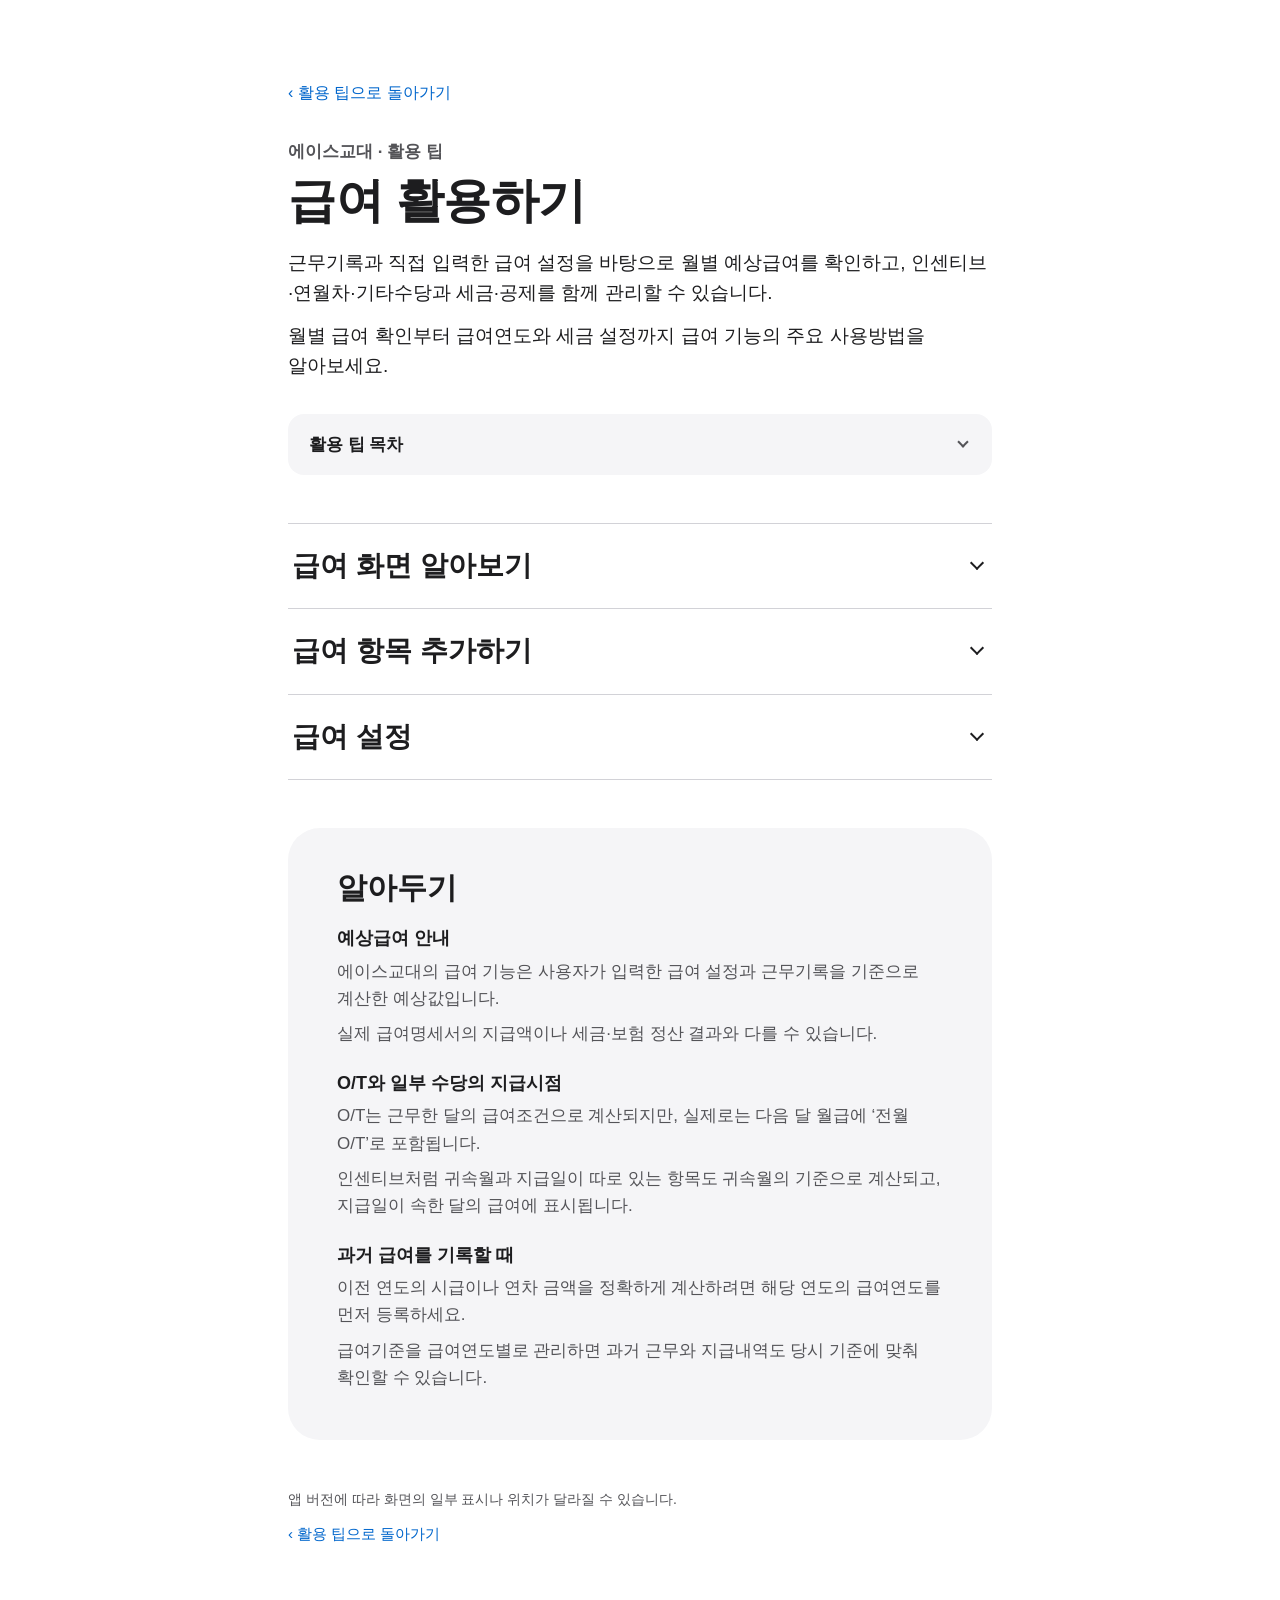
<file: tips-payroll.html>
<!doctype html>
<html lang="ko">
<head>
  <meta charset="utf-8">
  <meta name="viewport" content="width=device-width, initial-scale=1">
  <meta name="color-scheme" content="light dark">
  <title>급여 활용하기 · 활용 팁</title>
  <meta name="description" content="에이스교대 급여 화면에서 월별 예상급여를 확인하고 급여 항목과 급여·세금 설정을 관리하는 방법을 안내합니다.">
  <link rel="stylesheet" href="./tips.css?v=20261002-13">
  <script src="./tips.js?v=20261002-6" defer></script>
</head>
<body>
  <div class="page doc">
    <nav class="doc-back" aria-label="이전 페이지">
      <a href="./tips.html">‹ 활용 팁으로 돌아가기</a>
    </nav>

    <header class="doc-header">
      <p class="hero-eyebrow">에이스교대 · 활용 팁</p>
      <h1>급여 활용하기</h1>
      <p class="doc-intro">근무기록과 직접 입력한 급여 설정을 바탕으로 월별 예상급여를 확인하고, 인센티브·연월차·기타수당과 세금·공제를 함께 관리할 수 있습니다.</p>
      <p class="doc-intro">월별 급여 확인부터 급여연도와 세금 설정까지 급여 기능의 주요 사용방법을 알아보세요.</p>
    </header>

    <details class="toc">
      <summary>활용 팁 목차</summary>
      <nav aria-label="활용 팁 목차">
        <ul>
          <li><a href="./tips-start.html">처음 시작하기</a></li>
          <li><a href="./tips-calendar.html">캘린더</a></li>
          <li><a href="./tips-roster.html">교대표</a></li>
          <li><span aria-current="page">급여</span></li>
          <li><a href="./tips-alarm.html">알람</a></li>
          <li><a href="./tips-todo.html">할일</a></li>
        </ul>
      </nav>
    </details>

    <main class="features" aria-label="급여 기능별 사용법">
      <details class="feature" id="payroll-view">
        <summary><h2>급여 화면 알아보기</h2></summary>
        <div class="carousel" data-carousel>
          <ol class="slides" tabindex="0" aria-label="급여 화면 알아보기 단계, 좌우로 넘겨 보세요">
              <li class="slide" id="payroll-view-1" aria-roledescription="단계" aria-label="1 / 4">
                <div class="slide-text">
                  <p class="slide-step">1 / 4</p>
                  <h3>이번 달 예상급여를 확인합니다</h3>
                  <p>급여 화면에서는 선택한 지급월에 받을 것으로 예상되는 금액을 확인할 수 있습니다.</p>
                  <p>월급과 인센티브, 연월차, 기타수당, 반복수당 등 그달의 지급 항목이 나뉘어 표시되고, 위쪽에는 세금과 공제를 뺀 ‘예상 수령액’과 공제 전 금액이 함께 표시됩니다.</p>
                  <p>모든 금액은 직접 입력한 급여 설정과 근무기록을 바탕으로 계산한 예상값입니다.</p>
                </div>
                <figure class="slide-media">
                  <picture>
                    <source srcset="./images/tips/pay-1-main-dark.webp" media="(prefers-color-scheme: dark)">
                    <img src="./images/tips/pay-1-main-light.webp" alt="급여 화면. 2026년 10월의 예상 수령액과 공제 전 금액이 위쪽에 표시되고, 아래 월급 항목에 본월급, O/T수당, 세금, 공제금액이 나뉘어 있습니다." width="920" height="2000" loading="lazy" decoding="async">
                  </picture>
                </figure>
              </li>
              <li class="slide" id="payroll-view-2" aria-roledescription="단계" aria-label="2 / 4">
                <div class="slide-text">
                  <p class="slide-step">2 / 4</p>
                  <h3>원하는 연·월로 빠르게 이동합니다</h3>
                  <p>화면의 연도와 월을 선택하면 확인하려는 지급월로 바로 이동할 수 있습니다.</p>
                  <p>여러 달을 차례로 넘기지 않고 과거 또는 앞으로의 예상급여를 빠르게 확인할 수 있습니다.</p>
                </div>
                <figure class="slide-media">
                  <picture>
                    <source srcset="./images/tips/pay-2-month-dark.webp" media="(prefers-color-scheme: dark)">
                    <img src="./images/tips/pay-2-month-light.webp" alt="연/월 이동 화면. 연도와 월을 선택해 이동할 수 있고, ‘현재 월로 이동’ 버튼이 있습니다." width="920" height="2000" loading="lazy" decoding="async">
                  </picture>
                </figure>
              </li>
              <li class="slide" id="payroll-view-3" aria-roledescription="단계" aria-label="3 / 4">
                <div class="slide-text">
                  <p class="slide-step">3 / 4</p>
                  <h3>연도별 급여를 한눈에 확인합니다</h3>
                  <p>급여 화면 오른쪽 위의 그래프 버튼을 누르면 ‘연도별 통계’에서 선택한 연도의 지급 항목을 한 목록으로 모아 볼 수 있습니다.</p>
                  <p>항목마다 지급일과 공제 후 금액, 공제 전 금액이 표시되며, 위쪽에서 ‘현재까지’ 받은 금액과 그해 전체 예상 금액을 함께 확인할 수 있습니다.</p>
                  <p>아직 지급일이 지나지 않은 항목은 회색으로 표시되어 이미 받은 금액과 구분됩니다.</p>
                </div>
                <figure class="slide-media">
                  <picture>
                    <source srcset="./images/tips/pay-3-annual-dark.webp" media="(prefers-color-scheme: dark)">
                    <img src="./images/tips/pay-3-annual-light.webp" alt="연도별 통계 화면. 2026년의 ‘현재까지’ 합계와 함께 1월부터 월급별 지급일, 공제 후 금액, 공제 전 금액이 목록으로 표시됩니다." width="920" height="2000" loading="lazy" decoding="async">
                  </picture>
                </figure>
              </li>
              <li class="slide" id="payroll-view-4" aria-roledescription="단계" aria-label="4 / 4">
                <div class="slide-text">
                  <p class="slide-step">4 / 4</p>
                  <h3>월급의 계산 내역을 자세히 확인합니다</h3>
                  <p>월별 급여를 선택하면 본월급과 전월 O/T, 각종 수당, 세금과 공제 등 해당 월의 예상급여 구성내역을 자세히 확인할 수 있습니다.</p>
                  <p>상세 화면에서는 그달 월급에만 적용할 ‘월급 보정’, ‘일회성 공제’, ‘세금 추가/공제’도 입력할 수 있습니다.</p>
                </div>
                <figure class="slide-media">
                  <picture>
                    <source srcset="./images/tips/pay-4-detail-dark.webp" media="(prefers-color-scheme: dark)">
                    <img src="./images/tips/pay-4-detail-light.webp" alt="2026년 10월 월급 상세 화면. 근무 개요, 수당, 세금, 공제가 나뉘어 표시되고 월급 보정과 세금 추가/공제를 입력할 수 있습니다." width="920" height="2000" loading="lazy" decoding="async">
                  </picture>
                </figure>
              </li>
          </ol>
          <div class="slide-controls" hidden>
            <button type="button" class="slide-nav" data-prev>‹ 이전</button>
            <div class="slide-dots">
                  <button type="button" class="slide-dot" aria-label="1단계로 이동"></button>
                  <button type="button" class="slide-dot" aria-label="2단계로 이동"></button>
                  <button type="button" class="slide-dot" aria-label="3단계로 이동"></button>
                  <button type="button" class="slide-dot" aria-label="4단계로 이동"></button>
            </div>
            <button type="button" class="slide-nav" data-next>다음 ›</button>
          </div>
        </div>
      </details>
      <details class="feature" id="payroll-items">
        <summary><h2>급여 항목 추가하기</h2></summary>
        <div class="carousel" data-carousel>
          <ol class="slides" tabindex="0" aria-label="급여 항목 추가하기 단계, 좌우로 넘겨 보세요">
              <li class="slide" id="payroll-items-1" aria-roledescription="단계" aria-label="1 / 3">
                <div class="slide-text">
                  <p class="slide-step">1 / 3</p>
                  <h3>인센티브를 추가합니다</h3>
                  <p>추가로 지급되는 인센티브가 있다면 계산 방식과 지급일을 설정해 예상급여에 반영할 수 있습니다.</p>
                  <dl class="slide-items">
                    <dt>제목</dt>
                    <dd>‘고과가급’처럼 알아보기 쉬운 이름을 입력합니다.</dd>
                    <dt>귀속월</dt>
                    <dd>인센티브가 어느 기간의 성과나 급여에 해당하는지를 나타냅니다. 기본급 %와 연봉 % 방식은 귀속월이 속한 급여연도의 기본급을 기준으로 계산합니다.</dd>
                    <dt>지급일</dt>
                    <dd>실제로 어느 날짜의 급여에 포함할지를 정합니다. 귀속월과 지급일은 서로 다른 개념이므로, 예를 들어 상반기 성과분을 7월에 받는다면 귀속월과 지급일을 각각 맞게 설정하세요.</dd>
                    <dt>계산 방식</dt>
                    <dd>‘기본급 %’는 기본급에 지급률을 곱하고, ‘연봉 %’는 기본급으로 계산한 연봉 기준금액에 지급률을 곱합니다. ‘정액’은 입력한 금액을 그대로 사용합니다.</dd>
                  </dl>
                </div>
                <figure class="slide-media">
                  <picture>
                    <source srcset="./images/tips/payitem-1-incentive-dark.webp" media="(prefers-color-scheme: dark)">
                    <img src="./images/tips/payitem-1-incentive-light.webp" alt="인센티브 추가 화면. 제목, 계산 방식(기본급 %·연봉 %·정액), 지급률, 기준 기본급, 예상 지급액과 귀속월·지급일을 입력합니다." width="920" height="2000" loading="lazy" decoding="async">
                  </picture>
                </figure>
              </li>
              <li class="slide" id="payroll-items-2" aria-roledescription="단계" aria-label="2 / 3">
                <div class="slide-text">
                  <p class="slide-step">2 / 3</p>
                  <h3>연월차 지급액을 추가합니다</h3>
                  <p>지급받을 연차나 월차가 있다면 갯수 또는 금액을 입력해 예상급여에 추가할 수 있습니다.</p>
                  <dl class="slide-items">
                    <dt>갯수 입력</dt>
                    <dd>발생연도별 연차 갯수를 입력하면 각 발생연도의 급여연도 기본급을 기준으로 금액을 자동으로 계산합니다. 이전 연도에 발생한 연차를 갯수로 계산하려면 해당 연도의 급여기준이 먼저 등록되어 있어야 합니다.</dd>
                    <dt>발생연도</dt>
                    <dd>‘발생연도 추가’로 지급연도 기준 직전 2개 연도의 연차를 함께 등록할 수 있습니다. 이월연차와 다른 해의 연차가 섞여 있어도 발생연도별로 나누어 계산합니다.</dd>
                    <dt>정액 입력</dt>
                    <dd>갯수 계산 대신 지급받을 금액을 직접 입력할 수도 있습니다.</dd>
                    <dt>지급일</dt>
                    <dd>연월차 금액을 어느 날짜의 급여에 반영할지 선택합니다.</dd>
                  </dl>
                </div>
                <figure class="slide-media">
                  <picture>
                    <source srcset="./images/tips/payitem-2-leave-dark.webp" media="(prefers-color-scheme: dark)">
                    <img src="./images/tips/payitem-2-leave-light.webp" alt="연월차 추가 화면. 계산방법(갯수 입력·정액 입력), 발생연도별 수량과 ‘발생연도 추가’, 예상 지급액, 지급일이 표시됩니다." width="920" height="2000" loading="lazy" decoding="async">
                  </picture>
                </figure>
              </li>
              <li class="slide" id="payroll-items-3" aria-roledescription="단계" aria-label="3 / 3">
                <div class="slide-text">
                  <p class="slide-step">3 / 3</p>
                  <h3>기타수당을 추가합니다</h3>
                  <p>정기적으로 받거나 특정 달에만 지급되는 추가 수당을 직접 등록할 수 있습니다.</p>
                  <dl class="slide-items">
                    <dt>제목</dt>
                    <dd>‘교통비’처럼 수당을 구분할 이름을 입력합니다.</dd>
                    <dt>공제</dt>
                    <dd>‘적용’을 선택하면 세금과 보험 공제 계산에 포함되고, ‘미적용’을 선택하면 공제 없이 금액 그대로 더해집니다.</dd>
                    <dt>반복</dt>
                    <dd>‘1회’는 한 번만 지급되고, ‘매월’을 선택하면 반복수당으로 저장되어 시작월부터 매월 자동으로 추가됩니다. 매월 지급일(날짜 또는 말일), 종료월, 주말·공휴일이면 직전 평일에 지급하는 ‘평일에 지급’을 설정할 수 있습니다.</dd>
                  </dl>
                </div>
                <figure class="slide-media">
                  <picture>
                    <source srcset="./images/tips/payitem-3-other-dark.webp" media="(prefers-color-scheme: dark)">
                    <img src="./images/tips/payitem-3-other-light.webp" alt="기타수당 추가 화면. 제목, 금액과 공제 여부, 반복(1회·매월), 반복 기간과 매월 지급일을 설정합니다." width="920" height="2000" loading="lazy" decoding="async">
                  </picture>
                </figure>
              </li>
          </ol>
          <div class="slide-controls" hidden>
            <button type="button" class="slide-nav" data-prev>‹ 이전</button>
            <div class="slide-dots">
                  <button type="button" class="slide-dot" aria-label="1단계로 이동"></button>
                  <button type="button" class="slide-dot" aria-label="2단계로 이동"></button>
                  <button type="button" class="slide-dot" aria-label="3단계로 이동"></button>
            </div>
            <button type="button" class="slide-nav" data-next>다음 ›</button>
          </div>
        </div>
      </details>
      <details class="feature" id="payroll-settings">
        <summary><h2>급여 설정</h2></summary>
        <div class="carousel" data-carousel>
          <ol class="slides" tabindex="0" aria-label="급여 설정 단계, 좌우로 넘겨 보세요">
              <li class="slide" id="payroll-settings-1" aria-roledescription="단계" aria-label="1 / 4">
                <div class="slide-text">
                  <p class="slide-step">1 / 4</p>
                  <h3>기본 급여 설정을 변경합니다</h3>
                  <p>급여 설정의 ‘급여 기본설정’에서 초기설정 때 입력한 본월급 기준시간, 급여연도 기준월, 급여일을 언제든 변경할 수 있습니다.</p>
                  <p>급여일은 날짜를 지정하거나 ‘말일에 지급’을 선택할 수 있고, ‘평일에 지급’을 켜면 주말·공휴일일 때 직전 평일로 계산합니다. 변경할 때는 적용 시작일을 정할 수 있습니다.</p>
                </div>
                <figure class="slide-media">
                  <picture>
                    <source srcset="./images/tips/payset-1-base-dark.webp" media="(prefers-color-scheme: dark)">
                    <img src="./images/tips/payset-1-base-light.webp" alt="급여 설정 화면. 급여 기본설정(본월급 기준시간, 급여일, 급여연도 기준월), 연도별 급여설정과 ‘급여연도 추가’, 공제 기본 규칙의 ‘세금·공제’가 있습니다." width="920" height="2000" loading="lazy" decoding="async">
                  </picture>
                </figure>
              </li>
              <li class="slide" id="payroll-settings-2" aria-roledescription="단계" aria-label="2 / 4">
                <div class="slide-text">
                  <p class="slide-step">2 / 4</p>
                  <h3>새로운 급여연도를 추가합니다</h3>
                  <p>급여가 인상되거나 급여기준이 바뀌면 ‘급여연도 추가’로 새 급여연도를 만들 수 있습니다.</p>
                  <p>이전 급여연도의 설정은 지우지 않고 ‘연도별 급여설정’에 연도별로 남아 있어, 각 시기의 근무와 급여를 당시 기준으로 계산할 수 있습니다.</p>
                </div>
                <figure class="slide-media">
                  <picture>
                    <source srcset="./images/tips/payset-2-addyear-dark.webp" media="(prefers-color-scheme: dark)">
                    <img src="./images/tips/payset-2-addyear-light.webp" alt="새로 추가한 2023 급여연도 화면. 시급, 교대수당, 기본급 설정 배율, 기타제외를 입력하며, 공제규칙은 급여연도를 저장한 뒤 설정할 수 있습니다." width="920" height="2000" loading="lazy" decoding="async">
                  </picture>
                </figure>
              </li>
              <li class="slide" id="payroll-settings-3" aria-roledescription="단계" aria-label="3 / 4">
                <div class="slide-text">
                  <p class="slide-step">3 / 4</p>
                  <h3>급여연도별 기준을 관리합니다</h3>
                  <p>각 급여연도에서는 그해에 적용할 시급과 교대수당, 기본급 설정을 관리합니다.</p>
                  <p>가족수당처럼 기본급 계산에서 빼야 하는 항목은 ‘기타 제외 추가’로 등록할 수 있고, 그해의 소득세·보험·반복공제는 ‘공제규칙’에서 설정합니다.</p>
                </div>
                <figure class="slide-media">
                  <picture>
                    <source srcset="./images/tips/payset-3-year-dark.webp" media="(prefers-color-scheme: dark)">
                    <img src="./images/tips/payset-3-year-light.webp" alt="2025 급여연도 화면. 기본 설정, 기본급, 기타 제외 추가와 함께 공제규칙의 소득세 설정, 보험 설정, 반복공제가 있습니다." width="920" height="2000" loading="lazy" decoding="async">
                  </picture>
                </figure>
              </li>
              <li class="slide" id="payroll-settings-4" aria-roledescription="단계" aria-label="4 / 4">
                <div class="slide-text">
                  <p class="slide-step">4 / 4</p>
                  <h3>세금과 공제를 설정합니다</h3>
                  <p>예상급여 계산에 사용할 세금과 보험·공제 기준을 설정할 수 있습니다.</p>
                  <dl class="slide-items">
                    <dt>소득세 설정</dt>
                    <dd>공제대상가족 수, 8~20세 자녀 수, 원천징수 비율을 입력합니다. 연중에 바뀌면 바뀐 설정을 언제부터 적용할지 정할 수 있습니다.</dd>
                    <dt>보험 설정</dt>
                    <dd>국민연금, 건강보험, 장기요양보험, 고용보험의 기준금액과 요율을 공식값 또는 직접 입력으로 설정합니다.</dd>
                    <dt>반복공제</dt>
                    <dd>‘개인연금’처럼 매월 급여에서 빠지는 금액을 등록합니다.</dd>
                    <dt>공제 기본 규칙</dt>
                    <dd>급여 설정의 ‘세금·공제’에 있는 기본값은 새 급여연도를 만들 때 쓰입니다. 이미 만든 급여연도의 공제는 해당 급여연도의 공제규칙에서 바꿉니다.</dd>
                  </dl>
                </div>
                <figure class="slide-media">
                  <picture>
                    <source srcset="./images/tips/payset-4-tax-dark.webp" media="(prefers-color-scheme: dark)">
                    <img src="./images/tips/payset-4-tax-light.webp" alt="세금·공제 기본값 화면. 소득세 기본값(공제대상가족, 8~20세 자녀, 80%·100%·120%)과 국민연금, 건강보험, 장기요양보험, 고용보험의 기본값을 정합니다." width="920" height="2000" loading="lazy" decoding="async">
                  </picture>
                </figure>
              </li>
          </ol>
          <div class="slide-controls" hidden>
            <button type="button" class="slide-nav" data-prev>‹ 이전</button>
            <div class="slide-dots">
                  <button type="button" class="slide-dot" aria-label="1단계로 이동"></button>
                  <button type="button" class="slide-dot" aria-label="2단계로 이동"></button>
                  <button type="button" class="slide-dot" aria-label="3단계로 이동"></button>
                  <button type="button" class="slide-dot" aria-label="4단계로 이동"></button>
            </div>
            <button type="button" class="slide-nav" data-next>다음 ›</button>
          </div>
        </div>
      </details>
    </main>

    <aside class="doc-note" aria-labelledby="note-title">
      <h2 id="note-title">알아두기</h2>
      <h3>예상급여 안내</h3>
      <p>에이스교대의 급여 기능은 사용자가 입력한 급여 설정과 근무기록을 기준으로 계산한 예상값입니다.</p>
      <p>실제 급여명세서의 지급액이나 세금·보험 정산 결과와 다를 수 있습니다.</p>
      <h3>O/T와 일부 수당의 지급시점</h3>
      <p>O/T는 근무한 달의 급여조건으로 계산되지만, 실제로는 다음 달 월급에 ‘전월 O/T’로 포함됩니다.</p>
      <p>인센티브처럼 귀속월과 지급일이 따로 있는 항목도 귀속월의 기준으로 계산되고, 지급일이 속한 달의 급여에 표시됩니다.</p>
      <h3>과거 급여를 기록할 때</h3>
      <p>이전 연도의 시급이나 연차 금액을 정확하게 계산하려면 해당 연도의 급여연도를 먼저 등록하세요.</p>
      <p>급여기준을 급여연도별로 관리하면 과거 근무와 지급내역도 당시 기준에 맞춰 확인할 수 있습니다.</p>
    </aside>

    <footer class="doc-footer">
      <p class="doc-disclaimer">앱 버전에 따라 화면의 일부 표시나 위치가 달라질 수 있습니다.</p>
      <p><a href="./tips.html">‹ 활용 팁으로 돌아가기</a></p>
    </footer>
  </div>
</body>
</html>
</file>
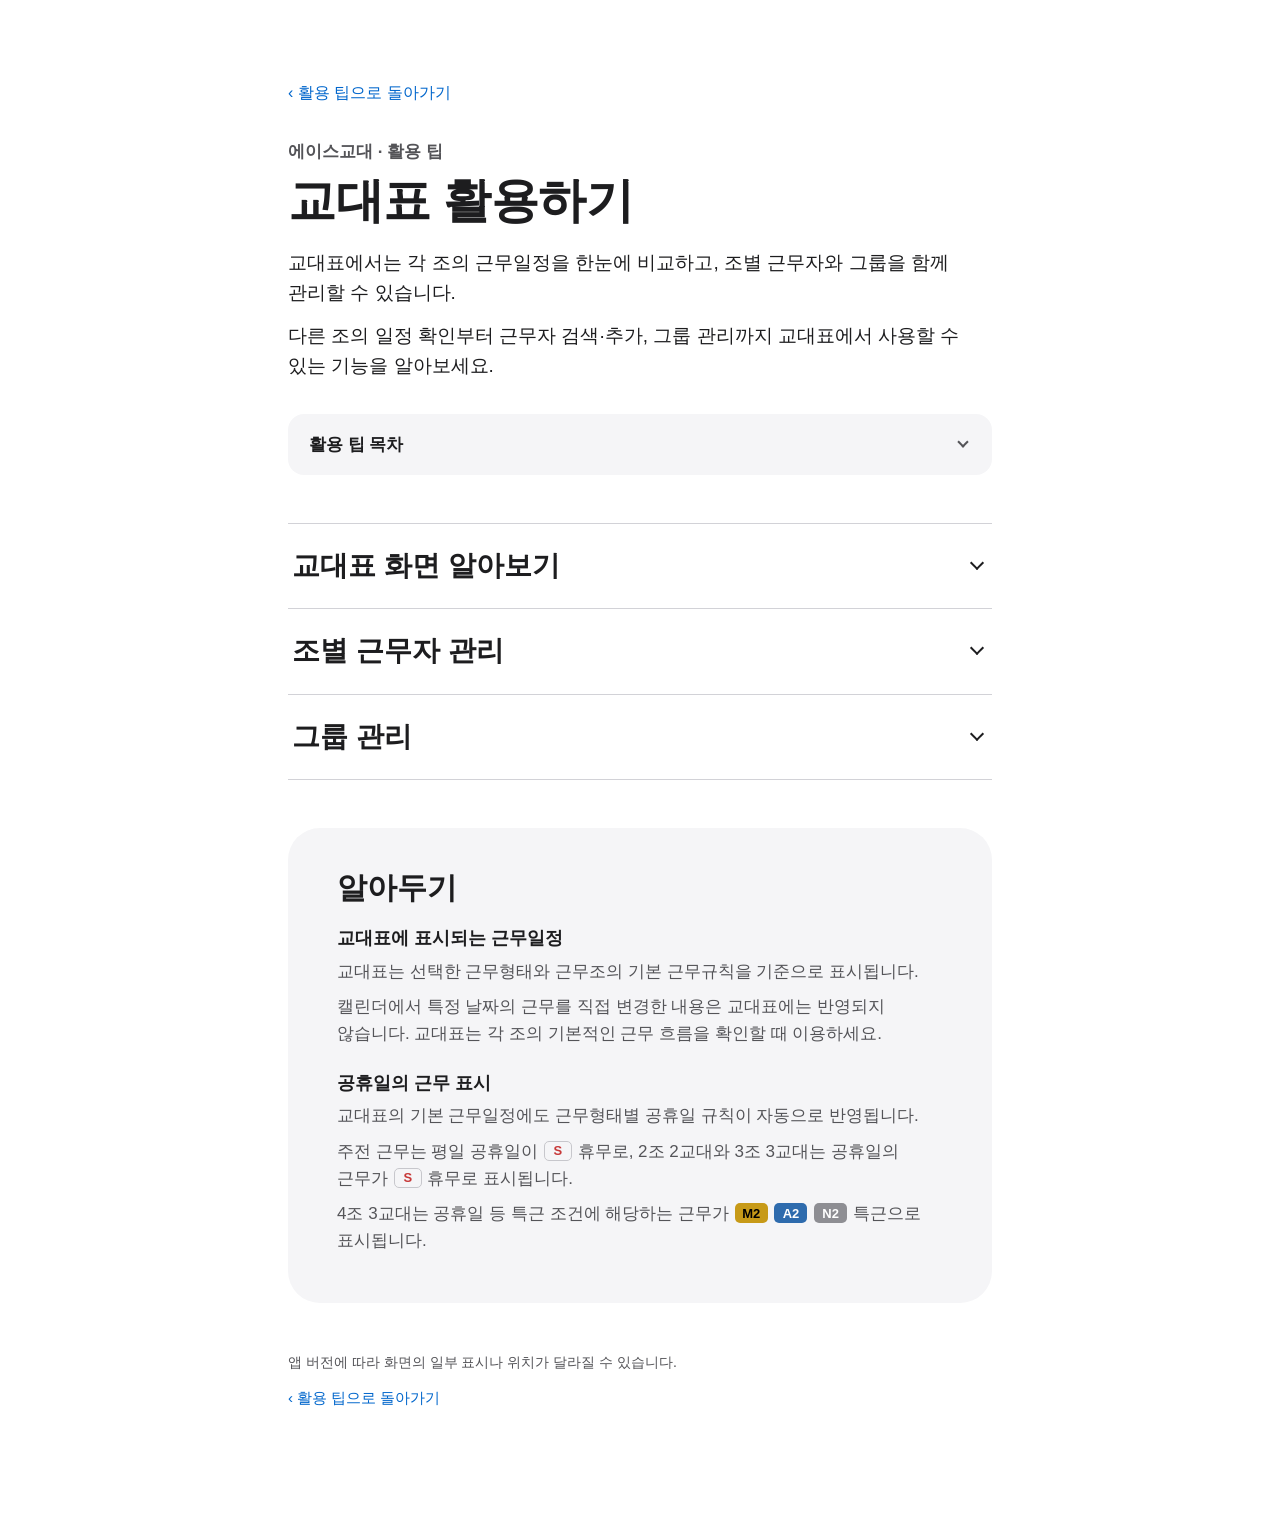
<file: tips-roster.html>
<!doctype html>
<html lang="ko">
<head>
  <meta charset="utf-8">
  <meta name="viewport" content="width=device-width, initial-scale=1">
  <meta name="color-scheme" content="light dark">
  <title>교대표 활용하기 · 활용 팁</title>
  <meta name="description" content="에이스교대 교대표에서 조별 근무일정을 확인하고 근무자와 그룹을 관리하는 방법을 안내합니다.">
  <link rel="stylesheet" href="./tips.css?v=20261002-13">
  <script src="./tips.js?v=20261002-6" defer></script>
</head>
<body>
  <div class="page doc">
    <nav class="doc-back" aria-label="이전 페이지">
      <a href="./tips.html">‹ 활용 팁으로 돌아가기</a>
    </nav>

    <header class="doc-header">
      <p class="hero-eyebrow">에이스교대 · 활용 팁</p>
      <h1>교대표 활용하기</h1>
      <p class="doc-intro">교대표에서는 각 조의 근무일정을 한눈에 비교하고, 조별 근무자와 그룹을 함께 관리할 수 있습니다.</p>
      <p class="doc-intro">다른 조의 일정 확인부터 근무자 검색·추가, 그룹 관리까지 교대표에서 사용할 수 있는 기능을 알아보세요.</p>
    </header>

    <details class="toc">
      <summary>활용 팁 목차</summary>
      <nav aria-label="활용 팁 목차">
        <ul>
          <li><a href="./tips-start.html">처음 시작하기</a></li>
          <li><a href="./tips-calendar.html">캘린더</a></li>
          <li><span aria-current="page">교대표</span></li>
          <li><a href="./tips-payroll.html">급여</a></li>
          <li><a href="./tips-alarm.html">알람</a></li>
          <li><a href="./tips-todo.html">할일</a></li>
        </ul>
      </nav>
    </details>

    <main class="features" aria-label="교대표 기능별 사용법">
      <details class="feature" id="roster-view">
        <summary><h2>교대표 화면 알아보기</h2></summary>
        <div class="carousel" data-carousel>
          <ol class="slides" tabindex="0" aria-label="교대표 화면 알아보기 단계, 좌우로 넘겨 보세요">
              <li class="slide" id="roster-view-1" aria-roledescription="단계" aria-label="1 / 3">
                <div class="slide-text">
                  <p class="slide-step">1 / 3</p>
                  <h3>교대표를 한눈에 확인합니다</h3>
                  <p>교대표에서는 선택한 근무형태의 각 조가 날짜별로 어떤 근무를 하는지 함께 확인할 수 있습니다.</p>
                  <p>조 이름을 선택하면 해당 조의 근무자 관리 화면으로 바로 이동할 수 있어, 일정 확인 중에도 근무자 정보를 빠르게 확인하거나 수정할 수 있습니다.</p>
                </div>
                <figure class="slide-media">
                  <picture>
                    <source srcset="./images/tips/roster-1-main-dark.webp" media="(prefers-color-scheme: dark)">
                    <img src="./images/tips/roster-1-main-light.webp" alt="교대표 화면. 2026년 10월의 날짜마다 A조, B조, C조, D조의 근무 Badge가 나란히 표시되고, 오른쪽 위에 ‘4조 3교대’ 근무형태 선택 버튼이 있습니다." width="920" height="2000" loading="lazy" decoding="async">
                  </picture>
                </figure>
              </li>
              <li class="slide" id="roster-view-2" aria-roledescription="단계" aria-label="2 / 3">
                <div class="slide-text">
                  <p class="slide-step">2 / 3</p>
                  <h3>원하는 연·월로 이동합니다</h3>
                  <p>화면 상단의 연도와 월을 선택하면 확인하려는 달로 바로 이동할 수 있습니다.</p>
                  <p>여러 달을 차례로 넘기지 않아도 과거 또는 앞으로의 교대표를 빠르게 확인할 수 있습니다.</p>
                </div>
                <figure class="slide-media">
                  <picture>
                    <source srcset="./images/tips/roster-2-month-dark.webp" media="(prefers-color-scheme: dark)">
                    <img src="./images/tips/roster-2-month-light.webp" alt="연/월 이동 화면. 연도와 월을 선택해 이동할 수 있고, ‘현재 월로 이동’ 버튼이 있습니다." width="920" height="2000" loading="lazy" decoding="async">
                  </picture>
                </figure>
              </li>
              <li class="slide" id="roster-view-3" aria-roledescription="단계" aria-label="3 / 3">
                <div class="slide-text">
                  <p class="slide-step">3 / 3</p>
                  <h3>다른 근무형태의 교대표를 확인합니다</h3>
                  <p>오른쪽 위의 근무형태 선택 버튼을 이용하면 현재 보고 있는 근무형태와 다른 교대표를 확인할 수 있습니다.</p>
                  <p>‘주전 + 2조 2교대’, ‘3조 3교대’, ‘4조 3교대’ 중에서 선택할 수 있습니다.</p>
                </div>
                <figure class="slide-media">
                  <picture>
                    <source srcset="./images/tips/roster-3-type-dark.webp" media="(prefers-color-scheme: dark)">
                    <img src="./images/tips/roster-3-type-light.webp" alt="근무형태 선택 화면. ‘주전 + 2조 2교대’, ‘3조 3교대’, ‘4조 3교대’ 중에서 선택할 수 있고, 오른쪽 위에 ‘근무조 관리’ 버튼이 있습니다." width="920" height="2000" loading="lazy" decoding="async">
                  </picture>
                </figure>
              </li>
          </ol>
          <div class="slide-controls" hidden>
            <button type="button" class="slide-nav" data-prev>‹ 이전</button>
            <div class="slide-dots">
                  <button type="button" class="slide-dot" aria-label="1단계로 이동"></button>
                  <button type="button" class="slide-dot" aria-label="2단계로 이동"></button>
                  <button type="button" class="slide-dot" aria-label="3단계로 이동"></button>
            </div>
            <button type="button" class="slide-nav" data-next>다음 ›</button>
          </div>
        </div>
      </details>
      <details class="feature" id="roster-workers">
        <summary><h2>조별 근무자 관리</h2></summary>
        <div class="carousel" data-carousel>
          <ol class="slides" tabindex="0" aria-label="조별 근무자 관리 단계, 좌우로 넘겨 보세요">
              <li class="slide" id="roster-workers-1" aria-roledescription="단계" aria-label="1 / 3">
                <div class="slide-text">
                  <p class="slide-step">1 / 3</p>
                  <h3>근무형태와 조별로 근무자를 관리합니다</h3>
                  <p>교대표에서는 근무형태와 근무조별로 함께 근무하는 사람을 따로 관리할 수 있습니다.</p>
                  <p>서로 다른 근무형태나 조의 근무자가 섞이지 않도록 구분해 확인할 수 있습니다.</p>
                </div>
                <figure class="slide-media">
                  <picture>
                    <source srcset="./images/tips/workers-1-list-dark.webp" media="(prefers-color-scheme: dark)">
                    <img src="./images/tips/workers-1-list-light.webp" alt="조별 근무자 관리 화면. ‘주전 / 2조 2교대’, ‘3조 3교대’, ‘4조 3교대’ 아래에 각 조가 나뉘어 있습니다." width="920" height="2000" loading="lazy" decoding="async">
                  </picture>
                </figure>
              </li>
              <li class="slide" id="roster-workers-2" aria-roledescription="단계" aria-label="2 / 3">
                <div class="slide-text">
                  <p class="slide-step">2 / 3</p>
                  <h3>근무자를 검색하고 필터링합니다</h3>
                  <p>검색창에서 이름, 그룹, Pos'로 필요한 근무자를 빠르게 찾을 수 있습니다.</p>
                  <p>화면 상단의 그룹 필터에서 전체, 각 그룹, 미지정 중 하나를 선택하면 해당 그룹의 근무자만 골라서 확인할 수 있습니다.</p>
                </div>
                <figure class="slide-media">
                  <picture>
                    <source srcset="./images/tips/workers-2-search-dark.webp" media="(prefers-color-scheme: dark)">
                    <img src="./images/tips/workers-2-search-light.webp" alt="4조 3교대 B조의 근무자 화면. 위쪽 검색창과 그룹 필터가 있고, 선택한 그룹의 근무자 이름, 직책, Pos', 연락처가 표시됩니다." width="920" height="2000" loading="lazy" decoding="async">
                  </picture>
                </figure>
              </li>
              <li class="slide" id="roster-workers-3" aria-roledescription="단계" aria-label="3 / 3">
                <div class="slide-text">
                  <p class="slide-step">3 / 3</p>
                  <h3>새로운 근무자를 추가합니다</h3>
                  <p>근무자 추가 기능을 이용해 선택한 근무형태와 조에 함께 근무하는 사람을 등록할 수 있습니다.</p>
                  <p>이름과 그룹, 직책, Pos', 연락처를 입력할 수 있으며, 저장한 연락처로 바로 전화나 메시지를 보낼 수 있습니다.</p>
                </div>
                <figure class="slide-media">
                  <picture>
                    <source srcset="./images/tips/workers-3-add-dark.webp" media="(prefers-color-scheme: dark)">
                    <img src="./images/tips/workers-3-add-light.webp" alt="근무자 추가 화면. 이름, 그룹, 직책, Pos', 연락처를 입력하고 저장합니다." width="920" height="2000" loading="lazy" decoding="async">
                  </picture>
                </figure>
              </li>
          </ol>
          <div class="slide-controls" hidden>
            <button type="button" class="slide-nav" data-prev>‹ 이전</button>
            <div class="slide-dots">
                  <button type="button" class="slide-dot" aria-label="1단계로 이동"></button>
                  <button type="button" class="slide-dot" aria-label="2단계로 이동"></button>
                  <button type="button" class="slide-dot" aria-label="3단계로 이동"></button>
            </div>
            <button type="button" class="slide-nav" data-next>다음 ›</button>
          </div>
        </div>
      </details>
      <details class="feature" id="roster-groups">
        <summary><h2>그룹 관리</h2></summary>
        <div class="carousel" data-carousel>
          <ol class="slides" tabindex="0" aria-label="그룹 관리 단계, 좌우로 넘겨 보세요">
              <li class="slide" id="roster-groups-1" aria-roledescription="단계" aria-label="1 / 2">
                <div class="slide-text">
                  <p class="slide-step">1 / 2</p>
                  <h3>필요한 그룹을 만들어 관리합니다</h3>
                  <p>자주 함께 확인하는 근무자를 그룹으로 나누어 관리할 수 있습니다.</p>
                  <p>필요한 그룹을 추가한 뒤 근무자를 분류하면 많은 인원이 있어도 원하는 사람을 빠르게 찾을 수 있습니다. 만든 그룹은 모든 근무형태와 조의 근무자 분류에 공통으로 사용할 수 있습니다.</p>
                </div>
                <figure class="slide-media">
                  <picture>
                    <source srcset="./images/tips/groups-1-add-dark.webp" media="(prefers-color-scheme: dark)">
                    <img src="./images/tips/groups-1-add-light.webp" alt="새 그룹 추가 화면. 그룹 이름을 입력하고 ‘추가’를 누릅니다." width="920" height="2000" loading="lazy" decoding="async">
                  </picture>
                </figure>
              </li>
              <li class="slide" id="roster-groups-2" aria-roledescription="단계" aria-label="2 / 2">
                <div class="slide-text">
                  <p class="slide-step">2 / 2</p>
                  <h3>그룹의 표시 순서를 변경합니다</h3>
                  <p>그룹 관리 화면에서 ‘편집’ 버튼을 누른 뒤 각 그룹 오른쪽의 ≡ 표시를 끌어 순서를 바꾸고, 체크 버튼을 눌러 마칩니다.</p>
                  <p>자주 사용하는 그룹을 위쪽으로 옮겨 원하는 순서로 정리할 수 있습니다.</p>
                </div>
                <figure class="slide-media">
                  <picture>
                    <source srcset="./images/tips/groups-2-order-dark.webp" media="(prefers-color-scheme: dark)">
                    <img src="./images/tips/groups-2-order-light.webp" alt="그룹 관리 화면의 편집 상태. 각 그룹 오른쪽의 ≡ 표시를 끌어 순서를 바꾸고, 위쪽 체크 버튼을 눌러 마칩니다." width="920" height="2000" loading="lazy" decoding="async">
                  </picture>
                </figure>
              </li>
          </ol>
          <div class="slide-controls" hidden>
            <button type="button" class="slide-nav" data-prev>‹ 이전</button>
            <div class="slide-dots">
                  <button type="button" class="slide-dot" aria-label="1단계로 이동"></button>
                  <button type="button" class="slide-dot" aria-label="2단계로 이동"></button>
            </div>
            <button type="button" class="slide-nav" data-next>다음 ›</button>
          </div>
        </div>
      </details>
    </main>

    <aside class="doc-note" aria-labelledby="note-title">
      <h2 id="note-title">알아두기</h2>
      <h3>교대표에 표시되는 근무일정</h3>
      <p>교대표는 선택한 근무형태와 근무조의 기본 근무규칙을 기준으로 표시됩니다.</p>
      <p>캘린더에서 특정 날짜의 근무를 직접 변경한 내용은 교대표에는 반영되지 않습니다. 교대표는 각 조의 기본적인 근무 흐름을 확인할 때 이용하세요.</p>
      <h3>공휴일의 근무 표시</h3>
      <p>교대표의 기본 근무일정에도 근무형태별 공휴일 규칙이 자동으로 반영됩니다.</p>
      <p>주전 근무는 평일 공휴일이 <span class="cal-badge cal-badge--inline cal-badge--s">S</span> 휴무로, 2조 2교대와 3조 3교대는 공휴일의 근무가 <span class="cal-badge cal-badge--inline cal-badge--s">S</span> 휴무로 표시됩니다.</p>
      <p>4조 3교대는 공휴일 등 특근 조건에 해당하는 근무가 <span class="cal-badge cal-badge--inline cal-badge--m is-wide">M2</span> <span class="cal-badge cal-badge--inline cal-badge--a is-wide">A2</span> <span class="cal-badge cal-badge--inline cal-badge--n is-wide">N2</span> 특근으로 표시됩니다.</p>
    </aside>

    <footer class="doc-footer">
      <p class="doc-disclaimer">앱 버전에 따라 화면의 일부 표시나 위치가 달라질 수 있습니다.</p>
      <p><a href="./tips.html">‹ 활용 팁으로 돌아가기</a></p>
    </footer>
  </div>
</body>
</html>
</file>
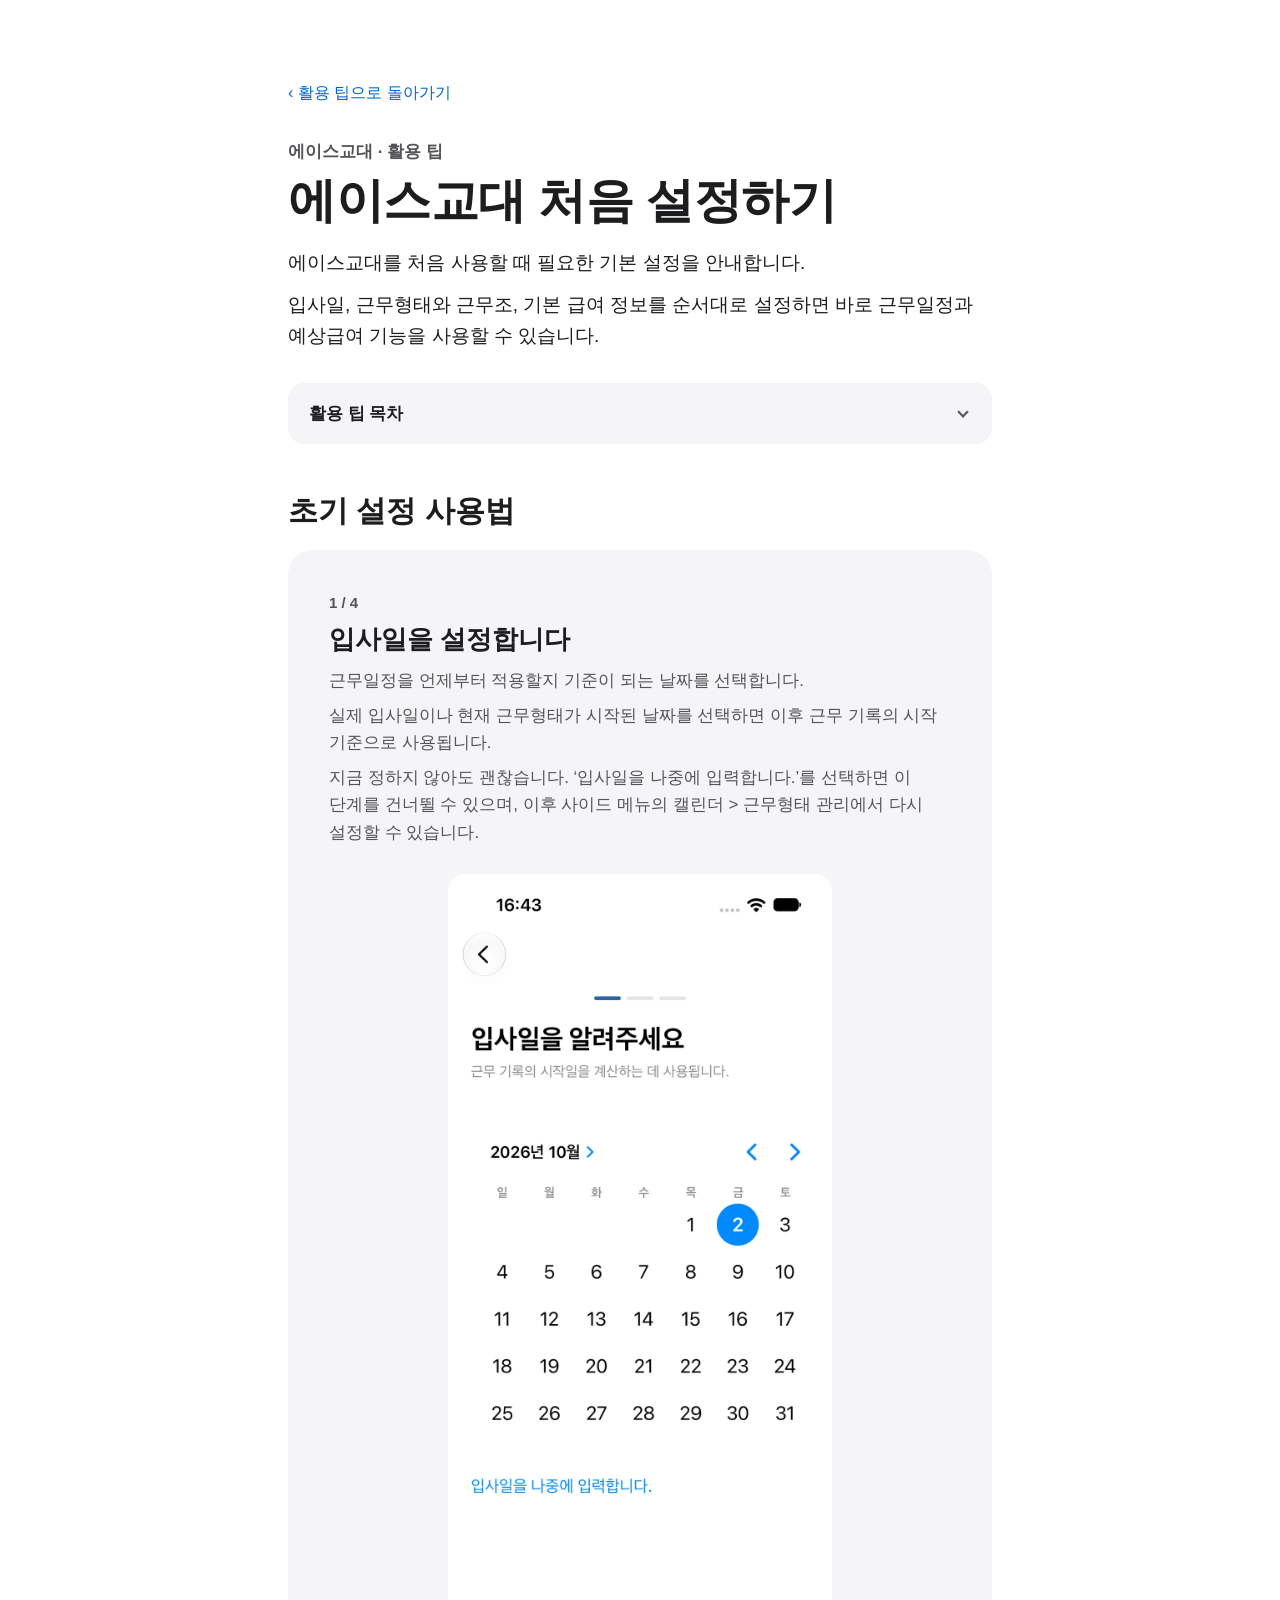
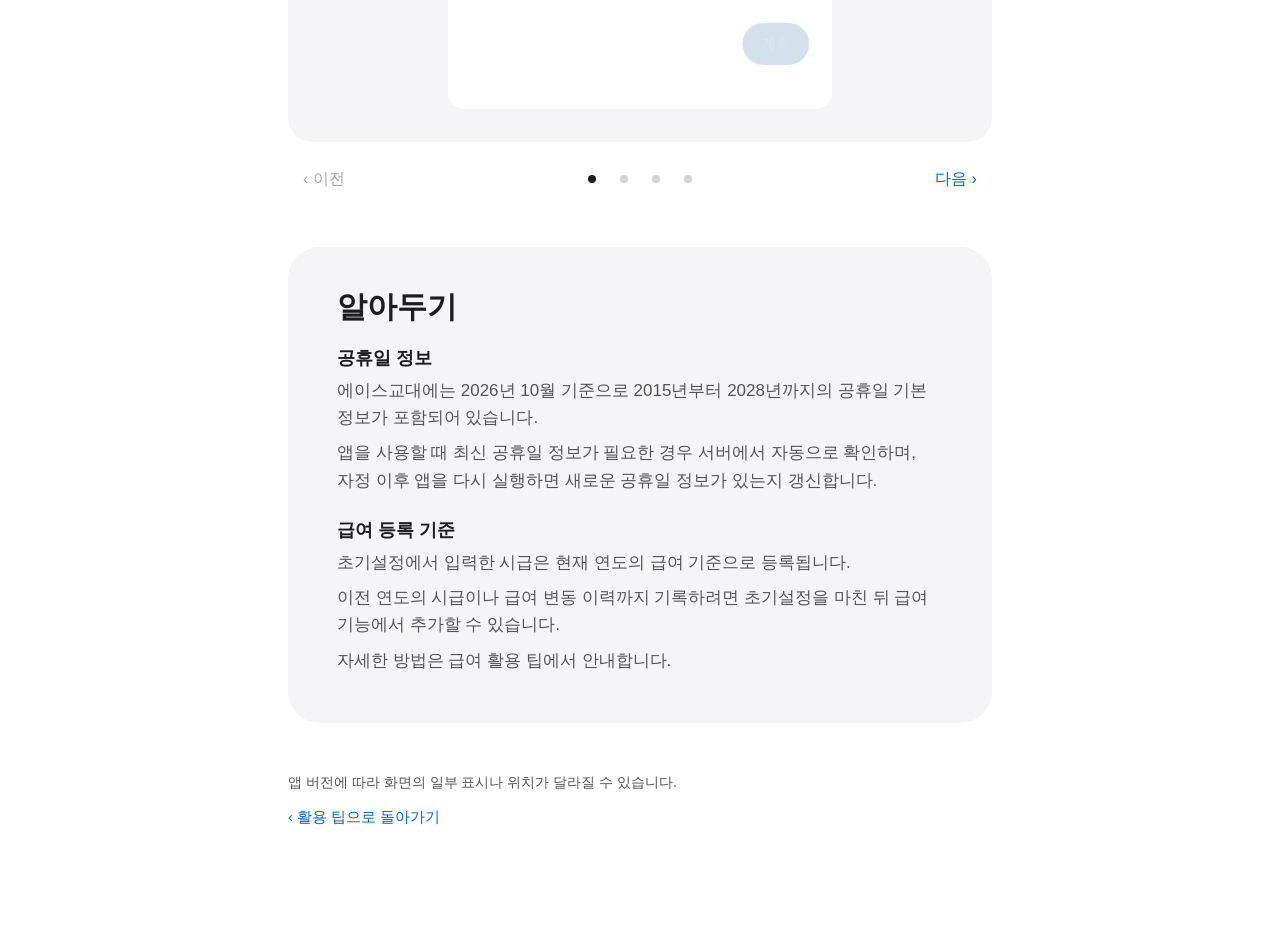
<file: tips-start.html>
<!doctype html>
<html lang="ko">
<head>
  <meta charset="utf-8">
  <meta name="viewport" content="width=device-width, initial-scale=1">
  <meta name="color-scheme" content="light dark">
  <title>에이스교대 처음 설정하기 · 활용 팁</title>
  <meta name="description" content="에이스교대를 처음 실행했을 때 근무형태와 조 등 기본 설정을 진행하는 방법을 안내합니다.">
  <link rel="stylesheet" href="./tips.css?v=20261002-13">
  <script src="./tips.js?v=20261002-6" defer></script>
</head>
<body>
  <div class="page doc">
    <nav class="doc-back" aria-label="이전 페이지">
      <a href="./tips.html">‹ 활용 팁으로 돌아가기</a>
    </nav>

    <header class="doc-header">
      <p class="hero-eyebrow">에이스교대 · 활용 팁</p>
      <h1>에이스교대 처음 설정하기</h1>
      <p class="doc-intro">에이스교대를 처음 사용할 때 필요한 기본 설정을 안내합니다.</p>
      <p class="doc-intro">입사일, 근무형태와 근무조, 기본 급여 정보를 순서대로 설정하면 바로 근무일정과 예상급여 기능을 사용할 수 있습니다.</p>
    </header>

    <details class="toc">
      <summary>활용 팁 목차</summary>
      <nav aria-label="활용 팁 목차">
        <ul>
          <li><span aria-current="page">처음 시작하기</span></li>
          <li><a href="./tips-calendar.html">캘린더</a></li>
          <li><a href="./tips-roster.html">교대표</a></li>
          <li><a href="./tips-payroll.html">급여</a></li>
          <li><a href="./tips-alarm.html">알람</a></li>
          <li><a href="./tips-todo.html">할일</a></li>
        </ul>
      </nav>
    </details>

    <main>
      <section class="guide" aria-labelledby="guide-title">
        <h2 id="guide-title">초기 설정 사용법</h2>
        <div class="carousel" data-carousel>
          <ol class="slides" tabindex="0" aria-label="초기 설정 단계, 좌우로 넘겨 보세요">
          <li class="slide" id="setup-1" aria-roledescription="단계" aria-label="1 / 4">
            <div class="slide-text">
              <p class="slide-step">1 / 4</p>
              <h3>입사일을 설정합니다</h3>
              <p>근무일정을 언제부터 적용할지 기준이 되는 날짜를 선택합니다.</p>
              <p>실제 입사일이나 현재 근무형태가 시작된 날짜를 선택하면 이후 근무 기록의 시작 기준으로 사용됩니다.</p>
              <p>지금 정하지 않아도 괜찮습니다. ‘입사일을 나중에 입력합니다.’를 선택하면 이 단계를 건너뛸 수 있으며, 이후 사이드 메뉴의 캘린더 &gt; 근무형태 관리에서 다시 설정할 수 있습니다.</p>
            </div>
            <figure class="slide-media">
              <picture>
                <source srcset="./images/tips/start-1-joindate-dark.webp" media="(prefers-color-scheme: dark)">
                <img src="./images/tips/start-1-joindate-light.webp" alt="입사일 설정 화면. 2026년 10월 달력에서 날짜를 선택하고, 아래에 ‘입사일을 나중에 입력합니다.’ 항목이 있습니다." width="920" height="2000" loading="lazy" decoding="async">
              </picture>
            </figure>
          </li>
          <li class="slide" id="setup-2" aria-roledescription="단계" aria-label="2 / 4">
            <div class="slide-text">
              <p class="slide-step">2 / 4</p>
              <h3>근무형태를 선택합니다</h3>
              <p>현재 근무 중인 형태를 선택합니다. 화면에는 주전 근무, 4조 3교대, 3조 3교대, 2조 2교대가 표시됩니다.</p>
              <p>주전 근무 또는 교대근무 형태를 선택하면 해당 패턴을 기준으로 캘린더의 근무일정이 만들어집니다.</p>
              <p>지금 정하지 않으려면 ‘근무 형태를 나중에 선택합니다.’를 이용해 건너뛸 수 있으며, 이후 사이드 메뉴의 캘린더 &gt; 근무형태 관리에서 언제든 다시 설정할 수 있습니다.</p>
            </div>
            <figure class="slide-media">
              <picture>
                <source srcset="./images/tips/start-2-worktype-dark.webp" media="(prefers-color-scheme: dark)">
                <img src="./images/tips/start-2-worktype-light.webp" alt="근무형태 선택 화면. 주전 근무, 4조 3교대, 3조 3교대, 2조 2교대 항목과 ‘근무 형태를 나중에 선택합니다.’ 항목이 있습니다." width="920" height="2000" loading="lazy" decoding="async">
              </picture>
            </figure>
          </li>
          <li class="slide" id="setup-3" aria-roledescription="단계" aria-label="3 / 4">
            <div class="slide-text">
              <p class="slide-step">3 / 4</p>
              <h3>나의 근무조를 선택합니다</h3>
              <p>교대근무를 선택했다면 현재 자신이 속한 근무조를 선택합니다.</p>
              <p>같은 교대근무 형태라도 선택한 조에 따라 캘린더에 표시되는 근무 순서가 달라집니다.</p>
              <p>조 선택이 필요하지 않은 근무형태에서는 이 단계가 표시되지 않습니다.</p>
            </div>
            <figure class="slide-media">
              <picture>
                <source srcset="./images/tips/start-3-team-dark.webp" media="(prefers-color-scheme: dark)">
                <img src="./images/tips/start-3-team-light.webp" alt="근무조 선택 화면. 4조 3교대를 선택한 경우 A조, B조, C조, D조 중 자신의 조를 선택합니다." width="920" height="2000" loading="lazy" decoding="async">
              </picture>
            </figure>
          </li>
          <li class="slide" id="setup-4" aria-roledescription="단계" aria-label="4 / 4">
            <div class="slide-text">
              <p class="slide-step">4 / 4</p>
              <h3>기본 급여를 설정합니다</h3>
              <p>예상급여 계산에 사용할 기본 급여 정보를 설정합니다.</p>
              <p>지금 입력하지 않아도 이후 [급여] 탭에서 언제든 다시 변경할 수 있습니다.</p>
              <dl class="slide-items">
                <dt>나의 시급은</dt>
                <dd>예상급여 계산에 사용할 기본 시급을 입력합니다.</dd>
                <dt>교대수당이 시급에 포함되어 있어요</dt>
                <dd>시급에 교대수당이 포함되어 있다면 이 옵션을 켭니다. 주전 근무와 교대근무 사이에서 근무형태가 바뀌는 경우에도 설정한 기준을 이용해 예상급여와 O/T 금액을 계산합니다.</dd>
                <dt>본월급 환산시간</dt>
                <dd>시급을 기준으로 기본 월급을 계산할 때 사용할 월 환산시간을 설정합니다. 시간 대신 ‘정액으로 입력’을 선택해 기본 월급을 금액으로 입력할 수도 있습니다.</dd>
                <dt>급여연도 기준월</dt>
                <dd>매년 변경되는 급여 기준을 어느 달부터 새 급여연도로 볼지 선택합니다. 급여 인상 등 연도별 급여 설정을 구분할 때 사용됩니다.</dd>
                <dt>월급일</dt>
                <dd>매달 급여를 받는 날짜를 설정합니다. 특정 날짜 대신 말일을 급여일로 사용할 수 있으며, 급여일이 휴일일 때 평일에 지급하는 방식도 설정할 수 있습니다.</dd>
              </dl>
              <p>초기설정에서 입력한 급여 정보는 이후 [급여] 탭에서 다시 변경할 수 있습니다.</p>
            </div>
            <figure class="slide-media">
              <picture>
                <source srcset="./images/tips/start-4-pay-dark.webp" media="(prefers-color-scheme: dark)">
                <img src="./images/tips/start-4-pay-light.webp" alt="급여 설정 화면. 나의 시급, 교대수당이 시급에 포함되어 있어요, 본월급 환산시간, 급여연도 기준월, 월급일 항목과 ‘급여 설정을 나중에 입력합니다.’ 항목이 있습니다." width="920" height="2000" loading="lazy" decoding="async">
              </picture>
            </figure>
          </li>
          </ol>
          <div class="slide-controls" hidden>
            <button type="button" class="slide-nav" data-prev>‹ 이전</button>
            <div class="slide-dots">
              <button type="button" class="slide-dot" aria-label="1단계로 이동"></button>
              <button type="button" class="slide-dot" aria-label="2단계로 이동"></button>
              <button type="button" class="slide-dot" aria-label="3단계로 이동"></button>
              <button type="button" class="slide-dot" aria-label="4단계로 이동"></button>
            </div>
            <button type="button" class="slide-nav" data-next>다음 ›</button>
          </div>
        </div>
      </section>

      <aside class="doc-note" aria-labelledby="note-title">
        <h2 id="note-title">알아두기</h2>
        <h3>공휴일 정보</h3>
        <p>에이스교대에는 2026년 10월 기준으로 2015년부터 2028년까지의 공휴일 기본 정보가 포함되어 있습니다.</p>
        <p>앱을 사용할 때 최신 공휴일 정보가 필요한 경우 서버에서 자동으로 확인하며, 자정 이후 앱을 다시 실행하면 새로운 공휴일 정보가 있는지 갱신합니다.</p>
        <h3>급여 등록 기준</h3>
        <p>초기설정에서 입력한 시급은 현재 연도의 급여 기준으로 등록됩니다.</p>
        <p>이전 연도의 시급이나 급여 변동 이력까지 기록하려면 초기설정을 마친 뒤 급여 기능에서 추가할 수 있습니다.</p>
        <p>자세한 방법은 급여 활용 팁에서 안내합니다.</p>
      </aside>
    </main>

    <footer class="doc-footer">
      <p class="doc-disclaimer">앱 버전에 따라 화면의 일부 표시나 위치가 달라질 수 있습니다.</p>
      <p><a href="./tips.html">‹ 활용 팁으로 돌아가기</a></p>
    </footer>
  </div>
</body>
</html>
</file>
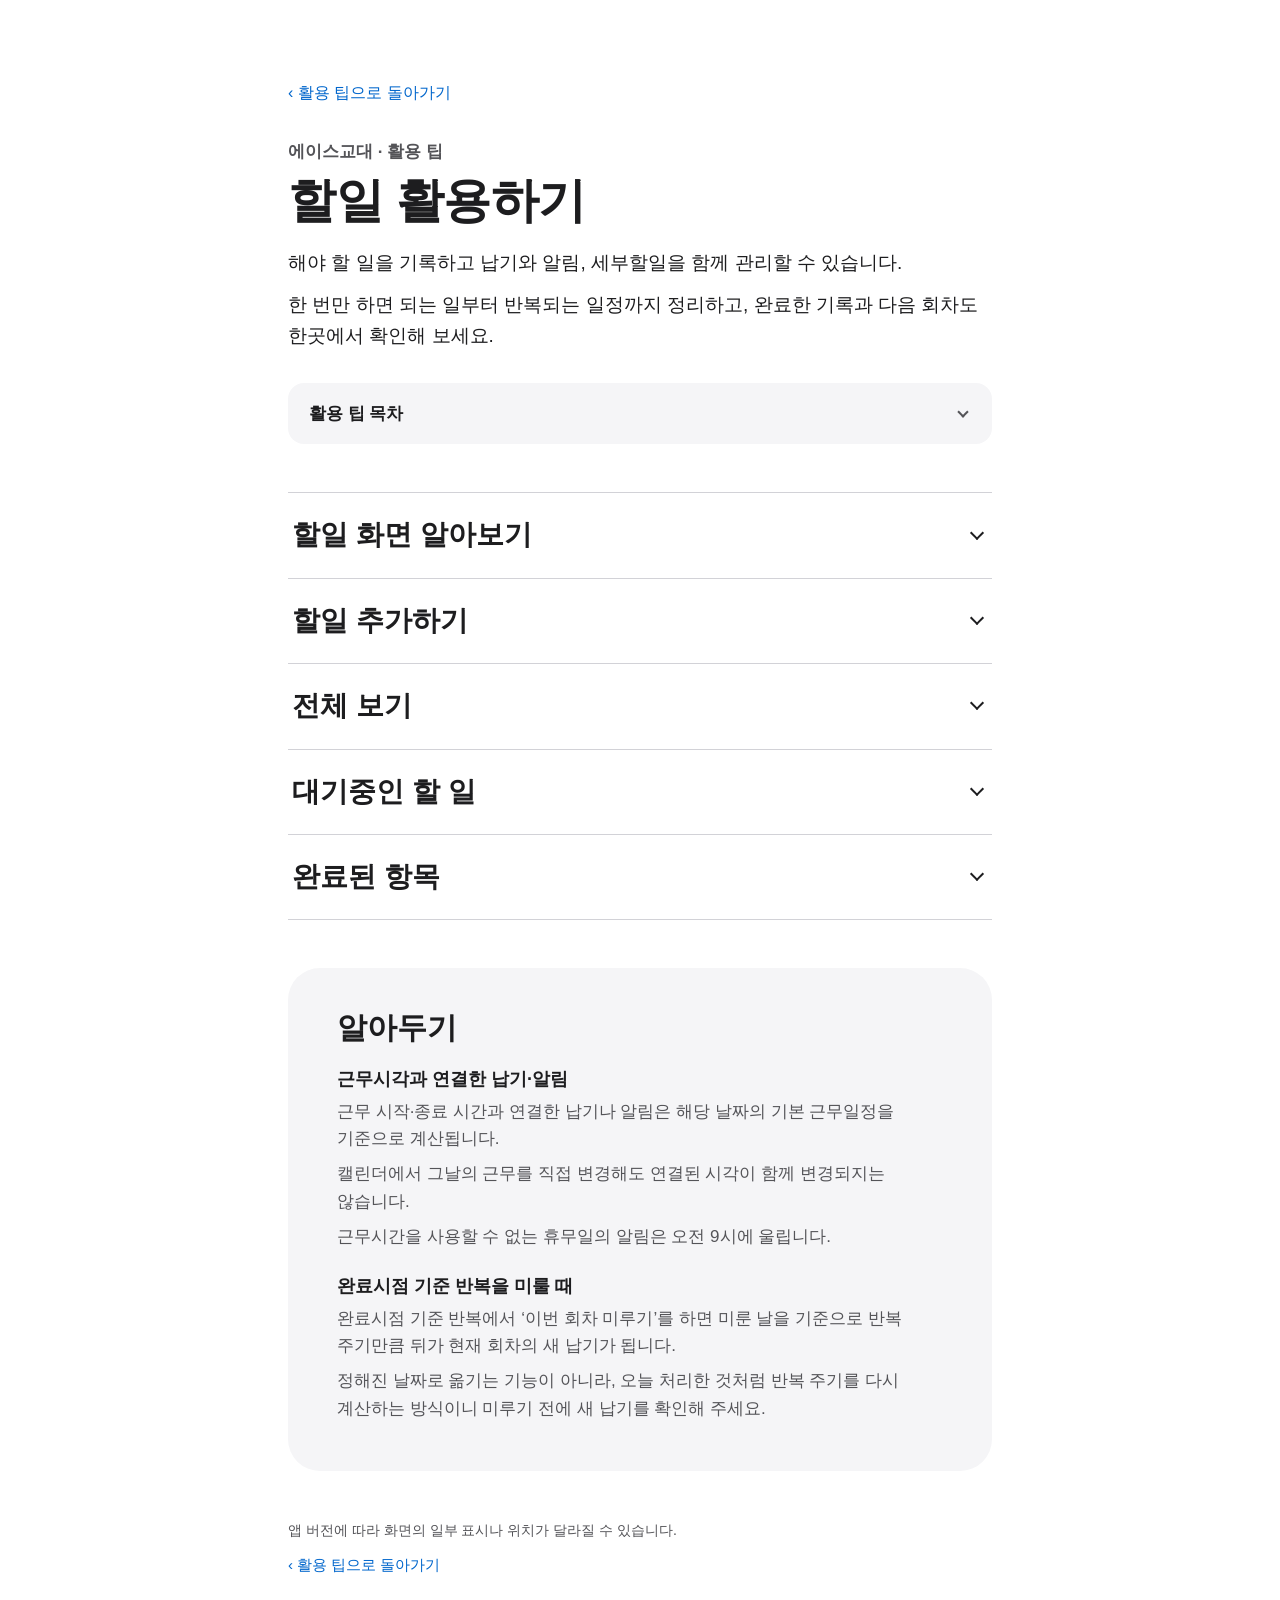
<file: tips-todo.html>
<!doctype html>
<html lang="ko">
<head>
  <meta charset="utf-8">
  <meta name="viewport" content="width=device-width, initial-scale=1">
  <meta name="color-scheme" content="light dark">
  <title>할일 활용하기 · 활용 팁</title>
  <meta name="description" content="에이스교대 할일에서 납기와 알림, 세부할일, 반복 할일을 관리하는 방법을 안내합니다.">
  <link rel="stylesheet" href="./tips.css?v=20261002-13">
  <script src="./tips.js?v=20261002-6" defer></script>
</head>
<body>
  <div class="page doc">
    <nav class="doc-back" aria-label="이전 페이지">
      <a href="./tips.html">‹ 활용 팁으로 돌아가기</a>
    </nav>

    <header class="doc-header">
      <p class="hero-eyebrow">에이스교대 · 활용 팁</p>
      <h1>할일 활용하기</h1>
      <p class="doc-intro">해야 할 일을 기록하고 납기와 알림, 세부할일을 함께 관리할 수 있습니다.</p>
      <p class="doc-intro">한 번만 하면 되는 일부터 반복되는 일정까지 정리하고, 완료한 기록과 다음 회차도 한곳에서 확인해 보세요.</p>
    </header>

    <details class="toc">
      <summary>활용 팁 목차</summary>
      <nav aria-label="활용 팁 목차">
        <ul>
          <li><a href="./tips-start.html">처음 시작하기</a></li>
          <li><a href="./tips-calendar.html">캘린더</a></li>
          <li><a href="./tips-roster.html">교대표</a></li>
          <li><a href="./tips-payroll.html">급여</a></li>
          <li><a href="./tips-alarm.html">알람</a></li>
          <li><span aria-current="page">할일</span></li>
        </ul>
      </nav>
    </details>

    <main class="features" aria-label="할일 기능별 사용법">
      <details class="feature" id="todo-view">
        <summary><h2>할일 화면 알아보기</h2></summary>
        <div class="carousel" data-carousel>
          <ol class="slides" tabindex="0" aria-label="할일 화면 알아보기 단계, 좌우로 넘겨 보세요">
              <li class="slide" id="todo-view-1" aria-roledescription="단계" aria-label="1 / 4">
                <div class="slide-text">
                  <p class="slide-step">1 / 4</p>
                  <h3>해야 할 일을 한눈에 확인합니다</h3>
                  <p>메인 화면에서는 가까운 납기의 할일과 내가 만든 목록을 빠르게 확인할 수 있습니다.</p>
                  <dl class="slide-items">
                    <dt>오늘·내일</dt>
                    <dd>오늘과 내일이 납기인 할일, 그리고 납기가 지났지만 아직 완료하지 않은 할일을 모아 보여 줍니다.</dd>
                    <dt>나의 목록</dt>
                    <dd>‘전체보기’와 직접 만든 목록, 다음 회차를 기다리는 ‘대기중인 할 일’, ‘완료된 항목’을 확인할 수 있습니다.</dd>
                  </dl>
                </div>
                <figure class="slide-media">
                  <picture>
                    <source srcset="./images/tips/todo-view-1-main-dark.webp" media="(prefers-color-scheme: dark)">
                    <img src="./images/tips/todo-view-1-main-light.webp" alt="할일 메인 화면. 위쪽 ‘오늘·내일’에 납기가 지난 할일이 있고, 아래 ‘나의 목록’에 전체보기, 회사 업무·개인 업무·자기계발·나의 할일 목록, 그룹 추가, 대기중인 할 일, 완료된 항목이 있습니다." width="920" height="2000" loading="lazy" decoding="async">
                  </picture>
                </figure>
              </li>
              <li class="slide" id="todo-view-2" aria-roledescription="단계" aria-label="2 / 4">
                <div class="slide-text">
                  <p class="slide-step">2 / 4</p>
                  <h3>할일과 그룹을 빠르게 추가합니다</h3>
                  <p>오른쪽 위의 + 버튼을 누르면 ‘그룹 신규 추가’와 ‘할일 추가’ 중에서 골라 바로 추가할 수 있습니다.</p>
                </div>
                <figure class="slide-media">
                  <picture>
                    <source srcset="./images/tips/todo-view-2-add-dark.webp" media="(prefers-color-scheme: dark)">
                    <img src="./images/tips/todo-view-2-add-light.webp" alt="오른쪽 위 + 버튼 메뉴. ‘그룹 신규 추가’와 ‘할일 추가’가 있습니다." width="920" height="2000" loading="lazy" decoding="async">
                  </picture>
                </figure>
              </li>
              <li class="slide" id="todo-view-3" aria-roledescription="단계" aria-label="3 / 4">
                <div class="slide-text">
                  <p class="slide-step">3 / 4</p>
                  <h3>발생한 할일 알림을 확인합니다</h3>
                  <p>‘알림함’ 버튼을 누르면 알림이 설정된 할일에서 받은 알림 내역을 확인할 수 있습니다. 읽지 않은 알림이 있으면 버튼에 표시됩니다.</p>
                  <p>확인한 알림은 ‘모든 알림 지우기’로 한 번에 정리할 수 있습니다.</p>
                </div>
                <figure class="slide-media">
                  <picture>
                    <source srcset="./images/tips/todo-view-3-inbox-dark.webp" media="(prefers-color-scheme: dark)">
                    <img src="./images/tips/todo-view-3-inbox-light.webp" alt="알림함 화면. 받은 할일 알림이 납기와 알림 시각과 함께 표시되고, 읽지 않은 알림에는 파란 점이 붙습니다." width="920" height="2000" loading="lazy" decoding="async">
                  </picture>
                </figure>
              </li>
              <li class="slide" id="todo-view-4" aria-roledescription="단계" aria-label="4 / 4">
                <div class="slide-text">
                  <p class="slide-step">4 / 4</p>
                  <h3>나만의 그룹을 만듭니다</h3>
                  <p>할일을 목적에 따라 나누고 싶다면 새로운 그룹(목록)을 만들 수 있습니다.</p>
                  <p>‘목록 이름’과 ‘색상’을 직접 정해 업무, 개인 일정 등 원하는 기준으로 구분해 사용할 수 있습니다. 색상은 빨강, 주황, 노랑, 초록, 청록, 파랑, 남색, 보라, 분홍, 회색 중에서 고릅니다.</p>
                </div>
                <figure class="slide-media">
                  <picture>
                    <source srcset="./images/tips/todo-view-4-group-dark.webp" media="(prefers-color-scheme: dark)">
                    <img src="./images/tips/todo-view-4-group-light.webp" alt="그룹 추가 화면. 그룹 이름을 입력하고 10가지 색상 중 하나를 고릅니다." width="920" height="2000" loading="lazy" decoding="async">
                  </picture>
                </figure>
              </li>
          </ol>
          <div class="slide-controls" hidden>
            <button type="button" class="slide-nav" data-prev>‹ 이전</button>
            <div class="slide-dots">
                  <button type="button" class="slide-dot" aria-label="1단계로 이동"></button>
                  <button type="button" class="slide-dot" aria-label="2단계로 이동"></button>
                  <button type="button" class="slide-dot" aria-label="3단계로 이동"></button>
                  <button type="button" class="slide-dot" aria-label="4단계로 이동"></button>
            </div>
            <button type="button" class="slide-nav" data-next>다음 ›</button>
          </div>
        </div>
      </details>
      <details class="feature" id="todo-add">
        <summary><h2>할일 추가하기</h2></summary>
        <div class="carousel" data-carousel>
          <ol class="slides" tabindex="0" aria-label="할일 추가하기 단계, 좌우로 넘겨 보세요">
              <li class="slide" id="todo-add-1" aria-roledescription="단계" aria-label="1 / 6">
                <div class="slide-text">
                  <p class="slide-step">1 / 6</p>
                  <h3>할일의 기본 내용을 입력합니다</h3>
                  <p>할일을 저장할 목록을 선택하고 ‘제목’과 필요한 ‘메모’를 입력합니다.</p>
                </div>
                <figure class="slide-media">
                  <picture>
                    <source srcset="./images/tips/todo-add-1-basic-dark.webp" media="(prefers-color-scheme: dark)">
                    <img src="./images/tips/todo-add-1-basic-light.webp" alt="할일 추가 화면. 목록(개인 업무)을 고르고 제목과 메모를 입력하며, 아래에 세부 체크리스트, 납기, 알림, 우선 순위, 반복 설정이 있습니다." width="920" height="2000" loading="lazy" decoding="async">
                  </picture>
                </figure>
              </li>
              <li class="slide" id="todo-add-2" aria-roledescription="단계" aria-label="2 / 6">
                <div class="slide-text">
                  <p class="slide-step">2 / 6</p>
                  <h3>큰 할일을 여러 단계로 나눕니다</h3>
                  <p>‘세부할일’을 추가해 하나의 할일을 단계별로 나누어 관리할 수 있습니다.</p>
                  <p>완료한 세부할일 비율이 진행률로 계산되어 목록에서 ‘50%’처럼 퍼센트로 표시됩니다. 세부할일을 모두 완료해도 할일 자체가 자동으로 완료되지는 않으며, 할일을 완료하면 남은 세부할일도 함께 완료됩니다.</p>
                </div>
                <figure class="slide-media">
                  <picture>
                    <source srcset="./images/tips/todo-add-2-subtasks-dark.webp" media="(prefers-color-scheme: dark)">
                    <img src="./images/tips/todo-add-2-subtasks-light.webp" alt="할일 편집 화면의 세부 체크리스트. 다섯 개의 세부할일이 번호와 함께 표시되고 ‘세부할일 추가’와 ‘순서 편집’이 있습니다." width="920" height="2000" loading="lazy" decoding="async">
                  </picture>
                </figure>
              </li>
              <li class="slide" id="todo-add-3" aria-roledescription="단계" aria-label="3 / 6">
                <div class="slide-text">
                  <p class="slide-step">3 / 6</p>
                  <h3>언제까지 해야 하는지 납기를 정합니다</h3>
                  <p>납기를 설정하면 할일 목록에서 처리해야 할 시점을 함께 확인할 수 있습니다.</p>
                  <dl class="slide-items">
                    <dt>날짜</dt>
                    <dd>납기 날짜를 고르고, 시간은 ‘시간 없음’ 또는 ‘시간 지정’으로 정합니다.</dd>
                    <dt>근무 시간과 연결</dt>
                    <dd>납기 날짜가 근무일이라면 시간 대신 ‘근무 시작’ 또는 ‘근무 종료’를 고를 수 있습니다. 그날 근무 시간에 맞춰 납기 시각이 정해집니다.</dd>
                    <dt>근무 날짜 기준</dt>
                    <dd>날짜 대신 ‘근무 날짜’를 기준으로 고르면, 선택한 근무 종류가 있는 날을 찾아 납기로 정합니다.</dd>
                  </dl>
                </div>
                <figure class="slide-media">
                  <picture>
                    <source srcset="./images/tips/todo-add-3-due-dark.webp" media="(prefers-color-scheme: dark)">
                    <img src="./images/tips/todo-add-3-due-light.webp" alt="납기 설정 화면. 일주일 후·한달 후·3달 후 바로가기와 날짜, 시간 지정, 시각을 고릅니다." width="920" height="2000" loading="lazy" decoding="async">
                  </picture>
                </figure>
              </li>
              <li class="slide" id="todo-add-4" aria-roledescription="단계" aria-label="4 / 6">
                <div class="slide-text">
                  <p class="slide-step">4 / 6</p>
                  <h3>납기 전에 미리 알림을 받습니다</h3>
                  <p>납기가 설정된 할일에는 알림을 설정할 수 있습니다.</p>
                  <p>‘당일’, ‘1일 전’처럼 납기 며칠 전에 받을지 고를 수 있고, 하나의 할일에 여러 개의 알림을 둘 수 있습니다.</p>
                  <p>‘알림 추가’를 이용하면 원하는 날짜와 시각, 또는 그날의 근무 시작·종료 시각에 맞춘 알림도 따로 추가할 수 있습니다.</p>
                </div>
                <figure class="slide-media">
                  <picture>
                    <source srcset="./images/tips/todo-add-4-alerts-dark.webp" media="(prefers-color-scheme: dark)">
                    <img src="./images/tips/todo-add-4-alerts-light.webp" alt="알림 설정 화면. 알림 시간 설정을 근무 시작으로 두고 당일·1일 전·3일 전을 고른 상태이며, 아래에 ‘알림 추가’가 있습니다." width="920" height="2000" loading="lazy" decoding="async">
                  </picture>
                </figure>
              </li>
              <li class="slide" id="todo-add-5" aria-roledescription="단계" aria-label="5 / 6">
                <div class="slide-text">
                  <p class="slide-step">5 / 6</p>
                  <h3>중요한 할일을 눈에 띄게 표시합니다</h3>
                  <p>‘우선 순위’를 설정하면 중요한 할일을 다른 항목과 구분해 확인할 수 있습니다.</p>
                  <p>목록에서는 긴급이 빨간 ‘!!!’, 매우중요가 주황 ‘!!’, 중요가 노란 ‘!’로 표시됩니다.</p>
                </div>
                <figure class="slide-media">
                  <picture>
                    <source srcset="./images/tips/todo-add-5-priority-dark.webp" media="(prefers-color-scheme: dark)">
                    <img src="./images/tips/todo-add-5-priority-light.webp" alt="추가 옵션의 우선 순위가 ‘!! 매우중요’로 설정된 화면입니다." width="920" height="2000" loading="lazy" decoding="async">
                  </picture>
                </figure>
              </li>
              <li class="slide" id="todo-add-6" aria-roledescription="단계" aria-label="6 / 6">
                <div class="slide-text">
                  <p class="slide-step">6 / 6</p>
                  <h3>반복되는 할일을 자동으로 관리합니다</h3>
                  <p>‘반복 설정’을 사용하면 같은 할일을 정해진 주기로 다시 만들 수 있습니다.</p>
                  <dl class="slide-items">
                    <dt>납기일 기준</dt>
                    <dd>정해진 납기일을 기준으로 다음 회차의 일정을 미리 계산합니다. 다음 회차는 ‘대기중인 할 일’에서 확인할 수 있습니다.</dd>
                    <dt>완료시점 기준</dt>
                    <dd>할일을 실제로 완료한 날짜를 기준으로 다음 회차의 일정을 계산합니다. 현재 회차를 완료하면 다음 날짜가 정해집니다.</dd>
                    <dt>반복할 세부할일</dt>
                    <dd>반복할 때마다 함께 넣을 세부할일을 정해 둘 수 있습니다. 새로 만들어지는 다음 회차부터 미완료 상태로 들어갑니다.</dd>
                  </dl>
                </div>
                <figure class="slide-media">
                  <picture>
                    <source srcset="./images/tips/todo-add-6-repeat-dark.webp" media="(prefers-color-scheme: dark)">
                    <img src="./images/tips/todo-add-6-repeat-light.webp" alt="반복 설정이 매주, 완료시점 기준으로 설정되고 반복할 세부할일 네 개가 등록된 화면입니다." width="920" height="2000" loading="lazy" decoding="async">
                  </picture>
                </figure>
              </li>
          </ol>
          <div class="slide-controls" hidden>
            <button type="button" class="slide-nav" data-prev>‹ 이전</button>
            <div class="slide-dots">
                  <button type="button" class="slide-dot" aria-label="1단계로 이동"></button>
                  <button type="button" class="slide-dot" aria-label="2단계로 이동"></button>
                  <button type="button" class="slide-dot" aria-label="3단계로 이동"></button>
                  <button type="button" class="slide-dot" aria-label="4단계로 이동"></button>
                  <button type="button" class="slide-dot" aria-label="5단계로 이동"></button>
                  <button type="button" class="slide-dot" aria-label="6단계로 이동"></button>
            </div>
            <button type="button" class="slide-nav" data-next>다음 ›</button>
          </div>
        </div>
      </details>
      <details class="feature" id="todo-all">
        <summary><h2>전체 보기</h2></summary>
        <div class="carousel" data-carousel>
          <ol class="slides" tabindex="0" aria-label="전체 보기 단계, 좌우로 넘겨 보세요">
              <li class="slide" id="todo-all-1" aria-roledescription="단계" aria-label="1 / 2">
                <div class="slide-text">
                  <p class="slide-step">1 / 2</p>
                  <h3>모든 할일을 날짜순으로 확인합니다</h3>
                  <p>‘전체보기’에서는 완료하지 않은 할일을 납기 순서대로 모아 확인할 수 있습니다.</p>
                  <p>납기가 지난 할일은 맨 위 ‘납기 지난 항목’에 모이고, 나머지는 ‘이번 달’, ‘2026년 11월’처럼 달별로 나뉘어 표시됩니다. 반복 할일에는 반복 표시가, 세부할일이 있는 할일에는 진행률이 함께 보입니다.</p>
                </div>
                <figure class="slide-media">
                  <picture>
                    <source srcset="./images/tips/todo-all-1-schedule-dark.webp" media="(prefers-color-scheme: dark)">
                    <img src="./images/tips/todo-all-1-schedule-light.webp" alt="전체보기의 일정으로 보기 화면. 납기 지난 항목, 이번 달, 2026년 11월 순서로 할일이 나뉘어 표시됩니다." width="920" height="2000" loading="lazy" decoding="async">
                  </picture>
                </figure>
              </li>
              <li class="slide" id="todo-all-2" aria-roledescription="단계" aria-label="2 / 2">
                <div class="slide-text">
                  <p class="slide-step">2 / 2</p>
                  <h3>필요한 기준으로 나누어 봅니다</h3>
                  <p>오른쪽 위 + 버튼 옆의 ‘보기 방식 변경’ 버튼을 이용하면 할일을 납기 순서대로 보는 ‘일정으로 보기’와 목록별로 나누어 보는 ‘목록별 분류’ 중에서 고를 수 있습니다.</p>
                </div>
                <figure class="slide-media">
                  <picture>
                    <source srcset="./images/tips/todo-all-2-bylist-dark.webp" media="(prefers-color-scheme: dark)">
                    <img src="./images/tips/todo-all-2-bylist-light.webp" alt="전체보기의 목록별 분류 화면. 회사 업무, 개인 업무, 자기계발, 나의 할일 목록별로 할일이 목록 색상과 함께 나뉘어 표시됩니다." width="920" height="2000" loading="lazy" decoding="async">
                  </picture>
                </figure>
              </li>
          </ol>
          <div class="slide-controls" hidden>
            <button type="button" class="slide-nav" data-prev>‹ 이전</button>
            <div class="slide-dots">
                  <button type="button" class="slide-dot" aria-label="1단계로 이동"></button>
                  <button type="button" class="slide-dot" aria-label="2단계로 이동"></button>
            </div>
            <button type="button" class="slide-nav" data-next>다음 ›</button>
          </div>
        </div>
      </details>
      <details class="feature" id="todo-pending">
        <summary><h2>대기중인 할 일</h2></summary>
        <div class="carousel" data-carousel>
          <ol class="slides" tabindex="0" aria-label="대기중인 할 일 단계, 좌우로 넘겨 보세요">
              <li class="slide" id="todo-pending-1" aria-roledescription="단계" aria-label="1 / 2">
                <div class="slide-text">
                  <p class="slide-step">1 / 2</p>
                  <h3>다음 회차를 기다리는 반복 할일을 확인합니다</h3>
                  <p>‘대기중인 할 일’에서는 반복 설정이 적용된 항목의 다음 일정을 확인할 수 있습니다. 납기일 기준 반복은 ‘다음 회차’에, 완료시점 기준 반복은 ‘완료일기준’에 나뉘어 표시됩니다.</p>
                  <p>납기일 기준 반복은 정해진 납기를 기준으로 다음 회차가 미리 정해지고, 완료시점 기준 반복은 현재 회차를 실제로 완료한 시점을 기준으로 다음 회차가 정해집니다.</p>
                </div>
                <figure class="slide-media">
                  <picture>
                    <source srcset="./images/tips/todo-pending-1-list-dark.webp" media="(prefers-color-scheme: dark)">
                    <img src="./images/tips/todo-pending-1-list-light.webp" alt="대기중인 할 일 화면. ‘다음 회차’에 매주 납기일 기준 반복인 업무일지 정리하기가, ‘완료일기준’에 매주 완료시점 기준 반복인 고양이 밥주기가 표시됩니다." width="920" height="2000" loading="lazy" decoding="async">
                  </picture>
                </figure>
              </li>
              <li class="slide" id="todo-pending-2" aria-roledescription="단계" aria-label="2 / 2">
                <div class="slide-text">
                  <p class="slide-step">2 / 2</p>
                  <h3>다음 반복 일정을 관리합니다</h3>
                  <p>항목을 누르면 아래에 관리 메뉴가 나타납니다.</p>
                  <dl class="slide-items">
                    <dt>이번 회차 미루기</dt>
                    <dd>현재 회차를 반복 주기만큼 한 번 뒤로 미룹니다. 시간과 알림 설정은 그대로 유지됩니다.</dd>
                    <dt>반복할 세부할일</dt>
                    <dd>다음 회차부터 들어갈 세부할일을 추가하거나 삭제할 수 있습니다.</dd>
                    <dt>반복 삭제</dt>
                    <dd>‘현재 및 이후 반복 삭제’를 선택하면 아직 완료하지 않은 현재 회차와 앞으로의 반복이 함께 삭제됩니다. 이미 완료한 지난 회차와 받은 알림 내역은 그대로 남습니다.</dd>
                  </dl>
                </div>
                <figure class="slide-media">
                  <picture>
                    <source srcset="./images/tips/todo-pending-2-manage-dark.webp" media="(prefers-color-scheme: dark)">
                    <img src="./images/tips/todo-pending-2-manage-light.webp" alt="대기중인 할 일 항목을 눌렀을 때 아래에 이번 회차 미루기, 반복할 세부할일, 반복 삭제 버튼이 표시된 화면입니다." width="920" height="2000" loading="lazy" decoding="async">
                  </picture>
                </figure>
              </li>
          </ol>
          <div class="slide-controls" hidden>
            <button type="button" class="slide-nav" data-prev>‹ 이전</button>
            <div class="slide-dots">
                  <button type="button" class="slide-dot" aria-label="1단계로 이동"></button>
                  <button type="button" class="slide-dot" aria-label="2단계로 이동"></button>
            </div>
            <button type="button" class="slide-nav" data-next>다음 ›</button>
          </div>
        </div>
      </details>
      <details class="feature" id="todo-done">
        <summary><h2>완료된 항목</h2></summary>
        <div class="carousel" data-carousel>
          <ol class="slides" tabindex="0" aria-label="완료된 항목 단계, 좌우로 넘겨 보세요">
              <li class="slide" id="todo-done-1" aria-roledescription="단계" aria-label="1 / 2">
                <div class="slide-text">
                  <p class="slide-step">1 / 2</p>
                  <h3>완료한 할일을 확인합니다</h3>
                  <p>‘완료된 항목’에서는 완료한 할일이 ‘오늘’처럼 완료한 날짜별로 모여 표시되며, 어떤 할일을 언제 마쳤는지 확인할 수 있습니다.</p>
                  <p>필요 없는 기록은 오른쪽 위 ‘편집’으로 선택해서 지우거나 ‘완료된 항목 모두 지우기’로 정리할 수 있으며, 이때 반복 설정과 앞으로의 회차는 그대로 유지됩니다.</p>
                </div>
                <figure class="slide-media">
                  <picture>
                    <source srcset="./images/tips/todo-done-1-list-dark.webp" media="(prefers-color-scheme: dark)">
                    <img src="./images/tips/todo-done-1-list-light.webp" alt="완료된 항목 화면. ‘오늘’ 아래에 완료 처리된 업무일지 정리하기와 고양이 밥주기가 취소선과 함께 표시되고, 오른쪽 위에 정렬 버튼과 편집 버튼이 있습니다." width="920" height="2000" loading="lazy" decoding="async">
                  </picture>
                </figure>
              </li>
              <li class="slide" id="todo-done-2" aria-roledescription="단계" aria-label="2 / 2">
                <div class="slide-text">
                  <p class="slide-step">2 / 2</p>
                  <h3>완료한 시점을 수정합니다</h3>
                  <p>완료된 할일을 눌러 ‘할일 편집’ 화면을 열면 ‘완료’ 항목에서 ‘완료 시각’의 날짜와 시간을 다시 정할 수 있습니다. 지금 이후의 시각으로는 바꿀 수 없습니다.</p>
                  <p>이번 주에 완료한 항목은 ‘완료 해제’로 다시 미완료 상태로 되돌릴 수 있습니다.</p>
                </div>
                <figure class="slide-media">
                  <picture>
                    <source srcset="./images/tips/todo-done-2-time-dark.webp" media="(prefers-color-scheme: dark)">
                    <img src="./images/tips/todo-done-2-time-light.webp" alt="완료된 할일의 할일 편집 화면. ‘완료’ 항목에서 완료 시각의 날짜와 시간을 고르는 중이며, 아래에 완료 해제와 할일 삭제가 있습니다." width="920" height="2000" loading="lazy" decoding="async">
                  </picture>
                </figure>
              </li>
          </ol>
          <div class="slide-controls" hidden>
            <button type="button" class="slide-nav" data-prev>‹ 이전</button>
            <div class="slide-dots">
                  <button type="button" class="slide-dot" aria-label="1단계로 이동"></button>
                  <button type="button" class="slide-dot" aria-label="2단계로 이동"></button>
            </div>
            <button type="button" class="slide-nav" data-next>다음 ›</button>
          </div>
        </div>
      </details>
    </main>

    <aside class="doc-note" aria-labelledby="note-title">
      <h2 id="note-title">알아두기</h2>
      <h3>근무시각과 연결한 납기·알림</h3>
      <p>근무 시작·종료 시간과 연결한 납기나 알림은 해당 날짜의 기본 근무일정을 기준으로 계산됩니다.</p>
      <p>캘린더에서 그날의 근무를 직접 변경해도 연결된 시각이 함께 변경되지는 않습니다.</p>
      <p>근무시간을 사용할 수 없는 휴무일의 알림은 오전 9시에 울립니다.</p>
      <h3>완료시점 기준 반복을 미룰 때</h3>
      <p>완료시점 기준 반복에서 ‘이번 회차 미루기’를 하면 미룬 날을 기준으로 반복 주기만큼 뒤가 현재 회차의 새 납기가 됩니다.</p>
      <p>정해진 날짜로 옮기는 기능이 아니라, 오늘 처리한 것처럼 반복 주기를 다시 계산하는 방식이니 미루기 전에 새 납기를 확인해 주세요.</p>
    </aside>

    <footer class="doc-footer">
      <p class="doc-disclaimer">앱 버전에 따라 화면의 일부 표시나 위치가 달라질 수 있습니다.</p>
      <p><a href="./tips.html">‹ 활용 팁으로 돌아가기</a></p>
    </footer>
  </div>
</body>
</html>
</file>
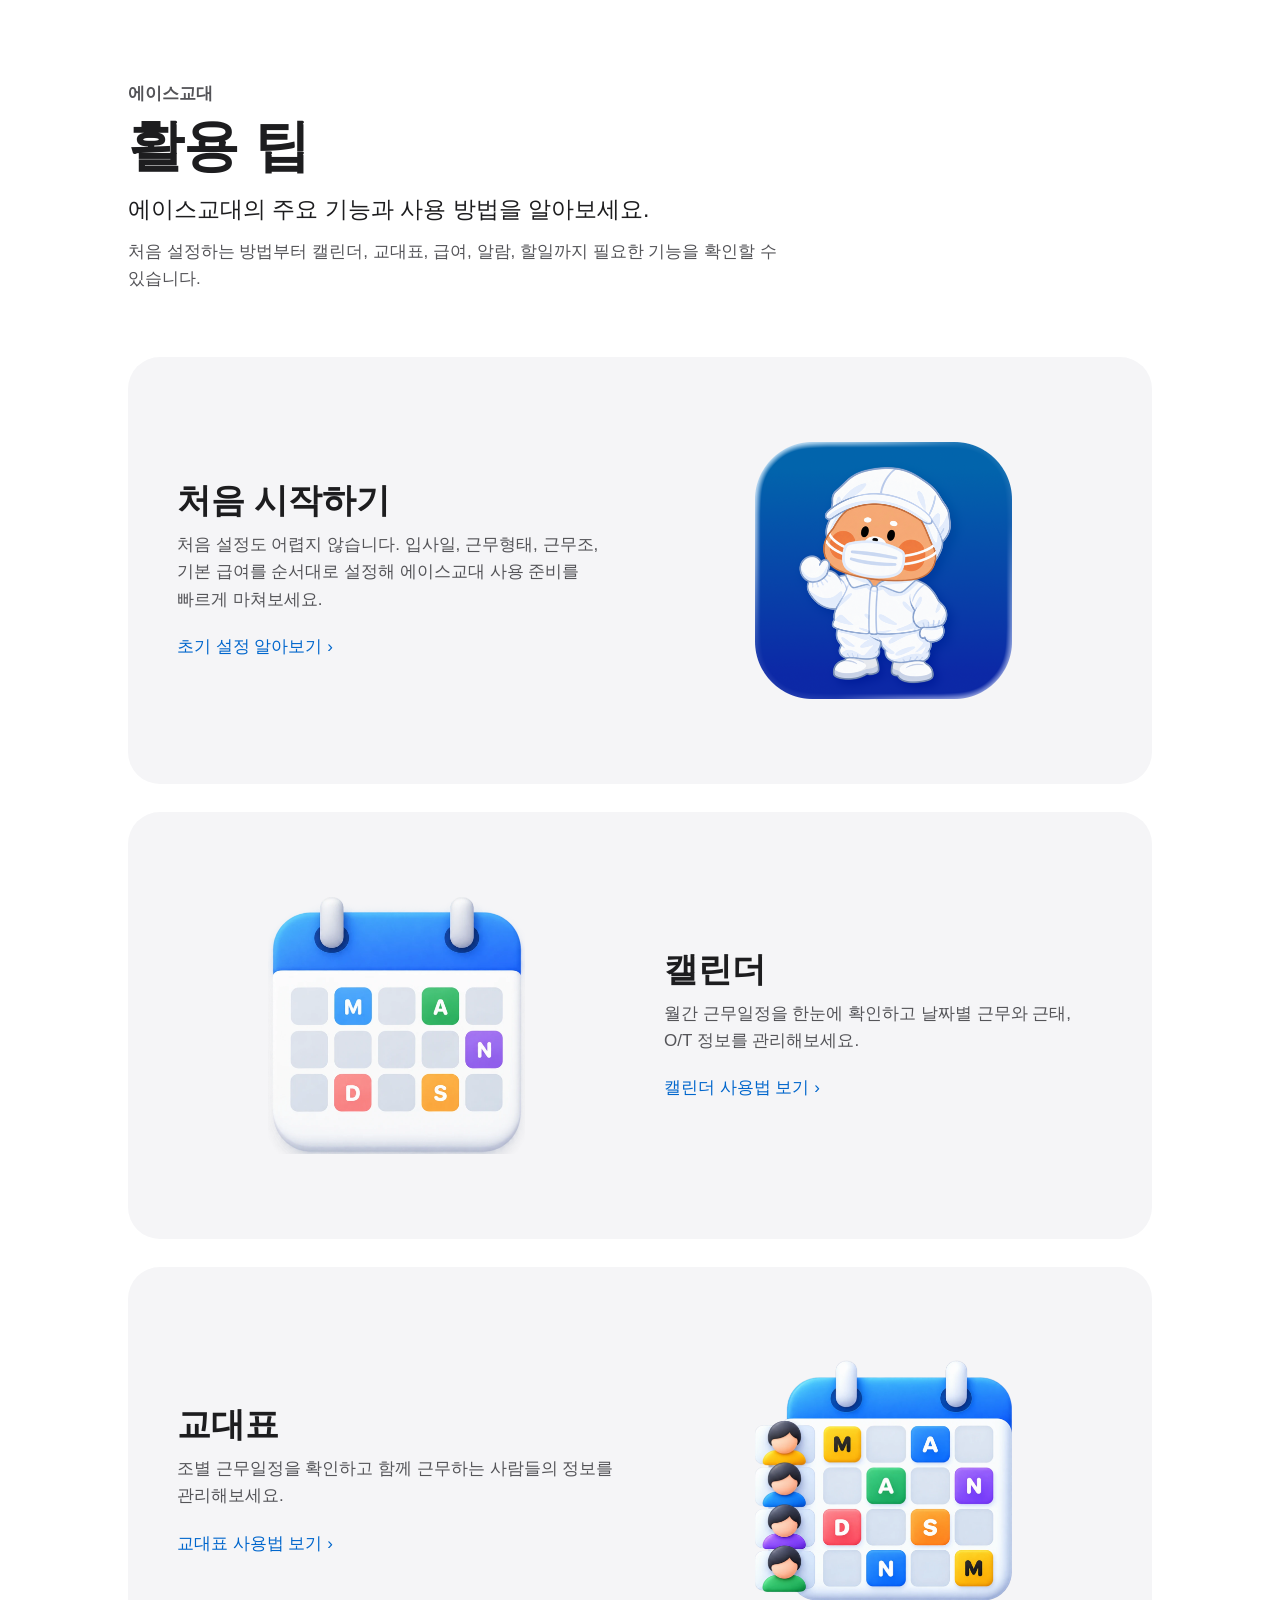
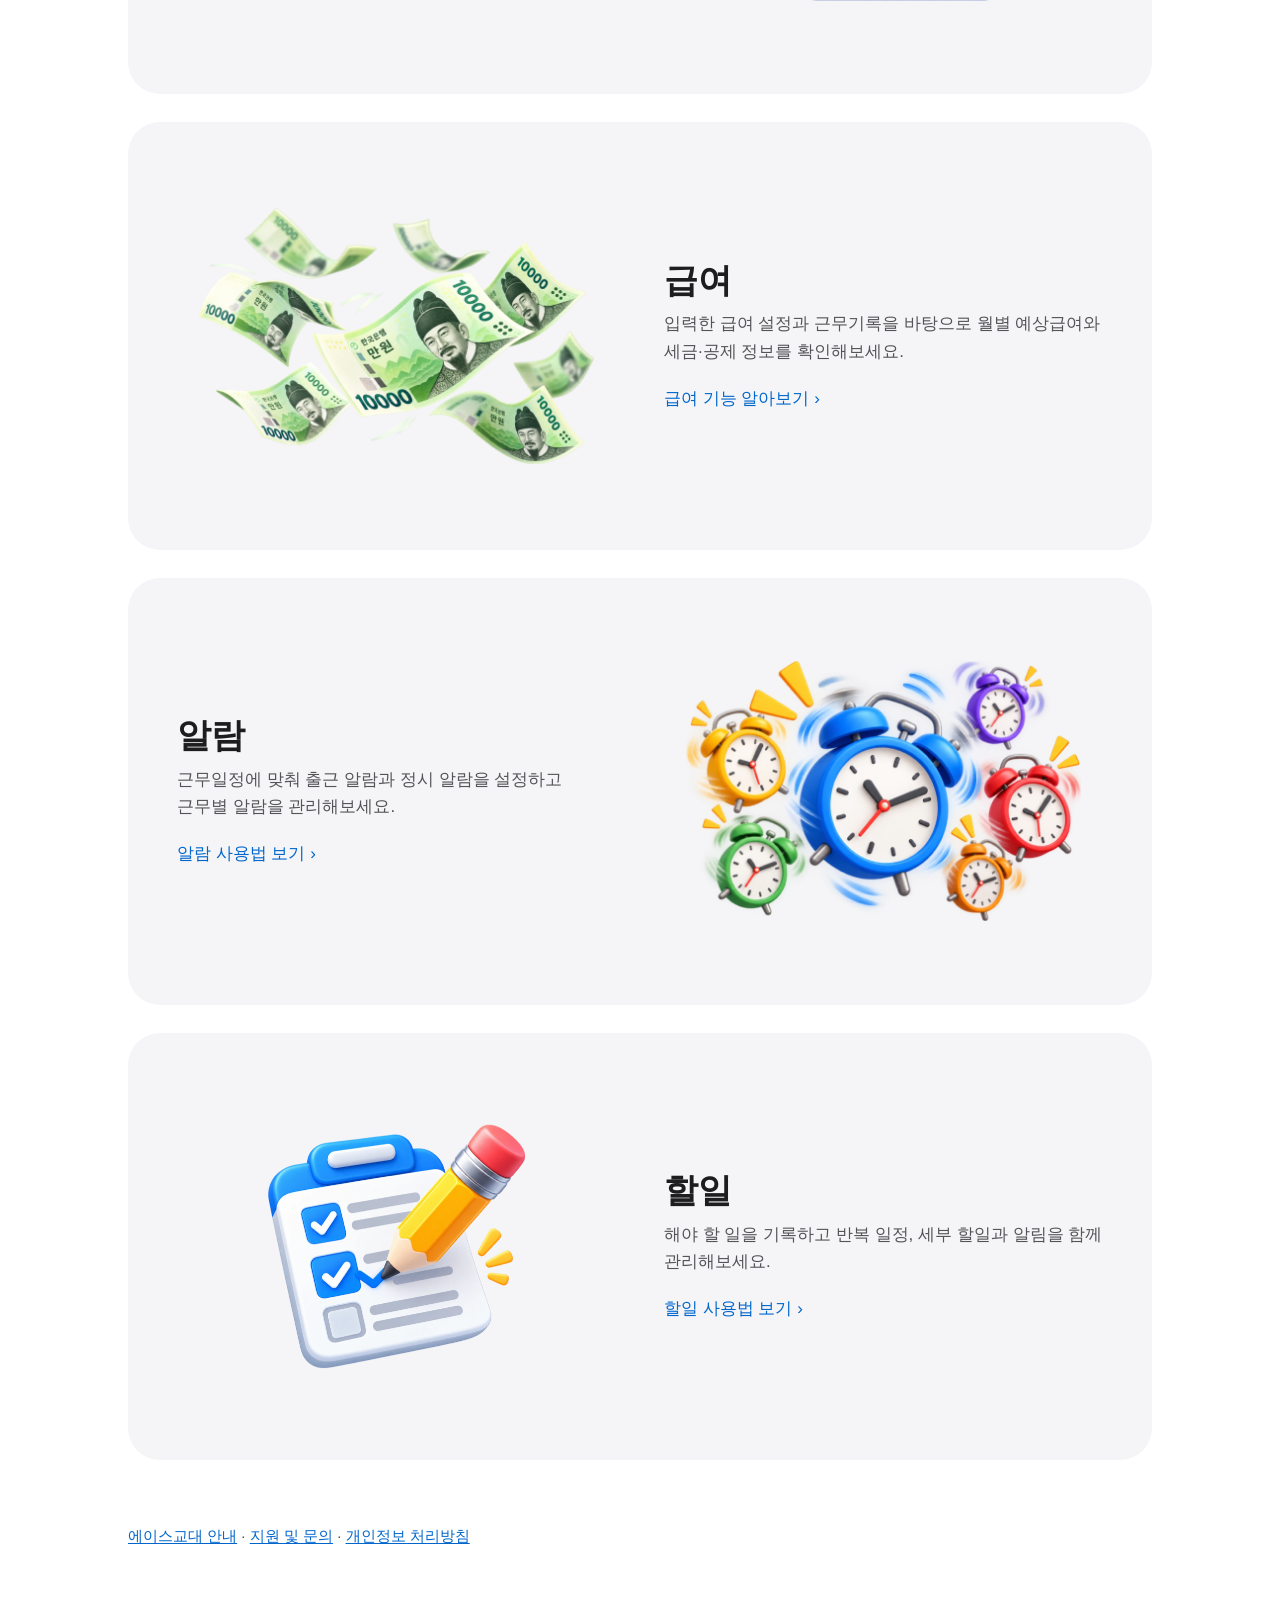
<file: tips.html>
<!doctype html>
<html lang="ko">
<head>
  <meta charset="utf-8">
  <meta name="viewport" content="width=device-width, initial-scale=1">
  <meta name="color-scheme" content="light dark">
  <title>에이스교대 활용 팁</title>
  <meta name="description" content="에이스교대의 주요 기능과 사용 방법을 알아보세요.">
  <link rel="stylesheet" href="./tips.css?v=20261002-13">
</head>
<body>
  <div class="page">
    <header class="hero">
      <p class="hero-eyebrow">에이스교대</p>
      <h1>활용 팁</h1>
      <p class="hero-lead">에이스교대의 주요 기능과 사용 방법을 알아보세요.</p>
      <p class="hero-sub">처음 설정하는 방법부터 캘린더, 교대표, 급여, 알람, 할일까지 필요한 기능을 확인할 수 있습니다.</p>
    </header>

    <main>
      <ul class="tips" aria-label="활용 팁 목록">
      <li>
        <article class="tip-card" aria-labelledby="tip-start">
          <div class="tip-text">
            <h2 id="tip-start">처음 시작하기</h2>
            <p>처음 설정도 어렵지 않습니다. 입사일, 근무형태, 근무조, 기본 급여를 순서대로 설정해 에이스교대 사용 준비를 빠르게 마쳐보세요.</p>
            <a class="tip-link" href="./tips-start.html">초기 설정 알아보기 ›</a>
          </div>
          <figure class="tip-media tip-media--icon">
            <img src="./images/tips/app-icon.png" alt="에이스교대 앱 아이콘" width="512" height="512">
          </figure>
        </article>
      </li>
      <li>
        <article class="tip-card is-reversed" aria-labelledby="tip-calendar">
          <div class="tip-text">
            <h2 id="tip-calendar">캘린더</h2>
            <p>월간 근무일정을 한눈에 확인하고 날짜별 근무와 근태, O/T 정보를 관리해보세요.</p>
            <a class="tip-link" href="./tips-calendar.html">캘린더 사용법 보기 ›</a>
          </div>
          <figure class="tip-media tip-media--icon">
            <img src="./images/tips/calendar-card.png" alt="" width="512" height="512">
          </figure>
        </article>
      </li>
      <li>
        <article class="tip-card" aria-labelledby="tip-shift-table">
          <div class="tip-text">
            <h2 id="tip-shift-table">교대표</h2>
            <p>조별 근무일정을 확인하고 함께 근무하는 사람들의 정보를 관리해보세요.</p>
            <a class="tip-link" href="./tips-roster.html">교대표 사용법 보기 ›</a>
          </div>
          <figure class="tip-media tip-media--icon">
            <img src="./images/tips/roster-card.png" alt="" width="512" height="512">
          </figure>
        </article>
      </li>
      <li>
        <article class="tip-card is-reversed" aria-labelledby="tip-pay">
          <div class="tip-text">
            <h2 id="tip-pay">급여</h2>
            <p>입력한 급여 설정과 근무기록을 바탕으로 월별 예상급여와 세금·공제 정보를 확인해보세요.</p>
            <a class="tip-link" href="./tips-payroll.html">급여 기능 알아보기 ›</a>
          </div>
          <figure class="tip-media tip-media--icon tip-media--wide">
            <img src="./images/tips/pay-card.png" alt="" width="800" height="517">
          </figure>
        </article>
      </li>
      <li>
        <article class="tip-card" aria-labelledby="tip-alarm">
          <div class="tip-text">
            <h2 id="tip-alarm">알람</h2>
            <p>근무일정에 맞춰 출근 알람과 정시 알람을 설정하고 근무별 알람을 관리해보세요.</p>
            <a class="tip-link" href="./tips-alarm.html">알람 사용법 보기 ›</a>
          </div>
          <figure class="tip-media tip-media--icon tip-media--wide">
            <img src="./images/tips/alarm-card.png" alt="" width="800" height="525">
          </figure>
        </article>
      </li>
      <li>
        <article class="tip-card is-reversed" aria-labelledby="tip-todo">
          <div class="tip-text">
            <h2 id="tip-todo">할일</h2>
            <p>해야 할 일을 기록하고 반복 일정, 세부 할일과 알림을 함께 관리해보세요.</p>
            <a class="tip-link" href="./tips-todo.html">할일 사용법 보기 ›</a>
          </div>
          <figure class="tip-media tip-media--icon">
            <img src="./images/tips/todo-card.png" alt="" width="512" height="512">
          </figure>
        </article>
      </li>
      </ul>
    </main>

    <footer class="page-footer">
      <a href="./index.html">에이스교대 안내</a> · <a href="./support.html">지원 및 문의</a> · <a href="./privacy.html">개인정보 처리방침</a>
    </footer>
  </div>
</body>
</html>
</file>
<file: style.css>
:root { color-scheme: light dark; --text: #1c1c1e; --muted: #48484a; --bg: #ffffff; --link: #0a58ca; --rule: #d1d1d6; }
@media (prefers-color-scheme: dark) { :root { --text: #f2f2f7; --muted: #c7c7cc; --bg: #000000; --link: #6cb4ff; --rule: #3a3a3c; } }
html { font-size: 100%; -webkit-text-size-adjust: 100%; }
body { margin: 0 auto; max-width: 42rem; padding: 1.5rem 1rem 3rem; background: var(--bg); color: var(--text);
  font-family: -apple-system, BlinkMacSystemFont, "Apple SD Gothic Neo", "Noto Sans KR", sans-serif; font-size: 1.0625rem; line-height: 1.7; }
h1 { font-size: 1.6rem; line-height: 1.35; margin: 0.5rem 0 0.25rem; }
h2 { font-size: 1.2rem; margin: 2rem 0 0.5rem; padding-top: 1rem; border-top: 1px solid var(--rule); }
.subtitle, .updated { color: var(--muted); margin-top: 0; }
a { color: var(--link); text-underline-offset: 0.15em; }
ul { padding-left: 1.25rem; }
li { margin: 0.25rem 0; }
nav ul { list-style: none; padding: 0; }
nav li { margin: 0.75rem 0; font-size: 1.125rem; }
footer { margin-top: 2.5rem; padding-top: 1rem; border-top: 1px solid var(--rule); color: var(--muted); font-size: 0.95rem; }
</file>
<file: home.css>
/* index.html 주요 콘텐츠 카드 (privacy/support가 쓰는 style.css와 분리) */
:root {
  --home-card-bg: #f5f5f7;
  --home-card-border: transparent;
  --home-card-hover: #ebebf0;
  --home-focus: #0071e3;
  --icon-tips: #c77700;
  --icon-patch: #0a7d5a;
  --icon-dev: #4f5bd5;
  --dl-btn-bg: #1c1c1e;
  --dl-btn-text: #ffffff;
  --icon-android: #1a9e5c;
}
@media (prefers-color-scheme: dark) {
  :root {
    --home-card-bg: #1c1c1e;
    --home-card-border: #2c2c2e;
    --home-card-hover: #2c2c2e;
    --home-focus: #4da3ff;
    --icon-tips: #ffb340;
    --icon-patch: #30d18c;
    --icon-dev: #8e9bff;
    --dl-btn-bg: #f2f2f7;
    --dl-btn-text: #000000;
    --icon-android: #3ddc84;
  }
}

.home-cards { list-style: none; margin: 1.5rem 0 2rem; padding: 0; display: grid; gap: 0.75rem; }
.home-card {
  display: flex;
  flex-direction: column;
  align-items: center;
  justify-content: flex-start;
  gap: 0.75rem;
  min-height: 10.5rem;
  height: 100%;
  padding: 2rem 1rem 1.5rem;
  background: var(--home-card-bg);
  border: 1px solid var(--home-card-border);
  border-radius: 1.25rem;
  color: var(--text);
  text-decoration: none;
  text-align: center;
  box-sizing: border-box;
}
a.home-card:hover { background: var(--home-card-hover); }
a.home-card:focus-visible { outline: 3px solid var(--home-focus); outline-offset: 3px; }
.home-card > svg { width: 3rem; height: 3rem; flex: none; }
.home-card-title { font-size: 1.1875rem; font-weight: 600; line-height: 1.3; }
a.home-card .home-card-title { color: var(--link); }
.home-card-note { font-size: 0.875rem; color: var(--muted); }
.home-card.is-pending .home-card-title { color: var(--text); }
.icon-tips { color: var(--icon-tips); }
.icon-patch { color: var(--icon-patch); }
.icon-dev { color: var(--icon-dev); }

@media (min-width: 600px) {
  .home-cards { grid-template-columns: repeat(2, 1fr); gap: 1rem; }
  .home-card { min-height: 11rem; }
  .home-cards--3 { grid-template-columns: repeat(3, 1fr); }
}
.icon-apple { color: var(--text); }
.icon-android { color: var(--icon-android); }
.home-cards { margin-top: 0; }
.home-card-desc { font-size: 0.9375rem; color: var(--muted); line-height: 1.5; max-width: 20rem; }
.home-card-more { margin-top: auto; font-size: 0.9375rem; font-weight: 600; color: var(--link); }
.home-dl-btn, .home-dl-status { margin-top: auto; padding: 0.5rem 1.125rem; border-radius: 999px; font-size: 0.9375rem; font-weight: 600; }
/* 링크 발급 전: href 없는 a + aria-disabled, 이동 없음 */
.home-dl-btn { background: var(--dl-btn-bg); color: var(--dl-btn-text); text-decoration: none; }
.home-dl-btn[aria-disabled="true"] { opacity: 0.45; cursor: default; }
.home-dl-status { border: 1px solid var(--rule); color: var(--muted); font-weight: 500; }

.home-hero { text-align: center; padding-top: 1rem; }
.home-hero-icon { display: block; width: 6rem; height: 6rem; margin: 0 auto 1rem; border-radius: 22.5%; }
.home-hero h1 { margin-bottom: 0.25rem; }
.home-tagline { margin: 1.25rem 0 0.5rem; font-size: 1.1875rem; font-weight: 600; }
.home-lead { margin: 0 auto; max-width: 30rem; color: var(--muted); }
.home-section-title { margin: 2.5rem 0 1rem; font-size: 1.25rem; }
.home-footer { margin-top: 3rem; padding-top: 1rem; border-top: 1px solid var(--rule); text-align: center; color: var(--muted); font-size: 0.9375rem; }
.home-footer p { margin: 0.25rem 0; }
.visually-hidden { position: absolute; width: 1px; height: 1px; padding: 0; margin: -1px; overflow: hidden; clip: rect(0 0 0 0); white-space: nowrap; border: 0; }
a.home-dl-btn[href]:focus-visible { outline: 3px solid var(--home-focus); outline-offset: 3px; }
</file>
<file: log.css>
/* 패치노트·개발일지 전용 (style.css 위에 추가) */
:root { --log-bg: #f5f5f7; --log-focus: #0071e3; --log-tab-on: #ffffff; }
@media (prefers-color-scheme: dark) { :root { --log-bg: #1c1c1e; --log-focus: #4da3ff; --log-tab-on: #3a3a3c; } }

.log-back { margin-bottom: 0.5rem; font-size: 1rem; }
.log-back a, footer a { text-decoration: none; }
.log-back a:hover, footer a:hover { text-decoration: underline; }
a:focus-visible { outline: 3px solid var(--log-focus); outline-offset: 2px; border-radius: 0.25rem; }

.log-list { margin-top: 1.5rem; }
.log-entry { border-top: 1px solid var(--rule); }
.log-entry:last-child { border-bottom: 1px solid var(--rule); }
.log-entry summary {
  display: grid;
  grid-template-columns: 1fr auto;
  column-gap: 1rem;
  padding: 1rem 0.25rem;
  cursor: pointer;
  list-style: none;
  border-radius: 0.5rem;
}
.log-entry summary::-webkit-details-marker { display: none; }
.log-entry summary::after {
  content: "";
  grid-column: 2;
  grid-row: 1 / span 2;
  align-self: center;
  width: 0.5rem;
  height: 0.5rem;
  border-right: 2px solid var(--muted);
  border-bottom: 2px solid var(--muted);
  transform: rotate(45deg);
  margin: -0.25rem 0.25rem 0 0;
}
.log-entry[open] summary::after { transform: rotate(-135deg); margin-top: 0.25rem; }
.log-entry summary:focus-visible { outline: 3px solid var(--log-focus); outline-offset: 2px; }
.log-entry time { font-weight: 700; font-size: 1.0625rem; }
.log-topics { grid-column: 1; color: var(--muted); font-size: 0.9375rem; line-height: 1.5; }
.log-body { padding: 0 0.25rem 1.25rem; }
.log-body h3 { margin: 1rem 0 0.25rem; font-size: 1.0625rem; }
.log-body h3:first-child { margin-top: 0.25rem; }
.log-body ul { margin: 0; }
.log-note, .patch-empty { color: var(--muted); }
.log-note { margin-top: 2rem; font-size: 0.9375rem; }
.patch-empty {
  margin: 1.5rem 0;
  padding: 2rem 1rem;
  background: var(--log-bg);
  border-radius: 1rem;
  text-align: center;
  font-size: 1.125rem;
}

/* 패치노트 iOS / Android 상단 탭 */
.patch-tabs { display: grid; grid-template-columns: 1fr 1fr; gap: 0.25rem; margin: 1.5rem 0 0; padding: 0.25rem; background: var(--log-bg); border-radius: 0.875rem; }
.patch-tabs [role="tab"] { padding: 0.625rem 1rem; border: 0; border-radius: 0.625rem; background: transparent; color: var(--muted); font: inherit; font-size: 1rem; font-weight: 600; cursor: pointer; }
.patch-tabs [aria-selected="true"] { background: var(--log-tab-on); color: var(--text); box-shadow: 0 1px 3px rgba(0, 0, 0, 0.12); }
.patch-tabs [role="tab"]:focus-visible { outline: 3px solid var(--log-focus); outline-offset: 2px; }
.patch-entry { padding: 1.25rem 0; border-bottom: 1px solid var(--rule); }
.patch-entry h2 { margin: 0 0 0.5rem; font-size: 1.25rem; }
.patch-entry h2 time { margin-left: 0.5rem; color: var(--muted); font-size: 0.9375rem; font-weight: 500; }
.patch-entry ul { margin: 0; }
</file>
<file: tips.css>
/* 에이스교대 활용 팁 — tips.html 전용 스타일 (privacy/support의 style.css와 분리) */
:root {
  color-scheme: light dark;
  --bg: #ffffff;
  --text: #1d1d1f;
  --muted: #545458;
  --card-bg: #f5f5f7;
  --card-border: transparent;
  --link: #0066cc;
  --focus: #0071e3;
  --media-bg: #e8e8ed;
  --media-border: #d2d2d7;
}
@media (prefers-color-scheme: dark) {
  :root {
    --bg: #000000;
    --text: #f5f5f7;
    --muted: #c7c7cc;
    --card-bg: #161618;
    --card-border: #2c2c2e;
    --link: #4da3ff;
    --focus: #4da3ff;
    --media-bg: #232326;
    --media-border: #3a3a3c;
  }
}

*, *::before, *::after { box-sizing: border-box; }
html { font-size: 100%; -webkit-text-size-adjust: 100%; }
body {
  margin: 0;
  background: var(--bg);
  color: var(--text);
  font-family: -apple-system, BlinkMacSystemFont, "Apple SD Gothic Neo", "Noto Sans KR", sans-serif;
  font-size: 1.0625rem;
  line-height: 1.6;
  word-break: keep-all;
  overflow-wrap: break-word;
}

.page {
  max-width: 68rem;
  margin: 0 auto;
  padding: 3rem 1rem 4rem;
}

/* Hero */
.hero { max-width: 44rem; margin-bottom: 3rem; }
.hero-eyebrow {
  margin: 0 0 0.5rem;
  font-size: 1.0625rem;
  font-weight: 600;
  color: var(--muted);
}
.hero h1 {
  margin: 0 0 1rem;
  font-size: clamp(2.25rem, 6vw, 3.5rem);
  line-height: 1.1;
  font-weight: 700;
  letter-spacing: -0.01em;
}
.hero-lead {
  margin: 0 0 0.75rem;
  font-size: clamp(1.1875rem, 2.4vw, 1.4375rem);
  line-height: 1.45;
  font-weight: 500;
}
.hero-sub { margin: 0; color: var(--muted); }

/* Cards */
.tips { list-style: none; margin: 0; padding: 0; display: grid; gap: 1.25rem; }

.tip-card {
  display: grid;
  gap: 1.75rem;
  padding: 1.75rem 1.5rem;
  background: var(--card-bg);
  border: 1px solid var(--card-border);
  border-radius: 1.5rem;
}
.tip-text { display: flex; flex-direction: column; justify-content: center; }
.tip-card h2 {
  margin: 0 0 0.625rem;
  font-size: clamp(1.625rem, 3.2vw, 2.125rem);
  line-height: 1.2;
  font-weight: 700;
}
.tip-card p { margin: 0 0 1.25rem; color: var(--muted); max-width: 30rem; }

.tip-link {
  align-self: flex-start;
  color: var(--link);
  font-size: 1.0625rem;
  font-weight: 500;
  text-decoration: none;
  border-radius: 0.375rem;
}
a.tip-link:hover { text-decoration: underline; text-underline-offset: 0.18em; }
a.tip-link:focus-visible {
  outline: 3px solid var(--focus);
  outline-offset: 3px;
}
/* 상세페이지 미제작 상태: 링크가 아닌 텍스트로 표시 */
.tip-link.is-pending { color: var(--muted); font-weight: 500; }
.pending-note { font-size: 0.875rem; font-weight: 400; }

/* Media 영역: 향후 Screenshot(<img>) 삽입용 */
.tip-media {
  margin: 0;
  aspect-ratio: 4 / 3;
  border-radius: 1rem;
  background: var(--media-bg);
  border: 1px dashed var(--media-border);
  overflow: hidden;
}
.tip-media img { display: block; width: 100%; height: 100%; object-fit: contain; }

/* Desktop: Text + Media 2분할, .is-reversed는 Media / Text */
@media (min-width: 768px) {
  .page { padding: 5rem 2rem 6rem; }
  .hero { margin-bottom: 4rem; }
  .tips { gap: 1.75rem; }
  .tip-card {
    grid-template-columns: 1fr 1fr;
    align-items: center;
    gap: 3rem;
    padding: 3rem;
    border-radius: 2rem;
  }
  .tip-card.is-reversed .tip-media { order: -1; }
}

.page-footer {
  margin-top: 4rem;
  font-size: 0.9375rem;
  color: var(--muted);
}
.page-footer a { color: var(--link); text-underline-offset: 0.15em; }
.page-footer a:focus-visible { outline: 3px solid var(--focus); outline-offset: 2px; border-radius: 0.25rem; }

/* ===== 상세페이지 (tips-start.html 등) ===== */
/* Hero·목차·사용법·알아두기가 같은 Content 축(44rem)을 사용 */
.doc { max-width: 48rem; }
.doc-back { margin-bottom: 2rem; font-size: 1rem; }
.doc-back a, .doc-footer a { color: var(--link); text-decoration: none; border-radius: 0.25rem; }
.doc-back a:hover, .doc-footer a:hover { text-decoration: underline; text-underline-offset: 0.18em; }
.doc-back a:focus-visible, .doc-footer a:focus-visible { outline: 3px solid var(--focus); outline-offset: 3px; }

.doc-header { max-width: 44rem; margin-bottom: 2rem; }
.doc-header h1 {
  margin: 0 0 1.25rem;
  font-size: clamp(2rem, 5.5vw, 3rem);
  line-height: 1.15;
  font-weight: 700;
  letter-spacing: -0.01em;
}
.doc-intro { margin: 0 0 0.75rem; font-size: clamp(1.0625rem, 2vw, 1.1875rem); line-height: 1.6; }

/* 활용 팁 목차 (details/summary) */
.toc {
  max-width: 44rem;
  margin-bottom: 3rem;
  background: var(--card-bg);
  border: 1px solid var(--card-border);
  border-radius: 1rem;
}
.toc summary {
  display: flex;
  align-items: center;
  justify-content: space-between;
  padding: 1rem 1.25rem;
  font-weight: 600;
  cursor: pointer;
  list-style: none;
  border-radius: 1rem;
}
.toc summary::-webkit-details-marker { display: none; }
.toc summary::after {
  content: "";
  width: 0.5rem;
  height: 0.5rem;
  border-right: 2px solid var(--muted);
  border-bottom: 2px solid var(--muted);
  transform: rotate(45deg);
  margin: -0.25rem 0.25rem 0 1rem;
}
.toc[open] summary::after { transform: rotate(-135deg); margin-top: 0.25rem; }
.toc summary:focus-visible { outline: 3px solid var(--focus); outline-offset: 2px; }
.toc ul { list-style: none; margin: 0; padding: 0 0.75rem 0.75rem; }
.toc li > * {
  display: flex;
  justify-content: space-between;
  gap: 1rem;
  padding: 0.625rem 0.5rem;
  border-top: 1px solid var(--media-border);
}
.toc li:first-child > * { border-top: 0; }
.toc [aria-current="page"] { color: var(--text); font-weight: 700; }
.toc [aria-current="page"]::after { content: "현재 페이지"; color: var(--link); font-size: 0.875rem; font-weight: 600; }
.toc .is-pending { color: var(--muted); }
.toc .is-pending::after { content: "준비 중"; font-size: 0.875rem; }

/* 초기 설정 사용법: 가로 Swipe */
.guide { margin-bottom: 3rem; }
.guide > h2, .doc-note h2 {
  margin: 0 0 1.25rem;
  font-size: clamp(1.4375rem, 3vw, 1.875rem);
  line-height: 1.25;
  font-weight: 700;
}
.slides {
  position: relative;
  display: flex;
  align-items: flex-start;
  gap: 1rem;
  margin: 0;
  padding: 0;
  list-style: none;
  overflow-x: auto;
  overflow-y: hidden;
  overscroll-behavior-x: contain;
  transition: height 0.2s ease;
  scroll-snap-type: x mandatory;
  scrollbar-width: none;
  border-radius: 1.5rem;
}
.slides::-webkit-scrollbar { display: none; }
.slides:focus-visible { outline: 3px solid var(--focus); outline-offset: 3px; }
.slide {
  flex: 0 0 100%;
  scroll-snap-align: center;
  scroll-snap-stop: always;
  padding: 1.5rem 0.5rem 0.5rem;
  background: var(--card-bg);
  border: 1px solid var(--card-border);
  border-radius: 1.5rem;
}
.slide-step { margin: 0 0 0.375rem; font-size: 0.9375rem; font-weight: 600; color: var(--muted); }
.slide h3 { margin: 0 0 0.625rem; font-size: clamp(1.3125rem, 2.6vw, 1.625rem); line-height: 1.3; font-weight: 700; }
.slide p { margin: 0 0 0.5rem; color: var(--muted); }
.slide-text { padding: 0 0.75rem; margin-bottom: 1.25rem; }

/* 세로 iPhone Screenshot: 원본 비율 유지, Crop 없음 */
.slide-media { margin: 0 auto; width: 100%; max-width: 24rem; }
.slide-media img {
  display: block;
  width: 100%;
  height: auto;
  object-fit: contain;
  border-radius: 1rem;
}
/* 이미지 삽입 전 임시 자리 (최종 디자인 요소 아님) — img 삽입 시 is-placeholder 클래스 제거 */
.slide-media.is-placeholder {
  aspect-ratio: 1179 / 2556;
  background: var(--media-bg);
  border: 1px dashed var(--media-border);
  border-radius: 1rem;
}

/* 이전/다음 + Indicator (tips.js가 있을 때만 표시) */
.slide-controls {
  display: flex;
  align-items: center;
  justify-content: space-between;
  gap: 0.5rem;
  margin-top: 1rem;
}
.slide-controls[hidden] { display: none; }
.slide-nav {
  min-width: 4.5rem;
  padding: 0.5rem 0.75rem;
  background: none;
  border: 0;
  border-radius: 0.5rem;
  color: var(--link);
  font: inherit;
  font-size: 1rem;
  font-weight: 500;
  cursor: pointer;
}
.slide-nav:disabled { color: var(--muted); opacity: 0.5; cursor: default; }
.slide-nav:focus-visible, .slide-dot:focus-visible { outline: 3px solid var(--focus); outline-offset: 2px; }
.slide-dots { display: flex; gap: 0.25rem; }
.slide-dot {
  display: grid;
  place-items: center;
  width: 1.75rem;
  height: 1.75rem;
  padding: 0;
  background: none;
  border: 0;
  border-radius: 50%;
  cursor: pointer;
}
.slide-dot::before {
  content: "";
  width: 0.5rem;
  height: 0.5rem;
  border-radius: 50%;
  background: var(--media-border);
}
.slide-dot[aria-current="step"]::before { background: var(--text); }

.doc-note {
  padding: 1.75rem 1.5rem;
  background: var(--card-bg);
  border: 1px solid var(--card-border);
  border-radius: 1.5rem;
}
.doc-note h3 { margin: 1.5rem 0 0.375rem; font-size: 1.125rem; line-height: 1.4; }
.doc-note h2 + h3 { margin-top: 0.5rem; }
.doc-note p { margin: 0 0 0.5rem; color: var(--muted); max-width: 44rem; }

.doc-footer { margin-top: 3rem; font-size: 0.9375rem; color: var(--muted); }
.doc-footer p { margin: 0 0 0.75rem; }
.doc-disclaimer { font-size: 0.875rem; }

@media (min-width: 768px) {
  .slide { padding: 2.5rem 2.5rem 2rem; }
  .slide-text { padding: 0; margin-bottom: 1.75rem; }
  .doc-note { padding: 2.5rem 3rem; border-radius: 2rem; }
}

/* Slide 안 항목별 설명 (예: 기본 급여 설정) */
.slide-items { margin: 1rem 0; }
.slide-items dt { margin-top: 0.875rem; font-weight: 600; color: var(--text); }
.slide-items dt:first-child { margin-top: 0; }
.slide-items dd { margin: 0.125rem 0 0; color: var(--muted); }
@media (prefers-reduced-motion: reduce) { .slides { transition: none; } }

/* 대표 Media가 앱 아이콘인 카드: 원본 그대로 중앙에 표시 (변형·필터 없음) */
.tip-media--icon { position: relative; border-style: none; background: none; }
.tip-media.tip-media--icon img { position: absolute; inset: 0; margin: auto; width: auto; height: 78%; aspect-ratio: 1; object-fit: contain; }

/* 기능별 접기 사용법 Section (상세페이지 내부, 상단 목차와 구분) */
.features { margin-bottom: 3rem; }
.feature { min-width: 0; }
.feature { border-top: 1px solid var(--media-border); }
.feature:last-child { border-bottom: 1px solid var(--media-border); }
.feature > summary {
  display: flex;
  align-items: center;
  justify-content: space-between;
  gap: 1rem;
  padding: 1.25rem 0.25rem;
  cursor: pointer;
  list-style: none;
  border-radius: 0.5rem;
}
.feature > summary::-webkit-details-marker { display: none; }
.feature > summary h2 {
  margin: 0;
  font-size: clamp(1.3125rem, 2.8vw, 1.75rem);
  line-height: 1.3;
  font-weight: 700;
}
.feature > summary::after {
  content: "";
  flex: none;
  width: 0.625rem;
  height: 0.625rem;
  border-right: 2.5px solid var(--text);
  border-bottom: 2.5px solid var(--text);
  transform: rotate(45deg);
  margin: -0.375rem 0.375rem 0 0;
}
.feature[open] > summary::after { transform: rotate(-135deg); margin-top: 0.375rem; }
.feature > summary:focus-visible { outline: 3px solid var(--focus); outline-offset: 2px; }
.feature > .carousel { padding-bottom: 1.5rem; }
@media (min-width: 768px) { .feature > summary { padding: 1.5rem 0.25rem; } }

/* 캘린더 근무 Badge·날짜 상태 표시 안내 — 색·형태는 앱 캘린더 구현 기준(AppTheme / CalendarWorkCodeBadge), 1.25배 확대 */
:root {
  --cal-m: #c79a18;
  --cal-a: #2e6bad;
  --cal-n: #8e8e93;
  --cal-d: #ededed;
  --cal-off-text: #c73838;
  --cal-neutral-border: #c7c7cc;
  --cal-red: #ff3b30;
  --cal-orange: #ff9500;
  --cal-blue: #2a63a7;
}
@media (prefers-color-scheme: dark) {
  :root { --cal-neutral-border: #48484a; --cal-red: #ff453a; --cal-orange: #ff9f0a; }
}
.cal-legend { list-style: none; margin: 0.5rem 0 0.5rem; padding: 0 0.75rem; display: grid; gap: 1rem; }
.cal-legend li { display: grid; grid-template-columns: 2.75rem 1fr; column-gap: 0.75rem; align-items: start; }
.cal-legend-text { line-height: 1.5; }
.cal-legend-text strong { color: var(--text); }
.cal-legend-text span { color: var(--muted); }
.cal-badge {
  display: inline-grid;
  place-items: center;
  justify-self: start;
  margin-top: 0.125rem;
  min-width: 1.75rem;
  height: 1.25rem;
  padding: 0;
  border-radius: 5px;
  border: 1px solid transparent;
  font-size: 0.8125rem;
  font-weight: 700;
  line-height: 1;
  box-sizing: border-box;
}
.cal-badge--m { background: var(--cal-m); color: #000; }
.cal-badge--a { background: var(--cal-a); color: #fff; }
.cal-badge--n { background: var(--cal-n); color: #fff; }
.cal-badge--d { background: var(--cal-d); color: #000; border-color: var(--cal-neutral-border); }
.cal-badge--s { background: transparent; color: var(--cal-off-text); border-color: var(--cal-neutral-border); }
.cal-badge.is-wide { min-width: 2.0625rem; }
.cal-legend-mark { display: grid; place-items: center start; height: 1.5rem; padding-left: 0.5rem; }
.cal-dot { width: 8px; height: 8px; border-radius: 50%; }
.cal-dot--red { background: var(--cal-red); }
.cal-dot--orange { background: var(--cal-orange); }
.cal-dot--blue { background: var(--cal-blue); }
@media (min-width: 768px) {
  .cal-legend { grid-template-columns: 1fr 1fr; column-gap: 2rem; padding: 0; }
  .cal-legend--dots { grid-template-columns: 1fr; }
}
/* 단계가 많을 때 좁은 화면에서 이전/다음·Indicator가 넘치지 않도록 */
@media (max-width: 480px) {
  .slide-nav { min-width: 0; padding: 0.5rem 0.375rem; }
  .slide-dots { gap: 0; }
  .slide-dot { width: 1.5rem; }
}
/* 문장 안에 들어가는 Badge */
.cal-badge.cal-badge--inline { margin: 0 0.0625rem; vertical-align: 0.1em; }
/* 가로로 긴 대표 이미지: 정사각형 대신 원본 비율로 영역 폭을 채움 */
.tip-media.tip-media--icon.tip-media--wide img { width: 90%; height: auto; max-height: 90%; aspect-ratio: auto; }
</file>
